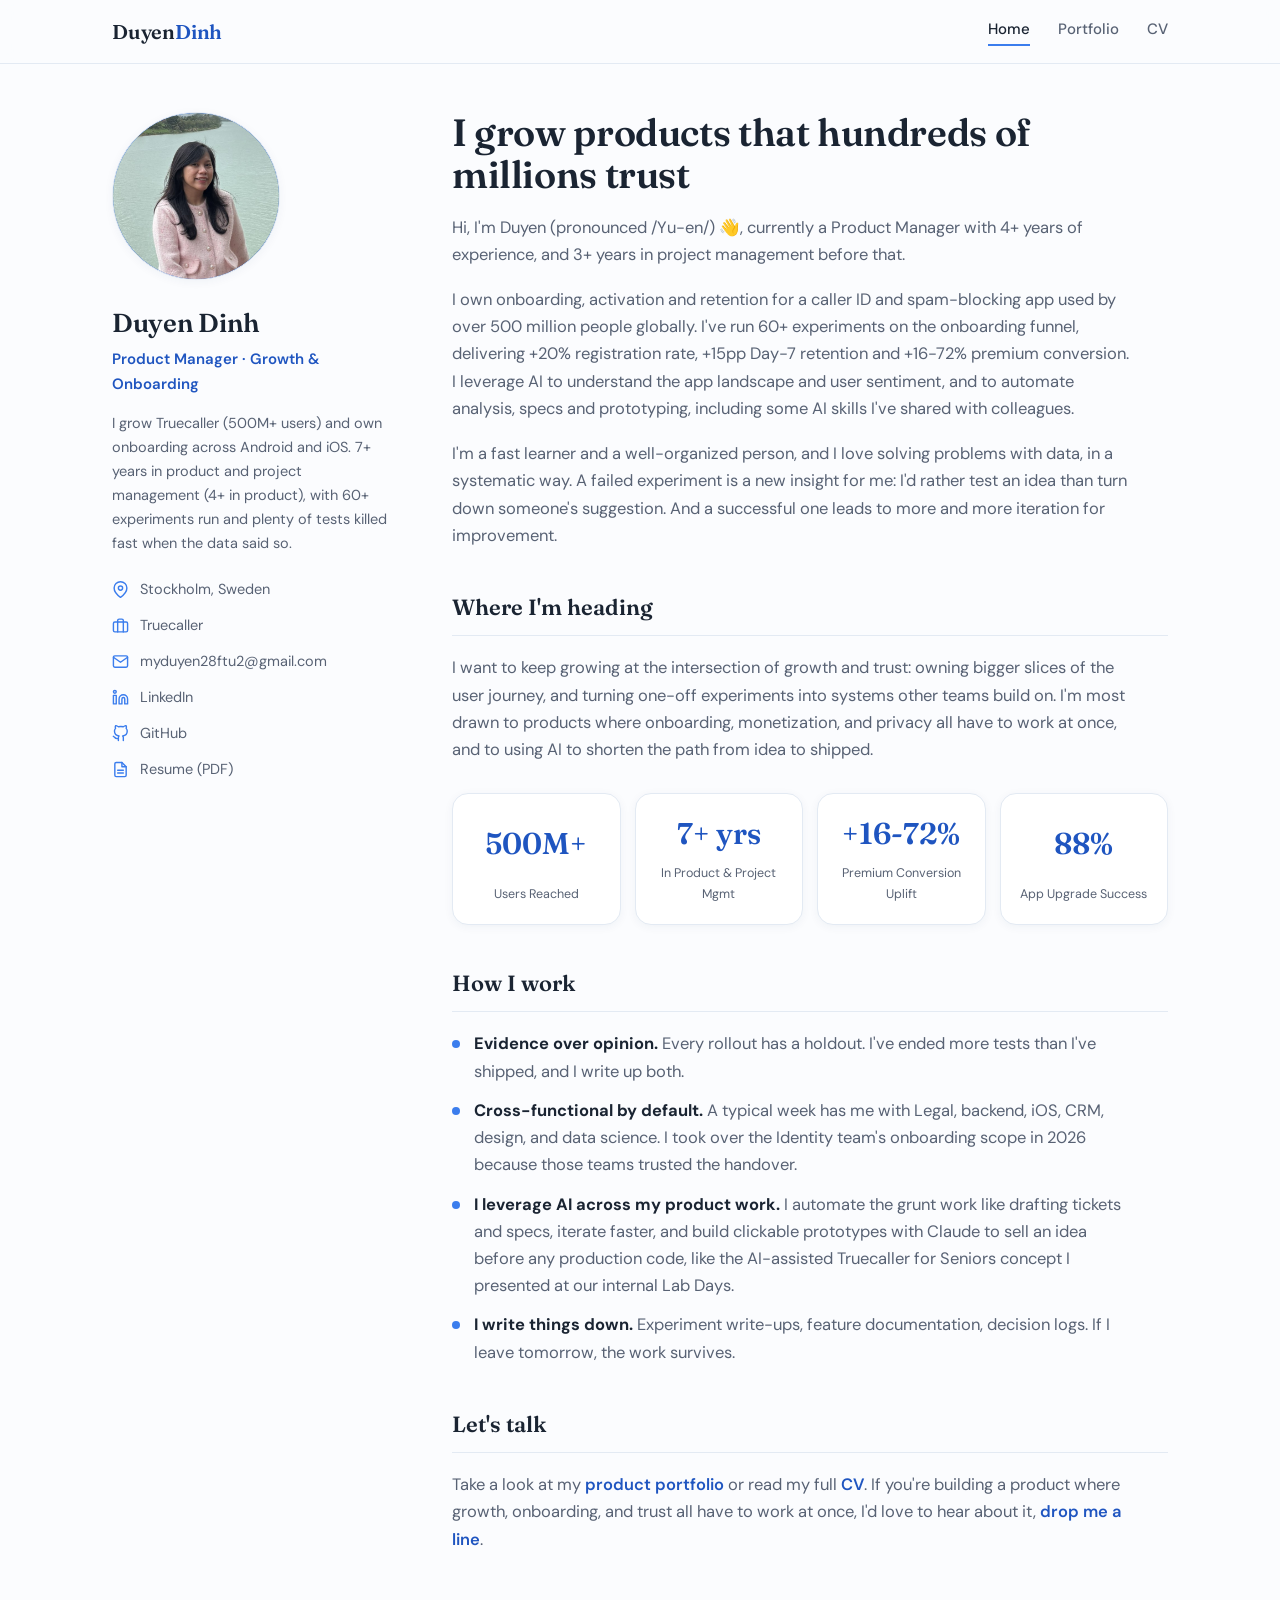
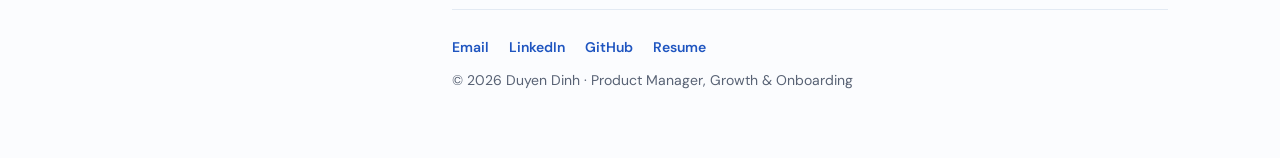
<file: index.html>
<!DOCTYPE html>
<html lang="en">
<head>
  <meta charset="UTF-8" />
  <meta name="viewport" content="width=device-width, initial-scale=1.0" />
  <title>Duyen Dinh · Product Manager, Growth &amp; Onboarding</title>
  <meta name="description" content="Product Manager at Truecaller. I own onboarding across Android and iOS for a caller ID app used by 500M+ people worldwide, and run growth experiments on the funnel." />

  <meta property="og:title" content="Duyen Dinh · Product Manager, Growth &amp; Onboarding" />
  <meta property="og:description" content="I own onboarding across Android and iOS at Truecaller (500M+ users) and run growth experiments on the funnel." />
  <meta property="og:type" content="website" />

  <link rel="preconnect" href="https://fonts.googleapis.com" />
  <link rel="preconnect" href="https://fonts.gstatic.com" crossorigin />
  <link href="https://fonts.googleapis.com/css2?family=Fraunces:opsz,wght@9..144,400;9..144,500;9..144,600;9..144,700&family=DM+Sans:wght@400;500;600;700&display=swap" rel="stylesheet" />

  <link rel="stylesheet" href="css/styles.css?v=5" />
</head>
<body>

  <!-- ===================== TOP NAV ===================== -->
  <header class="topnav">
    <div class="topnav__inner">
      <a href="#home" class="brand" data-nav>Duyen<span>Dinh</span></a>
      <nav class="topnav__links" aria-label="Primary">
        <a href="#home" data-nav>Home</a>
        <a href="#portfolio" data-nav>Portfolio</a>
        <a href="#cv" data-nav>CV</a>
      </nav>
      <button class="topnav__toggle" aria-label="Open menu" aria-expanded="false">
        <span></span><span></span><span></span>
      </button>
    </div>
  </header>

  <!-- ===================== LAYOUT ===================== -->
  <div class="layout">

    <!-- ---------- LEFT SIDEBAR ---------- -->
    <aside class="sidebar">
      <div class="avatar">
        <img src="assets/img/profile.jpg" alt="Duyen Dinh"
             onerror="this.closest('.avatar').classList.add('avatar--empty')" />
        <span class="avatar__mono">DD</span>
      </div>
      <h1 class="sidebar__name">Duyen Dinh</h1>
      <p class="sidebar__role">Product Manager · Growth &amp; Onboarding</p>
      <p class="sidebar__bio">
        I grow Truecaller (500M+ users) and own onboarding across Android and
        iOS. 7+ years in product and project management (4+ in product), with
        60+ experiments run and plenty of tests killed fast when the data said
        so.
      </p>

      <ul class="contact">
        <li>
          <svg class="ico" viewBox="0 0 24 24" fill="none" stroke="currentColor" stroke-width="2" stroke-linecap="round" stroke-linejoin="round"><path d="M21 10c0 7-9 13-9 13s-9-6-9-13a9 9 0 0 1 18 0z"></path><circle cx="12" cy="10" r="3"></circle></svg>
          <span>Stockholm, Sweden</span>
        </li>
        <li>
          <svg class="ico" viewBox="0 0 24 24" fill="none" stroke="currentColor" stroke-width="2" stroke-linecap="round" stroke-linejoin="round"><rect x="2" y="7" width="20" height="14" rx="2" ry="2"></rect><path d="M16 21V5a2 2 0 0 0-2-2h-4a2 2 0 0 0-2 2v16"></path></svg>
          <span>Truecaller</span>
        </li>
        <li>
          <svg class="ico" viewBox="0 0 24 24" fill="none" stroke="currentColor" stroke-width="2" stroke-linecap="round" stroke-linejoin="round"><path d="M4 4h16c1.1 0 2 .9 2 2v12c0 1.1-.9 2-2 2H4c-1.1 0-2-.9-2-2V6c0-1.1.9-2 2-2z"></path><polyline points="22,6 12,13 2,6"></polyline></svg>
          <a href="mailto:myduyen28ftu2@gmail.com">myduyen28ftu2@gmail.com</a>
        </li>
        <li>
          <svg class="ico" viewBox="0 0 24 24" fill="none" stroke="currentColor" stroke-width="2" stroke-linecap="round" stroke-linejoin="round"><path d="M16 8a6 6 0 0 1 6 6v7h-4v-7a2 2 0 0 0-2-2 2 2 0 0 0-2 2v7h-4v-7a6 6 0 0 1 6-6z"></path><rect x="2" y="9" width="4" height="12"></rect><circle cx="4" cy="4" r="2"></circle></svg>
          <a href="https://www.linkedin.com/in/duyen-dinh-dtmd/" target="_blank" rel="noopener">LinkedIn</a>
        </li>
        <li>
          <svg class="ico" viewBox="0 0 24 24" fill="none" stroke="currentColor" stroke-width="2" stroke-linecap="round" stroke-linejoin="round"><path d="M9 19c-5 1.5-5-2.5-7-3m14 6v-3.87a3.37 3.37 0 0 0-.94-2.61c3.14-.35 6.44-1.54 6.44-7A5.44 5.44 0 0 0 20 4.77 5.07 5.07 0 0 0 19.91 1S18.73.65 16 2.48a13.38 13.38 0 0 0-7 0C6.27.65 5.09 1 5.09 1A5.07 5.07 0 0 0 5 4.77a5.44 5.44 0 0 0-1.5 3.78c0 5.42 3.3 6.61 6.44 7A3.37 3.37 0 0 0 9 18.13V22"></path></svg>
          <a href="https://github.com/DuyenDinh" target="_blank" rel="noopener">GitHub</a>
        </li>
        <li>
          <svg class="ico" viewBox="0 0 24 24" fill="none" stroke="currentColor" stroke-width="2" stroke-linecap="round" stroke-linejoin="round"><path d="M14 2H6a2 2 0 0 0-2 2v16a2 2 0 0 0 2 2h12a2 2 0 0 0 2-2V8z"></path><polyline points="14 2 14 8 20 8"></polyline><line x1="16" y1="13" x2="8" y2="13"></line><line x1="16" y1="17" x2="8" y2="17"></line></svg>
          <a href="Duyen_Dinh_CV_2026.pdf" target="_blank" rel="noopener">Resume (PDF)</a>
        </li>
      </ul>
    </aside>

    <!-- ---------- RIGHT MAIN ---------- -->
    <main class="main">

      <!-- ============ HOME ============ -->
      <section class="page" id="home">
        <h2 class="page__title">I grow products that hundreds of millions trust</h2>
        <p class="body">
          Hi, I'm Duyen (pronounced /Yu-en/) 👋, currently a Product Manager with
          4+ years of experience, and 3+ years in project management before that.
        </p>
        <p class="body">
          I own onboarding, activation and retention for a caller ID and
          spam-blocking app used by over 500 million people globally. I've run 60+
          experiments on the onboarding funnel, delivering +20% registration rate,
          +15pp Day-7 retention and +16-72% premium conversion. I leverage AI to
          understand the app landscape and user sentiment, and to automate
          analysis, specs and prototyping, including some AI skills I've shared
          with colleagues.
        </p>
        <p class="body">
          I'm a fast learner and a well-organized person, and I love solving
          problems with data, in a systematic way. A failed experiment is a new
          insight for me: I'd rather test an idea than turn down someone's
          suggestion. And a successful one leads to more and more iteration for
          improvement.
        </p>

        <h3 class="subhead">Where I'm heading</h3>
        <p class="body">
          I want to keep growing at the intersection of growth and trust: owning
          bigger slices of the user journey, and turning one-off experiments into
          systems other teams build on. I'm most drawn to products where
          onboarding, monetization, and privacy all have to work at once, and to
          using AI to shorten the path from idea to shipped.
        </p>

        <div class="stats">
          <div class="stat"><span class="stat__num">500M+</span><span class="stat__label">Users Reached</span></div>
          <div class="stat"><span class="stat__num">7+ yrs</span><span class="stat__label">In Product &amp; Project Mgmt</span></div>
          <div class="stat"><span class="stat__num">+16-72%</span><span class="stat__label">Premium Conversion Uplift</span></div>
          <div class="stat"><span class="stat__num">88%</span><span class="stat__label">App Upgrade Success</span></div>
        </div>

        <h3 class="subhead">How I work</h3>
        <ul class="principles">
          <li><strong>Evidence over opinion.</strong> Every rollout has a holdout. I've ended more tests than I've shipped, and I write up both.</li>
          <li><strong>Cross-functional by default.</strong> A typical week has me with Legal, backend, iOS, CRM, design, and data science. I took over the Identity team's onboarding scope in 2026 because those teams trusted the handover.</li>
          <li><strong>I leverage AI across my product work.</strong> I automate the grunt work like drafting tickets and specs, iterate faster, and build clickable prototypes with Claude to sell an idea before any production code, like the AI-assisted Truecaller for Seniors concept I presented at our internal Lab Days.</li>
          <li><strong>I write things down.</strong> Experiment write-ups, feature documentation, decision logs. If I leave tomorrow, the work survives.</li>
        </ul>

        <h3 class="subhead">Let's talk</h3>
        <p class="body">
          Take a look at my <a href="#portfolio" data-nav>product portfolio</a> or
          read my full <a href="#cv" data-nav>CV</a>. If you're building a product
          where growth, onboarding, and trust all have to work at once, I'd love to
          hear about it, <a href="mailto:myduyen28ftu2@gmail.com">drop me a line</a>.
        </p>
      </section>

      <!-- ============ PORTFOLIO ============ -->
      <section class="page" id="portfolio">
        <h2 class="page__title">Selected Work</h2>
        <p class="lead">
          I own onboarding across Android and iOS at Truecaller: every screen
          between install and a working caller ID. Four projects that show how I
          work, each with a
          hypothesis, a holdout, and an honest result. Click any card to read the
          full story.
        </p>

        <div class="cases">

          <!-- 1 -->
          <article class="case">
            <div class="case__head">
              <div class="case__meta">
                <div class="tags"><span class="tag">Onboarding</span><span class="tag">Monetization</span><span class="tag">Experimentation</span></div>
                <h3 class="case__title"><a href="case-block-settings.html">Putting spam-protection choice into onboarding</a></h3>
                <p class="case__tagline">The setting users skipped, turned into an activation and premium step</p>
              </div>
              <div class="case__metric"><span class="case__metric-num">+16-72%</span><span class="case__metric-label">Premium conversion (market-dependent)</span></div>
            </div>
            <a class="case__link-full" href="case-block-settings.html">Read full case study →</a>
          </article>

          <!-- 2 -->
          <article class="case">
            <div class="case__head">
              <div class="case__meta">
                <div class="tags"><span class="tag">Funnel Optimization</span><span class="tag">UX</span><span class="tag">Global</span></div>
                <h3 class="case__title"><a href="case-onboarding-funnel.html">Fixing the leaking bucket: onboarding funnel optimization</a></h3>
                <p class="case__tagline">Analyzing the funnel to cut drop-off and unnecessary steps</p>
              </div>
              <div class="case__metric"><span class="case__metric-num">+20%</span><span class="case__metric-label">Registration rate (worldwide)</span></div>
            </div>
            <a class="case__link-full" href="case-onboarding-funnel.html">Read full case study →</a>
          </article>

          <!-- 3 -->
          <article class="case">
            <div class="case__head">
              <div class="case__meta">
                <div class="tags"><span class="tag">Retention</span><span class="tag">Experimentation</span><span class="tag">Global</span></div>
                <h3 class="case__title"><a href="case-retention.html">First-week retention, one experiment at a time</a></h3>
                <p class="case__tagline">Bridging the activation gap with a 7-day journey, tutorials, and localization</p>
              </div>
              <div class="case__metric"><span class="case__metric-num">+15pp</span><span class="case__metric-label">Day-7 retention (3 yrs)</span></div>
            </div>
            <a class="case__link-full" href="case-retention.html">Read full case study →</a>
          </article>

          <!-- 5 -->
          <article class="case">
            <div class="case__head">
              <div class="case__meta">
                <div class="tags"><span class="tag">Growth</span><span class="tag">Lifecycle</span><span class="tag">Trade-off Analysis</span></div>
                <h3 class="case__title"><a href="case-app-upgrade.html">Moving 136M users to a required app version</a></h3>
                <p class="case__tagline">An escalating ladder of nudges, balanced against uninstalls</p>
              </div>
              <div class="case__metric"><span class="case__metric-num">136M</span><span class="case__metric-label">DAU upgraded</span></div>
            </div>
            <a class="case__link-full" href="case-app-upgrade.html">Read full case study →</a>
          </article>

        </div>

        <h3 class="subhead">More at Truecaller</h3>
        <ul class="list">
          <li><strong>Shipping compliance as product.</strong> Turned age-verification laws (US states) and India's DPDPA into testable onboarding, shipped across 3 jurisdictions with no compliance incident and no hit to onboarding numbers.</li>
          <li><strong>Caller ID permission uplift.</strong> Re-designed the permission ask in onboarding (with a fix to cap re-prompts), lifting Caller ID grant rate 14% among exposed users in India.</li>
          <li><strong>Referrals revamp.</strong> Fixed a logging bug, added new trigger points and a custom Play Store listing, and A/B tested invite framing to turn referrals into a tracked funnel.</li>
          <li><strong>Vietnamese localization.</strong> Rewrote 15,400 words across the app, website, and store listing on my own initiative; added Amharic after user interviews.</li>
        </ul>

        <!-- Side projects -->
        <h2 class="page__title page__title--mt">Side Projects</h2>
        <p class="lead">
          I ship end-to-end, not just specs. Two iOS apps I built, designed, and
          submitted solo, using AI to move from idea to App Store.
        </p>
        <div class="apps">
          <article class="app">
            <div class="app__shot">
              <img src="assets/img/seen-screenshot.png" alt="Seen app screenshot" onerror="this.closest('.app__shot').classList.add('app__shot--empty')" />
              <div class="app__shot-fallback">Seen</div>
            </div>
            <div class="app__info">
              <h3 class="app__name"><a href="case-seen.html">Seen</a></h3>
              <p class="app__tag">Goal &amp; streak tracker for your lock screen</p>
              <p class="app__desc">A native iOS app built on the idea that "what gets seen gets done." Seen surfaces your goals and streaks right on your lock screen. SwiftUI and SwiftData, no paywall, no ads.</p>
              <a class="case__link-full" href="case-seen.html">Read the story →</a>
            </div>
          </article>
          <article class="app">
            <div class="app__shot">
              <img src="assets/img/lexiscan-screenshot.png" alt="Lexi Scan app screenshot" onerror="this.closest('.app__shot').classList.add('app__shot--empty')" />
              <div class="app__shot-fallback">Lexi&nbsp;Scan</div>
            </div>
            <div class="app__info">
              <h3 class="app__name"><a href="case-lexiscan.html">Lexi Scan</a></h3>
              <p class="app__tag">AI flashcards maker for language learners</p>
              <p class="app__desc">Scan any text and AI turns it into vocabulary flashcards you review with spaced repetition. Built with Expo and React Native, free to use, bring your own Gemini key.</p>
              <a class="case__link-full" href="case-lexiscan.html">Read the story →</a>
            </div>
          </article>
        </div>
      </section>

      <!-- ============ CV ============ -->
      <section class="page" id="cv">
        <div class="cv__head">
          <h2 class="page__title">Curriculum Vitae</h2>
          <a class="btn btn--soft btn--sm" href="Duyen_Dinh_CV_2026.pdf" target="_blank" rel="noopener">Download PDF</a>
        </div>

        <p class="lead">
          Product Manager with <strong>4+ years</strong> driving onboarding,
          activation, retention and monetization for a <strong>500M+</strong> user
          B2C mobile app, and <strong>3+ years</strong> in project management
          before moving into product. Ran <strong>60+</strong> experiments,
          delivering <strong>+20%</strong> registration rate,
          <strong>+15pp</strong> D7 retention and <strong>+16-72%</strong> premium
          conversion from onboarding. Use AI tools to automate team processes,
          analysis and prototyping, including an AI design review tool now used
          across the company. Strong in experimentation, SQL/BigQuery, funnel
          analysis and stakeholder management; well organized, resilient and a
          lifelong learner.
        </p>

        <h3 class="subhead">Professional Experience</h3>
        <div class="entry">
          <h4 class="entry__title">Product Manager, User Growth</h4>
          <p class="entry__org"><strong>Truecaller (True Software Scandinavia)</strong> · Stockholm, Sweden</p>
          <p class="entry__date">Jul 2022 – Present</p>
          <p class="entry__note">Truecaller is the top-1 Caller ID and spam protection app with 500M+ users worldwide. The team grew 200M+ users over the last 3 years.</p>
          <ul class="entry__list">
            <li>Own and optimize the onboarding funnel (registration and verification) on Android and iOS, improving registration rate by <strong>+20%</strong> worldwide through A/B tests.</li>
            <li>Designed and launched a 7-day new user experience in growth markets, increasing Day-7 retention by <strong>+15pp</strong> over 3 years, with push notifications educating new users about the app.</li>
            <li>Launched a protection level step in onboarding that links spam protection to Premium: <strong>4x</strong> more purchases in onboarding and <strong>+16-72%</strong> premium conversion across markets.</li>
            <li>Owned the app upgrade process, upgrading <strong>88%</strong> of app users to the target version; documented the process and handed it over to the Release team.</li>
            <li>Improved permission grant rates for core app functions by <strong>+14%</strong> for new users with a new onboarding flow, and by <strong>+7pp</strong> for existing users through an App Health Check screen.</li>
            <li>Navigated compliance changes across markets, working cross-functionally with Legal, Engineering and Product, shipping US age verification on Android and iOS on deadline, consent logging, GDPR and India DPDP requirements in onboarding.</li>
            <li>Awarded Special Recognition (2024) and Product Excellence (2025) Global Performance Awards; won 1st and 2nd place at company Lab Days (2026).</li>
          </ul>
        </div>
        <div class="entry">
          <h4 class="entry__title">Business Development Team Leader and Project Manager, start-up investment projects</h4>
          <p class="entry__org"><strong>National One-stop Services and Investment (NSO)</strong> · Vietnam</p>
          <p class="entry__date">Nov 2017 – May 2020</p>
          <p class="entry__note">NSO provides consulting and operational support for foreign investors.</p>
          <ul class="entry__list">
            <li>Developed the business development strategy and launched new rental property offerings in emerging industrial areas, supporting 100+ service apartments and office buildings.</li>
            <li>Delivered <strong>120%</strong> and <strong>135%</strong> of annual revenue targets in 2018 and 2019.</li>
            <li>Built and iterated operational processes using HQ playbooks; supported the CEO and served as the main contact for foreign investors, preparing investor pitches and documentation.</li>
          </ul>
        </div>

        <h3 class="subhead">Education</h3>
        <div class="entry">
          <h4 class="entry__title">M.Sc. Innovation and Industrial Management</h4>
          <p class="entry__org"><strong>School of Business, Economics and Law at the University of Gothenburg</strong> · Sweden</p>
          <p class="entry__date">2020 – 2022</p>
          <ul class="entry__list">
            <li>Swedish Institute Scholarship for Global Professionals, awarded to 350 scholars worldwide (acceptance rate 3-4%).</li>
            <li>14/15 courses passed with distinction. Student Ambassador.</li>
            <li>Virtual Innovation Course project in collaboration with consulting firm CGI.</li>
          </ul>
        </div>
        <div class="entry">
          <h4 class="entry__title">Master in Management (Exchange Semester)</h4>
          <p class="entry__org"><strong>ESSEC Business School</strong> · France</p>
          <p class="entry__date">2021</p>
          <ul class="entry__list"><li>Exchange semester, top 3 business school in France.</li></ul>
        </div>
        <div class="entry">
          <h4 class="entry__title">Bachelor's degree in International Business Economics</h4>
          <p class="entry__org"><strong>Foreign Trade University</strong> · Vietnam</p>
          <p class="entry__date">2014 – 2018</p>
          <ul class="entry__list">
            <li>GPA 3.6/4, top 7% among the Bachelor of Economics class of 2018.</li>
            <li>Luong Van Can scholarship for the top 10% of students, covering tuition fee and monthly support.</li>
          </ul>
        </div>

        <h3 class="subhead">Languages &amp; Other Skills</h3>
        <dl class="deflist">
          <div><dt>Languages</dt><dd>English fluent (C2), Swedish professional (B2), Vietnamese mother tongue.</dd></div>
          <div><dt>Technical skills</dt><dd>SQL/BigQuery (advanced), Looker Studio, Confidence, Firebase A/B testing, Jira, Claude and Claude Code, building AI agents and skills for team workflows, AI prototyping (vibe coding), automated analysis and reporting.</dd></div>
          <div><dt>Product skills</dt><dd>Product strategy, product discovery and user research, roadmapping and prioritization, experimentation and A/B testing, funnel optimization, onboarding and activation, retention and lifecycle (CRM, push), monetization and subscriptions, data-driven decision making, cross-functional stakeholder management, compliance.</dd></div>
          <div><dt>Certifications</dt><dd>Professional Scrum Product Owner I &amp; II (Scrum.org, 2023 &amp; 2024). Google Data Analytics Professional Certificate (2021).</dd></div>
        </dl>

        <h3 class="subhead">Activities &amp; Interests</h3>
        <ul class="list">
          <li><strong>2020 – 2021</strong> · Project Manager, Swedish Institute Network Innovation Board. Led board initiatives and managed member projects and events (Sweden).</li>
          <li><strong>2014 – 2017</strong> · President, University Japanese Club. Organized 100+ events, biggest gathering ~3,000 students across colleges (Vietnam).</li>
          <li><strong>Interests</strong> · Travel (35+ countries) and piano (10 years of playing).</li>
        </ul>
        <p class="cv__refs">References available upon request.</p>
      </section>

      <footer class="footer">
        <div class="footer__links">
          <a href="mailto:myduyen28ftu2@gmail.com">Email</a>
          <a href="https://www.linkedin.com/in/duyen-dinh-dtmd/" target="_blank" rel="noopener">LinkedIn</a>
          <a href="https://github.com/DuyenDinh" target="_blank" rel="noopener">GitHub</a>
          <a href="Duyen_Dinh_CV_2026.pdf" target="_blank" rel="noopener">Resume</a>
        </div>
        <span>© 2026 Duyen Dinh · Product Manager, Growth &amp; Onboarding</span>
      </footer>

    </main>
  </div>

  <script src="js/main.js"></script>

  <!-- Analytics: create a free account at goatcounter.com, register your site,
       then replace YOURCODE below with your code. Inactive until you do. -->
  <script data-goatcounter="https://YOURCODE.goatcounter.com/count" async src="//gc.zgo.at/count.js"></script>
</body>
</html>
</file>
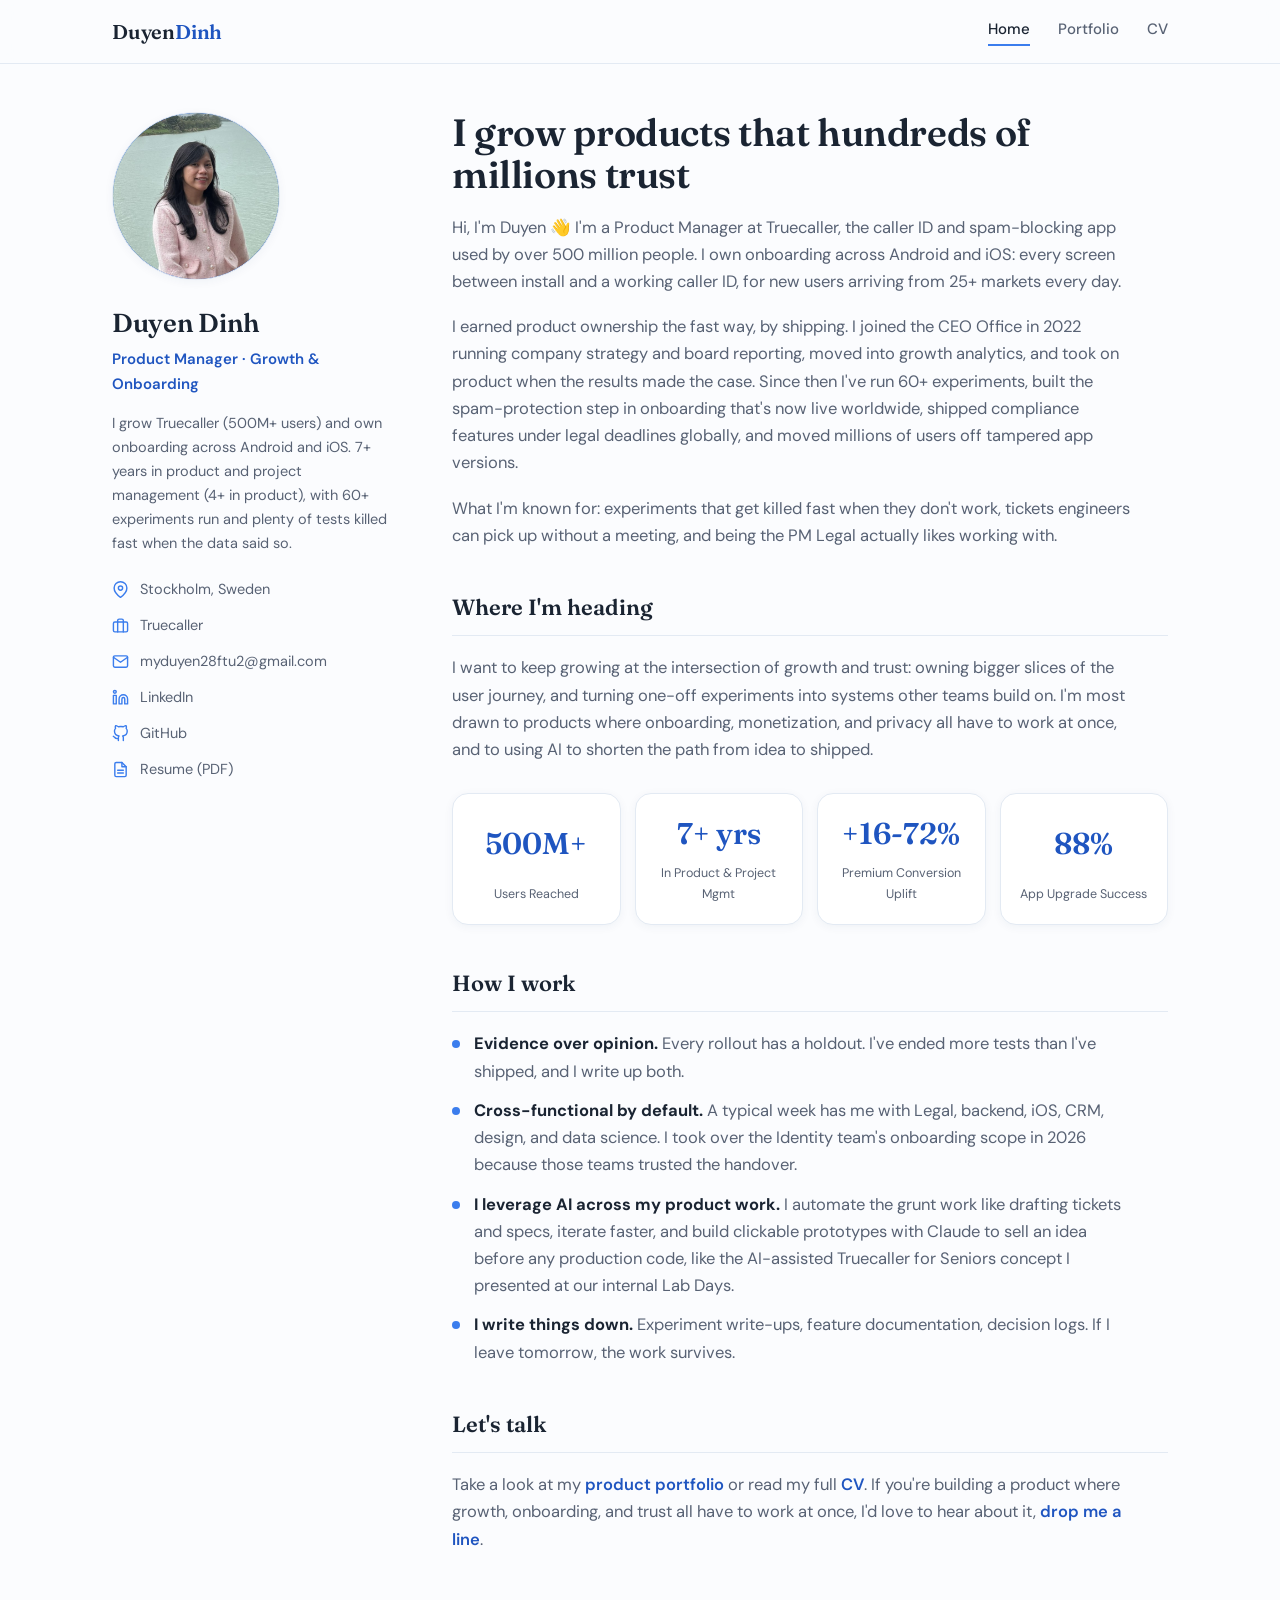
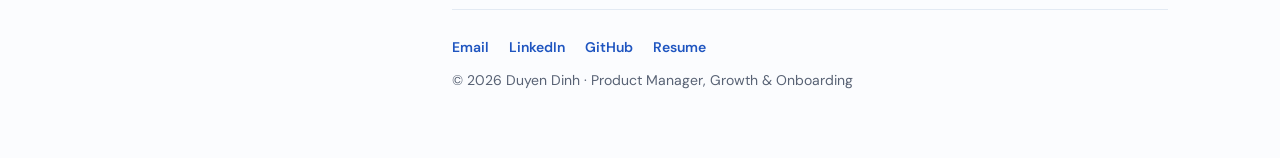
<file: upload/index.html>
<!DOCTYPE html>
<html lang="en">
<head>
  <meta charset="UTF-8" />
  <meta name="viewport" content="width=device-width, initial-scale=1.0" />
  <title>Duyen Dinh · Product Manager, Growth &amp; Onboarding</title>
  <meta name="description" content="Product Manager at Truecaller. I own onboarding across Android and iOS for a caller ID app used by 500M+ people, and run growth experiments across 25+ markets." />

  <meta property="og:title" content="Duyen Dinh · Product Manager, Growth &amp; Onboarding" />
  <meta property="og:description" content="I own onboarding across Android and iOS at Truecaller (500M+ users) and run growth experiments across 25+ markets." />
  <meta property="og:type" content="website" />

  <link rel="preconnect" href="https://fonts.googleapis.com" />
  <link rel="preconnect" href="https://fonts.gstatic.com" crossorigin />
  <link href="https://fonts.googleapis.com/css2?family=Fraunces:opsz,wght@9..144,400;9..144,500;9..144,600;9..144,700&family=DM+Sans:wght@400;500;600;700&display=swap" rel="stylesheet" />

  <link rel="stylesheet" href="css/styles.css?v=5" />
</head>
<body>

  <!-- ===================== TOP NAV ===================== -->
  <header class="topnav">
    <div class="topnav__inner">
      <a href="#home" class="brand" data-nav>Duyen<span>Dinh</span></a>
      <nav class="topnav__links" aria-label="Primary">
        <a href="#home" data-nav>Home</a>
        <a href="#portfolio" data-nav>Portfolio</a>
        <a href="#cv" data-nav>CV</a>
      </nav>
      <button class="topnav__toggle" aria-label="Open menu" aria-expanded="false">
        <span></span><span></span><span></span>
      </button>
    </div>
  </header>

  <!-- ===================== LAYOUT ===================== -->
  <div class="layout">

    <!-- ---------- LEFT SIDEBAR ---------- -->
    <aside class="sidebar">
      <div class="avatar">
        <img src="assets/img/profile.jpg" alt="Duyen Dinh"
             onerror="this.closest('.avatar').classList.add('avatar--empty')" />
        <span class="avatar__mono">DD</span>
      </div>
      <h1 class="sidebar__name">Duyen Dinh</h1>
      <p class="sidebar__role">Product Manager · Growth &amp; Onboarding</p>
      <p class="sidebar__bio">
        I grow Truecaller (500M+ users) and own onboarding across Android and
        iOS. 7+ years in product and project management (4+ in product), with
        60+ experiments run and plenty of tests killed fast when the data said
        so.
      </p>

      <ul class="contact">
        <li>
          <svg class="ico" viewBox="0 0 24 24" fill="none" stroke="currentColor" stroke-width="2" stroke-linecap="round" stroke-linejoin="round"><path d="M21 10c0 7-9 13-9 13s-9-6-9-13a9 9 0 0 1 18 0z"></path><circle cx="12" cy="10" r="3"></circle></svg>
          <span>Stockholm, Sweden</span>
        </li>
        <li>
          <svg class="ico" viewBox="0 0 24 24" fill="none" stroke="currentColor" stroke-width="2" stroke-linecap="round" stroke-linejoin="round"><rect x="2" y="7" width="20" height="14" rx="2" ry="2"></rect><path d="M16 21V5a2 2 0 0 0-2-2h-4a2 2 0 0 0-2 2v16"></path></svg>
          <span>Truecaller</span>
        </li>
        <li>
          <svg class="ico" viewBox="0 0 24 24" fill="none" stroke="currentColor" stroke-width="2" stroke-linecap="round" stroke-linejoin="round"><path d="M4 4h16c1.1 0 2 .9 2 2v12c0 1.1-.9 2-2 2H4c-1.1 0-2-.9-2-2V6c0-1.1.9-2 2-2z"></path><polyline points="22,6 12,13 2,6"></polyline></svg>
          <a href="mailto:myduyen28ftu2@gmail.com">myduyen28ftu2@gmail.com</a>
        </li>
        <li>
          <svg class="ico" viewBox="0 0 24 24" fill="none" stroke="currentColor" stroke-width="2" stroke-linecap="round" stroke-linejoin="round"><path d="M16 8a6 6 0 0 1 6 6v7h-4v-7a2 2 0 0 0-2-2 2 2 0 0 0-2 2v7h-4v-7a6 6 0 0 1 6-6z"></path><rect x="2" y="9" width="4" height="12"></rect><circle cx="4" cy="4" r="2"></circle></svg>
          <a href="https://www.linkedin.com/in/duyen-dinh-dtmd/" target="_blank" rel="noopener">LinkedIn</a>
        </li>
        <li>
          <svg class="ico" viewBox="0 0 24 24" fill="none" stroke="currentColor" stroke-width="2" stroke-linecap="round" stroke-linejoin="round"><path d="M9 19c-5 1.5-5-2.5-7-3m14 6v-3.87a3.37 3.37 0 0 0-.94-2.61c3.14-.35 6.44-1.54 6.44-7A5.44 5.44 0 0 0 20 4.77 5.07 5.07 0 0 0 19.91 1S18.73.65 16 2.48a13.38 13.38 0 0 0-7 0C6.27.65 5.09 1 5.09 1A5.07 5.07 0 0 0 5 4.77a5.44 5.44 0 0 0-1.5 3.78c0 5.42 3.3 6.61 6.44 7A3.37 3.37 0 0 0 9 18.13V22"></path></svg>
          <a href="https://github.com/DuyenDinh" target="_blank" rel="noopener">GitHub</a>
        </li>
        <li>
          <svg class="ico" viewBox="0 0 24 24" fill="none" stroke="currentColor" stroke-width="2" stroke-linecap="round" stroke-linejoin="round"><path d="M14 2H6a2 2 0 0 0-2 2v16a2 2 0 0 0 2 2h12a2 2 0 0 0 2-2V8z"></path><polyline points="14 2 14 8 20 8"></polyline><line x1="16" y1="13" x2="8" y2="13"></line><line x1="16" y1="17" x2="8" y2="17"></line></svg>
          <a href="Duyen_Dinh_CV_2026.pdf" target="_blank" rel="noopener">Resume (PDF)</a>
        </li>
      </ul>
    </aside>

    <!-- ---------- RIGHT MAIN ---------- -->
    <main class="main">

      <!-- ============ HOME ============ -->
      <section class="page" id="home">
        <h2 class="page__title">I grow products that hundreds of millions trust</h2>
        <p class="body">
          Hi, I'm Duyen 👋 I'm a Product Manager at Truecaller, the caller ID and
          spam-blocking app used by over 500 million people. I own onboarding across
          Android and iOS: every screen between install and a working caller ID, for
          new users arriving from 25+ markets every day.
        </p>
        <p class="body">
          I earned product ownership the fast way, by shipping. I joined the CEO
          Office in 2022 running company strategy and board reporting, moved into
          growth analytics, and took on product when the results made the case.
          Since then I've run 60+ experiments, built the spam-protection step in
          onboarding that's now live worldwide, shipped compliance features under
          legal deadlines globally, and moved millions of users off tampered app
          versions.
        </p>
        <p class="body">
          What I'm known for: experiments that get killed fast when they don't
          work, tickets engineers can pick up without a meeting, and being the PM
          Legal actually likes working with.
        </p>

        <h3 class="subhead">Where I'm heading</h3>
        <p class="body">
          I want to keep growing at the intersection of growth and trust: owning
          bigger slices of the user journey, and turning one-off experiments into
          systems other teams build on. I'm most drawn to products where
          onboarding, monetization, and privacy all have to work at once, and to
          using AI to shorten the path from idea to shipped.
        </p>

        <div class="stats">
          <div class="stat"><span class="stat__num">500M+</span><span class="stat__label">Users Reached</span></div>
          <div class="stat"><span class="stat__num">7+ yrs</span><span class="stat__label">In Product &amp; Project Mgmt</span></div>
          <div class="stat"><span class="stat__num">+16-72%</span><span class="stat__label">Premium Conversion Uplift</span></div>
          <div class="stat"><span class="stat__num">88%</span><span class="stat__label">App Upgrade Success</span></div>
        </div>

        <h3 class="subhead">How I work</h3>
        <ul class="principles">
          <li><strong>Evidence over opinion.</strong> Every rollout has a holdout. I've ended more tests than I've shipped, and I write up both.</li>
          <li><strong>Cross-functional by default.</strong> A typical week has me with Legal, backend, iOS, CRM, design, and data science. I took over the Identity team's onboarding scope in 2026 because those teams trusted the handover.</li>
          <li><strong>I leverage AI across my product work.</strong> I automate the grunt work like drafting tickets and specs, iterate faster, and build clickable prototypes with Claude to sell an idea before any production code, like the AI-assisted Truecaller for Seniors concept I presented at our internal Lab Days.</li>
          <li><strong>I write things down.</strong> Experiment write-ups, feature documentation, decision logs. If I leave tomorrow, the work survives.</li>
        </ul>

        <h3 class="subhead">Let's talk</h3>
        <p class="body">
          Take a look at my <a href="#portfolio" data-nav>product portfolio</a> or
          read my full <a href="#cv" data-nav>CV</a>. If you're building a product
          where growth, onboarding, and trust all have to work at once, I'd love to
          hear about it, <a href="mailto:myduyen28ftu2@gmail.com">drop me a line</a>.
        </p>
      </section>

      <!-- ============ PORTFOLIO ============ -->
      <section class="page" id="portfolio">
        <h2 class="page__title">Selected Work</h2>
        <p class="lead">
          I own onboarding across Android and iOS at Truecaller: every screen
          between install and a working caller ID. Four projects that show how I
          work, each with a
          hypothesis, a holdout, and an honest result. Click any card to read the
          full story.
        </p>

        <div class="cases">

          <!-- 1 -->
          <article class="case">
            <div class="case__head">
              <div class="case__meta">
                <div class="tags"><span class="tag">Onboarding</span><span class="tag">Monetization</span><span class="tag">Experimentation</span></div>
                <h3 class="case__title"><a href="case-block-settings.html">Putting spam-protection choice into onboarding</a></h3>
                <p class="case__tagline">The setting users skipped, turned into an activation and premium step</p>
              </div>
              <div class="case__metric"><span class="case__metric-num">+16-72%</span><span class="case__metric-label">Premium conversion (market-dependent)</span></div>
            </div>
            <a class="case__link-full" href="case-block-settings.html">Read full case study →</a>
          </article>

          <!-- 2 -->
          <article class="case">
            <div class="case__head">
              <div class="case__meta">
                <div class="tags"><span class="tag">Funnel Optimization</span><span class="tag">UX</span><span class="tag">Global</span></div>
                <h3 class="case__title"><a href="case-onboarding-funnel.html">Fixing the leaking bucket: onboarding funnel optimization</a></h3>
                <p class="case__tagline">Analyzing the funnel to cut drop-off and unnecessary steps</p>
              </div>
              <div class="case__metric"><span class="case__metric-num">+20%</span><span class="case__metric-label">Registration rate (worldwide)</span></div>
            </div>
            <a class="case__link-full" href="case-onboarding-funnel.html">Read full case study →</a>
          </article>

          <!-- 3 -->
          <article class="case">
            <div class="case__head">
              <div class="case__meta">
                <div class="tags"><span class="tag">Retention</span><span class="tag">Experimentation</span><span class="tag">Global</span></div>
                <h3 class="case__title"><a href="case-retention.html">First-week retention, one experiment at a time</a></h3>
                <p class="case__tagline">Bridging the activation gap with a 7-day journey, tutorials, and localization</p>
              </div>
              <div class="case__metric"><span class="case__metric-num">+15pp</span><span class="case__metric-label">Day-7 retention (3 yrs)</span></div>
            </div>
            <a class="case__link-full" href="case-retention.html">Read full case study →</a>
          </article>

          <!-- 5 -->
          <article class="case">
            <div class="case__head">
              <div class="case__meta">
                <div class="tags"><span class="tag">Growth</span><span class="tag">Lifecycle</span><span class="tag">Trade-off Analysis</span></div>
                <h3 class="case__title"><a href="case-app-upgrade.html">Moving 136M users to a required app version</a></h3>
                <p class="case__tagline">An escalating ladder of nudges, balanced against uninstalls</p>
              </div>
              <div class="case__metric"><span class="case__metric-num">136M</span><span class="case__metric-label">DAU upgraded</span></div>
            </div>
            <a class="case__link-full" href="case-app-upgrade.html">Read full case study →</a>
          </article>

        </div>

        <h3 class="subhead">More at Truecaller</h3>
        <ul class="list">
          <li><strong>Shipping compliance as product.</strong> Turned age-verification laws (US states) and India's DPDPA into testable onboarding, shipped across 3 jurisdictions with no compliance incident and no hit to onboarding numbers.</li>
          <li><strong>Caller ID permission uplift.</strong> Re-designed the permission ask in onboarding (with a fix to cap re-prompts), lifting Caller ID grant rate 14% among exposed users in India.</li>
          <li><strong>Referrals revamp.</strong> Fixed a logging bug, added new trigger points and a custom Play Store listing, and A/B tested invite framing to turn referrals into a tracked funnel.</li>
          <li><strong>Vietnamese localization.</strong> Rewrote 15,400 words across the app, website, and store listing on my own initiative; added Amharic after user interviews.</li>
        </ul>

        <!-- Side projects -->
        <h2 class="page__title page__title--mt">Side Projects</h2>
        <p class="lead">
          I ship end-to-end, not just specs. Two iOS apps I built, designed, and
          submitted solo, using AI to move from idea to App Store.
        </p>
        <div class="apps">
          <article class="app">
            <div class="app__shot">
              <img src="assets/img/seen-screenshot.png" alt="Seen app screenshot" onerror="this.closest('.app__shot').classList.add('app__shot--empty')" />
              <div class="app__shot-fallback">Seen</div>
            </div>
            <div class="app__info">
              <h3 class="app__name"><a href="case-seen.html">Seen</a></h3>
              <p class="app__tag">Goal &amp; streak tracker for your lock screen</p>
              <p class="app__desc">A native iOS app built on the idea that "what gets seen gets done." Seen surfaces your goals and streaks right on your lock screen. SwiftUI and SwiftData, no paywall, no ads.</p>
              <a class="case__link-full" href="case-seen.html">Read the story →</a>
            </div>
          </article>
          <article class="app">
            <div class="app__shot">
              <img src="assets/img/lexiscan-screenshot.png" alt="Lexi Scan app screenshot" onerror="this.closest('.app__shot').classList.add('app__shot--empty')" />
              <div class="app__shot-fallback">Lexi&nbsp;Scan</div>
            </div>
            <div class="app__info">
              <h3 class="app__name"><a href="case-lexiscan.html">Lexi Scan</a></h3>
              <p class="app__tag">AI flashcards maker for language learners</p>
              <p class="app__desc">Scan any text and AI turns it into vocabulary flashcards you review with spaced repetition. Built with Expo and React Native, free to use, bring your own Gemini key.</p>
              <a class="case__link-full" href="case-lexiscan.html">Read the story →</a>
            </div>
          </article>
        </div>
      </section>

      <!-- ============ CV ============ -->
      <section class="page" id="cv">
        <div class="cv__head">
          <h2 class="page__title">Curriculum Vitae</h2>
          <a class="btn btn--soft btn--sm" href="Duyen_Dinh_CV_2026.pdf" target="_blank" rel="noopener">Download PDF</a>
        </div>

        <p class="lead">
          Product Manager with <strong>4+ years</strong> driving onboarding,
          activation, retention and monetization for a <strong>500M+</strong> user
          B2C mobile app, and <strong>3+ years</strong> in project management
          before moving into product. Ran <strong>60+</strong> experiments,
          delivering <strong>+20%</strong> registration rate,
          <strong>+15pp</strong> D7 retention and <strong>+16-72%</strong> premium
          conversion from onboarding. Use AI tools to automate team processes,
          analysis and prototyping, including an AI design review tool now used
          across the company. Strong in experimentation, SQL/BigQuery, funnel
          analysis and stakeholder management; well organized, resilient and a
          lifelong learner.
        </p>

        <h3 class="subhead">Professional Experience</h3>
        <div class="entry">
          <h4 class="entry__title">Product Manager, User Growth</h4>
          <p class="entry__org"><strong>Truecaller (True Software Scandinavia)</strong> · Stockholm, Sweden</p>
          <p class="entry__date">Jul 2022 – Present</p>
          <p class="entry__note">Truecaller is the top-1 Caller ID and spam protection app with 500M+ users worldwide. The team grew 200M+ users over the last 3 years.</p>
          <ul class="entry__list">
            <li>Own and optimize the onboarding funnel (registration and verification) on Android and iOS, improving registration rate by <strong>+20%</strong> worldwide through A/B tests.</li>
            <li>Designed and launched a 7-day new user experience in growth markets, increasing Day-7 retention by <strong>+15pp</strong> over 3 years, with push notifications educating new users about the app.</li>
            <li>Launched a protection level step in onboarding that links spam protection to Premium: <strong>4x</strong> more purchases in onboarding and <strong>+16-72%</strong> premium conversion across markets.</li>
            <li>Owned the app upgrade process, upgrading <strong>88%</strong> of app users to the target version; documented the process and handed it over to the Release team.</li>
            <li>Improved permission grant rates for core app functions by <strong>+14%</strong> for new users with a new onboarding flow, and by <strong>+7pp</strong> for existing users through an App Health Check screen.</li>
            <li>Navigated compliance changes across markets, working cross-functionally with Legal, Engineering and Product, shipping US age verification on Android and iOS on deadline, consent logging, GDPR and India DPDP requirements in onboarding.</li>
            <li>Awarded Special Recognition (2024) and Product Excellence (2025) Global Performance Awards; won 1st and 2nd place at company Lab Days (2026).</li>
          </ul>
        </div>
        <div class="entry">
          <h4 class="entry__title">Business Development Team Leader and Project Manager, start-up investment projects</h4>
          <p class="entry__org"><strong>National One-stop Services and Investment (NSO)</strong> · Vietnam</p>
          <p class="entry__date">Nov 2017 – May 2020</p>
          <p class="entry__note">NSO provides consulting and operational support for foreign investors.</p>
          <ul class="entry__list">
            <li>Developed the business development strategy and launched new rental property offerings in emerging industrial areas, supporting 100+ service apartments and office buildings.</li>
            <li>Delivered <strong>120%</strong> and <strong>135%</strong> of annual revenue targets in 2018 and 2019.</li>
            <li>Built and iterated operational processes using HQ playbooks; supported the CEO and served as the main contact for foreign investors, preparing investor pitches and documentation.</li>
          </ul>
        </div>

        <h3 class="subhead">Education</h3>
        <div class="entry">
          <h4 class="entry__title">M.Sc. Innovation and Industrial Management</h4>
          <p class="entry__org"><strong>School of Business, Economics and Law at the University of Gothenburg</strong> · Sweden</p>
          <p class="entry__date">2020 – 2022</p>
          <ul class="entry__list">
            <li>Swedish Institute Scholarship for Global Professionals, awarded to 350 scholars worldwide (acceptance rate 3-4%).</li>
            <li>14/15 courses passed with distinction. Student Ambassador.</li>
            <li>Virtual Innovation Course project in collaboration with consulting firm CGI.</li>
          </ul>
        </div>
        <div class="entry">
          <h4 class="entry__title">Master in Management (Exchange Semester)</h4>
          <p class="entry__org"><strong>ESSEC Business School</strong> · France</p>
          <p class="entry__date">2021</p>
          <ul class="entry__list"><li>Exchange semester, top 3 business school in France.</li></ul>
        </div>
        <div class="entry">
          <h4 class="entry__title">Bachelor's degree in International Business Economics</h4>
          <p class="entry__org"><strong>Foreign Trade University</strong> · Vietnam</p>
          <p class="entry__date">2014 – 2018</p>
          <ul class="entry__list">
            <li>GPA 3.6/4, top 7% among the Bachelor of Economics class of 2018.</li>
            <li>Luong Van Can scholarship for the top 10% of students, covering tuition fee and monthly support.</li>
          </ul>
        </div>

        <h3 class="subhead">Languages &amp; Other Skills</h3>
        <dl class="deflist">
          <div><dt>Languages</dt><dd>English fluent (C2), Swedish professional (B2), Vietnamese mother tongue.</dd></div>
          <div><dt>Technical skills</dt><dd>SQL/BigQuery (advanced), Looker Studio, Confidence, Firebase A/B testing, Jira, Claude and Claude Code, building AI agents and skills for team workflows, AI prototyping (vibe coding), automated analysis and reporting.</dd></div>
          <div><dt>Product skills</dt><dd>Product strategy, product discovery and user research, roadmapping and prioritization, experimentation and A/B testing, funnel optimization, onboarding and activation, retention and lifecycle (CRM, push), monetization and subscriptions, data-driven decision making, cross-functional stakeholder management, compliance.</dd></div>
          <div><dt>Certifications</dt><dd>Professional Scrum Product Owner I &amp; II (Scrum.org, 2023 &amp; 2024). Google Data Analytics Professional Certificate (2021).</dd></div>
        </dl>

        <h3 class="subhead">Activities &amp; Interests</h3>
        <ul class="list">
          <li><strong>2020 – 2021</strong> · Project Manager, Swedish Institute Network Innovation Board. Led board initiatives and managed member projects and events (Sweden).</li>
          <li><strong>2014 – 2017</strong> · President, University Japanese Club. Organized 100+ events, biggest gathering ~3,000 students across colleges (Vietnam).</li>
          <li><strong>Interests</strong> · Travel (35+ countries) and piano (10 years of playing).</li>
        </ul>
        <p class="cv__refs">References available upon request.</p>
      </section>

      <footer class="footer">
        <div class="footer__links">
          <a href="mailto:myduyen28ftu2@gmail.com">Email</a>
          <a href="https://www.linkedin.com/in/duyen-dinh-dtmd/" target="_blank" rel="noopener">LinkedIn</a>
          <a href="https://github.com/DuyenDinh" target="_blank" rel="noopener">GitHub</a>
          <a href="Duyen_Dinh_CV_2026.pdf" target="_blank" rel="noopener">Resume</a>
        </div>
        <span>© 2026 Duyen Dinh · Product Manager, Growth &amp; Onboarding</span>
      </footer>

    </main>
  </div>

  <script src="js/main.js"></script>

  <!-- Analytics: create a free account at goatcounter.com, register your site,
       then replace YOURCODE below with your code. Inactive until you do. -->
  <script data-goatcounter="https://YOURCODE.goatcounter.com/count" async src="//gc.zgo.at/count.js"></script>
</body>
</html>
</file>
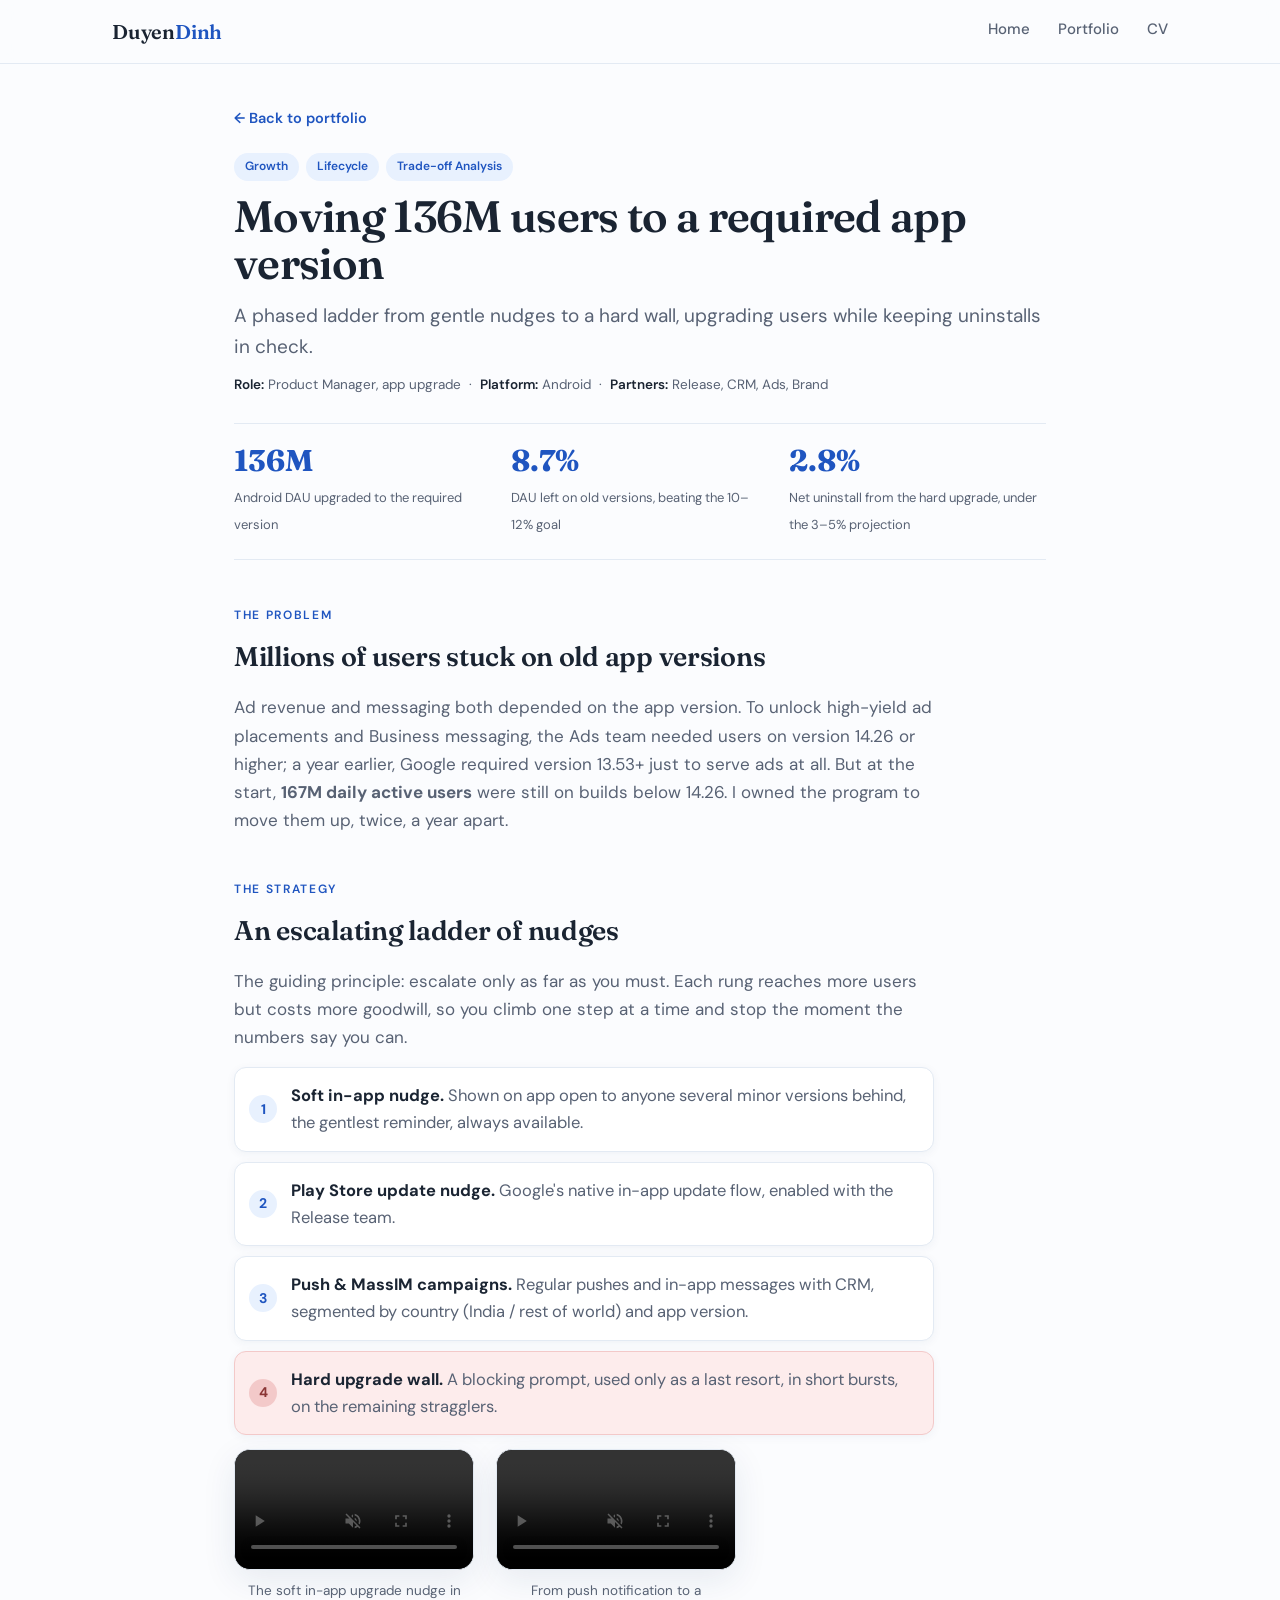
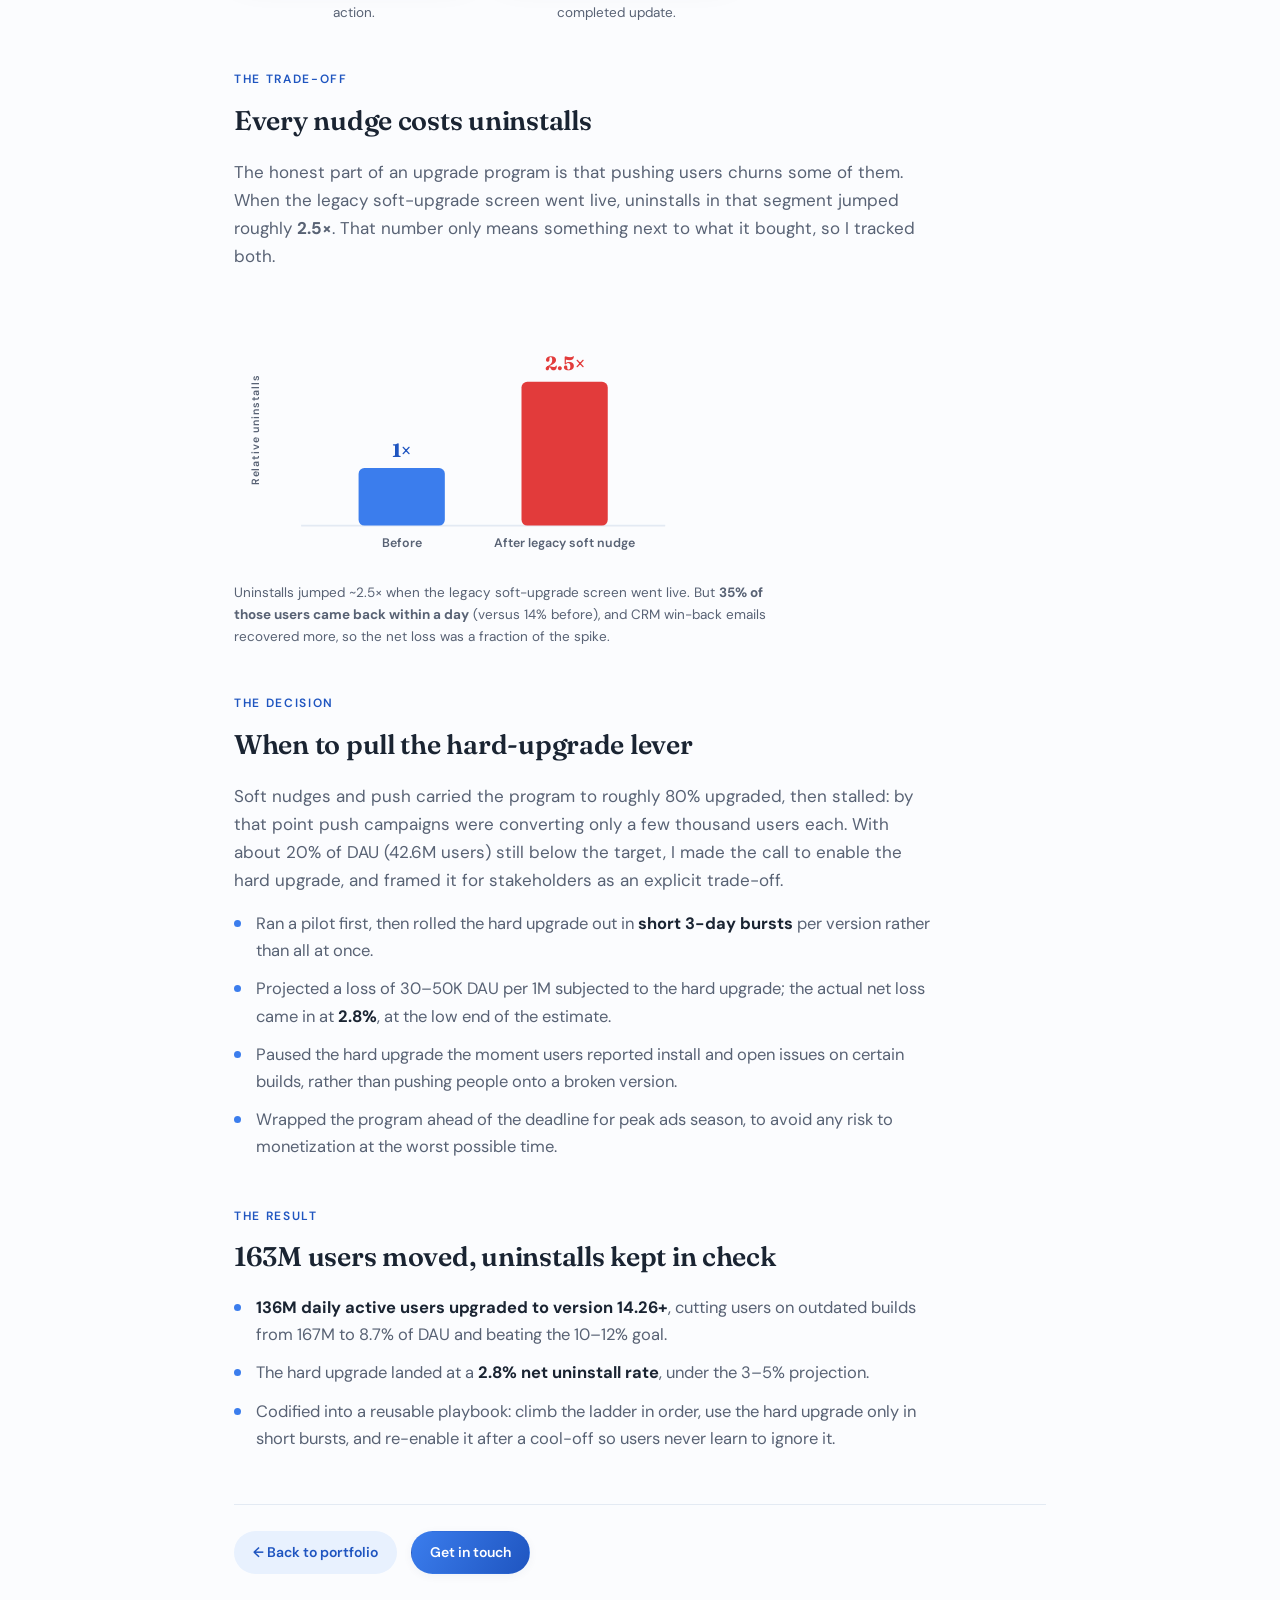
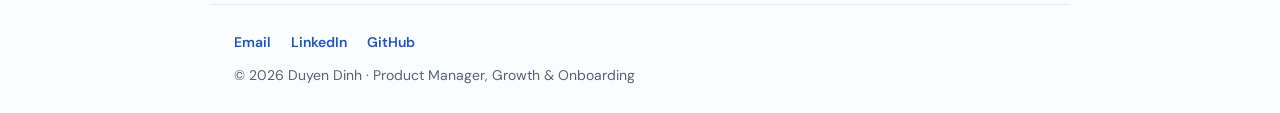
<file: case-app-upgrade.html>
<!DOCTYPE html>
<html lang="en">
<head>
  <meta charset="UTF-8" />
  <meta name="viewport" content="width=device-width, initial-scale=1.0" />
  <title>App upgrade program · Duyen Dinh</title>
  <meta name="description" content="Case study: moving 136M daily users onto a required app version with an escalating ladder of nudges, while keeping uninstalls in check." />

  <link rel="preconnect" href="https://fonts.googleapis.com" />
  <link rel="preconnect" href="https://fonts.gstatic.com" crossorigin />
  <link href="https://fonts.googleapis.com/css2?family=Fraunces:opsz,wght@9..144,400;9..144,500;9..144,600;9..144,700&family=DM+Sans:wght@400;500;600;700&display=swap" rel="stylesheet" />
  <link rel="stylesheet" href="css/styles.css?v=4" />
  <style>
    .vids { display: flex; flex-wrap: wrap; gap: 22px; margin: 14px 0 4px; align-items: flex-start; }
    .vids figure { margin: 0; }
    .vids video { width: 100%; max-width: 240px; border-radius: 16px; border: 1px solid var(--line); box-shadow: var(--shadow-md); display: block; background: #000; }
    .vids figcaption { margin-top: 10px; font-size: 13.5px; color: var(--ink-soft); text-align: center; max-width: 240px; }
    .pushfig { margin: 0; max-width: 300px; }
    .pushfig img { width: 100%; border-radius: 14px; border: 1px solid var(--line); box-shadow: var(--shadow-sm); display: block; }
    .pushfig figcaption { margin-top: 9px; font-size: 13px; color: var(--ink-soft); }
    .ladder { list-style: none; counter-reset: step; margin: 6px 0 2px; max-width: 700px; }
    .ladder li { position: relative; padding: 14px 16px 14px 56px; margin-bottom: 10px; background: var(--surface); border: 1px solid var(--line); border-radius: 12px; box-shadow: var(--shadow-sm); color: var(--ink-soft); }
    .ladder li::before { counter-increment: step; content: counter(step); position: absolute; left: 14px; top: 50%; transform: translateY(-50%); width: 28px; height: 28px; border-radius: 50%; background: var(--blue-soft); color: var(--blue-deep); font-weight: 700; display: flex; align-items: center; justify-content: center; font-size: 14px; }
    .ladder li:last-child { border-color: #F3C9C9; background: #FDECEC; }
    .ladder li:last-child::before { background: #F3C9C9; color: #8a3535; }
    .ladder strong { color: var(--ink); }
    .ugraph { max-width: 460px; margin: 8px 0 2px; display: block; }
    .ugraph .val { font-family: var(--font-head); font-weight: 700; font-size: 20px; text-anchor: middle; }
    .ugraph .cat { font-family: var(--font-body); font-weight: 600; font-size: 13px; fill: var(--ink-soft); text-anchor: middle; }
    .ugraph .axis { font-family: var(--font-body); font-weight: 600; font-size: 11px; fill: var(--ink-soft); text-anchor: middle; letter-spacing: .08em; }
  </style>
</head>
<body>

  <!-- ===================== TOP NAV ===================== -->
  <header class="topnav topnav--sub">
    <div class="topnav__inner">
      <a href="index.html#home" class="brand">Duyen<span>Dinh</span></a>
      <nav class="topnav__links" aria-label="Primary">
        <a href="index.html#home">Home</a>
        <a href="index.html#portfolio">Portfolio</a>
        <a href="index.html#cv">CV</a>
      </nav>
    </div>
  </header>

  <article class="casepage">
    <a class="casepage__back" href="index.html#portfolio">← Back to portfolio</a>

    <div class="tags">
      <span class="tag">Growth</span>
      <span class="tag">Lifecycle</span>
      <span class="tag">Trade-off Analysis</span>
    </div>
    <h1 class="casepage__title">Moving 136M users to a required app version</h1>
    <p class="casepage__tagline">A phased ladder from gentle nudges to a hard wall, upgrading users while keeping uninstalls in check.</p>
    <p class="casepage__context"><strong>Role:</strong> Product Manager, app upgrade &nbsp;·&nbsp; <strong>Platform:</strong> Android &nbsp;·&nbsp; <strong>Partners:</strong> Release, CRM, Ads, Brand</p>

    <div class="casepage__metrics">
      <div class="cmetric"><b>136M</b><span>Android DAU upgraded to the required version</span></div>
      <div class="cmetric"><b>8.7%</b><span>DAU left on old versions, beating the 10–12% goal</span></div>
      <div class="cmetric"><b>2.8%</b><span>Net uninstall from the hard upgrade, under the 3–5% projection</span></div>
    </div>

    <!-- 1. Problem -->
    <section>
      <p class="kicker">The problem</p>
      <h2>Millions of users stuck on old app versions</h2>
      <p>
        Ad revenue and messaging both depended on the app version. To unlock
        high-yield ad placements and Business messaging, the Ads team needed users
        on version 14.26 or higher; a year earlier, Google required version 13.53+
        just to serve ads at all. But at the start, <strong>167M daily active
        users</strong> were still on builds below 14.26. I owned the program to
        move them up, twice, a year apart.
      </p>
    </section>

    <!-- 2. Strategy -->
    <section>
      <p class="kicker">The strategy</p>
      <h2>An escalating ladder of nudges</h2>
      <p>
        The guiding principle: escalate only as far as you must. Each rung reaches
        more users but costs more goodwill, so you climb one step at a time and
        stop the moment the numbers say you can.
      </p>
      <ol class="ladder">
        <li><strong>Soft in-app nudge.</strong> Shown on app open to anyone several minor versions behind, the gentlest reminder, always available.</li>
        <li><strong>Play Store update nudge.</strong> Google's native in-app update flow, enabled with the Release team.</li>
        <li><strong>Push &amp; MassIM campaigns.</strong> Regular pushes and in-app messages with CRM, segmented by country (India / rest of world) and app version.</li>
        <li><strong>Hard upgrade wall.</strong> A blocking prompt, used only as a last resort, in short bursts, on the remaining stragglers.</li>
      </ol>

      <div class="vids">
        <figure>
          <video controls muted playsinline preload="metadata">
            <source src="assets/img/cases/upgrade/soft-upgrade-demo.mp4" type="video/mp4" />
          </video>
          <figcaption>The soft in-app upgrade nudge in action.</figcaption>
        </figure>
        <figure>
          <video controls muted playsinline preload="metadata">
            <source src="assets/img/cases/upgrade/upgrade-push-demo.mp4" type="video/mp4" />
          </video>
          <figcaption>From push notification to a completed update.</figcaption>
        </figure>
      </div>
    </section>

    <!-- 3. Trade-off -->
    <section>
      <p class="kicker">The trade-off</p>
      <h2>Every nudge costs uninstalls</h2>
      <p>
        The honest part of an upgrade program is that pushing users churns some of
        them. When the legacy soft-upgrade screen went live, uninstalls in that
        segment jumped roughly <strong>2.5×</strong>. That number only means
        something next to what it bought, so I tracked both.
      </p>

      <figure>
        <svg class="ugraph" viewBox="0 0 480 300" xmlns="http://www.w3.org/2000/svg" role="img" aria-label="Uninstalls rose about 2.5 times after the legacy soft upgrade screen, shown as a relative multiple">
          <text class="axis" x="26" y="150" transform="rotate(-90 26 150)">Relative uninstalls</text>
          <line x1="70" y1="250" x2="450" y2="250" stroke="var(--line)" stroke-width="2"/>
          <rect x="130" y="190" width="90" height="60" rx="6" fill="var(--blue)"/>
          <text class="val" x="175" y="178" fill="var(--blue-deep)">1×</text>
          <text class="cat" x="175" y="272">Before</text>
          <rect x="300" y="100" width="90" height="150" rx="6" fill="#E23B3B"/>
          <text class="val" x="345" y="88" fill="#E23B3B">2.5×</text>
          <text class="cat" x="345" y="272">After legacy soft nudge</text>
        </svg>
        <figcaption style="font-size:13.5px;color:var(--ink-soft);margin-top:8px;max-width:560px;">
          Uninstalls jumped ~2.5× when the legacy soft-upgrade screen went live. But <strong>35% of those users came back within a day</strong> (versus 14% before), and CRM win-back emails recovered more, so the net loss was a fraction of the spike.
        </figcaption>
      </figure>
    </section>

    <!-- 4. Decision -->
    <section>
      <p class="kicker">The decision</p>
      <h2>When to pull the hard-upgrade lever</h2>
      <p>
        Soft nudges and push carried the program to roughly 80% upgraded, then
        stalled: by that point push campaigns were converting only a few thousand
        users each. With about 20% of DAU (42.6M users) still below the target, I
        made the call to enable the hard upgrade, and framed it for stakeholders
        as an explicit trade-off.
      </p>
      <ul class="clean">
        <li>Ran a pilot first, then rolled the hard upgrade out in <strong>short 3-day bursts</strong> per version rather than all at once.</li>
        <li>Projected a loss of 30–50K DAU per 1M subjected to the hard upgrade; the actual net loss came in at <strong>2.8%</strong>, at the low end of the estimate.</li>
        <li>Paused the hard upgrade the moment users reported install and open issues on certain builds, rather than pushing people onto a broken version.</li>
        <li>Wrapped the program ahead of the deadline for peak ads season, to avoid any risk to monetization at the worst possible time.</li>
      </ul>
    </section>

    <!-- 5. Result -->
    <section>
      <p class="kicker">The result</p>
      <h2>163M users moved, uninstalls kept in check</h2>
      <ul class="clean">
        <li><strong>136M daily active users upgraded to version 14.26+</strong>, cutting users on outdated builds from 167M to 8.7% of DAU and beating the 10–12% goal.</li>
        <li>The hard upgrade landed at a <strong>2.8% net uninstall rate</strong>, under the 3–5% projection.</li>
        <li>Codified into a reusable playbook: climb the ladder in order, use the hard upgrade only in short bursts, and re-enable it after a cool-off so users never learn to ignore it.</li>
      </ul>
    </section>

    <div class="casepage__cta">
      <a class="btn btn--soft btn--sm" href="index.html#portfolio">← Back to portfolio</a>
      <a class="btn btn--primary btn--sm" href="mailto:myduyen28ftu2@gmail.com">Get in touch</a>
    </div>
  </article>

  <footer class="footer" style="max-width:860px;margin:0 auto;padding-left:24px;padding-right:24px;">
    <div class="footer__links">
      <a href="mailto:myduyen28ftu2@gmail.com">Email</a>
      <a href="https://www.linkedin.com/in/duyen-dinh-dtmd/" target="_blank" rel="noopener">LinkedIn</a>
      <a href="https://github.com/DuyenDinh" target="_blank" rel="noopener">GitHub</a>
    </div>
    <span>© 2026 Duyen Dinh · Product Manager, Growth &amp; Onboarding</span>
  </footer>

</body>
</html>
</file>
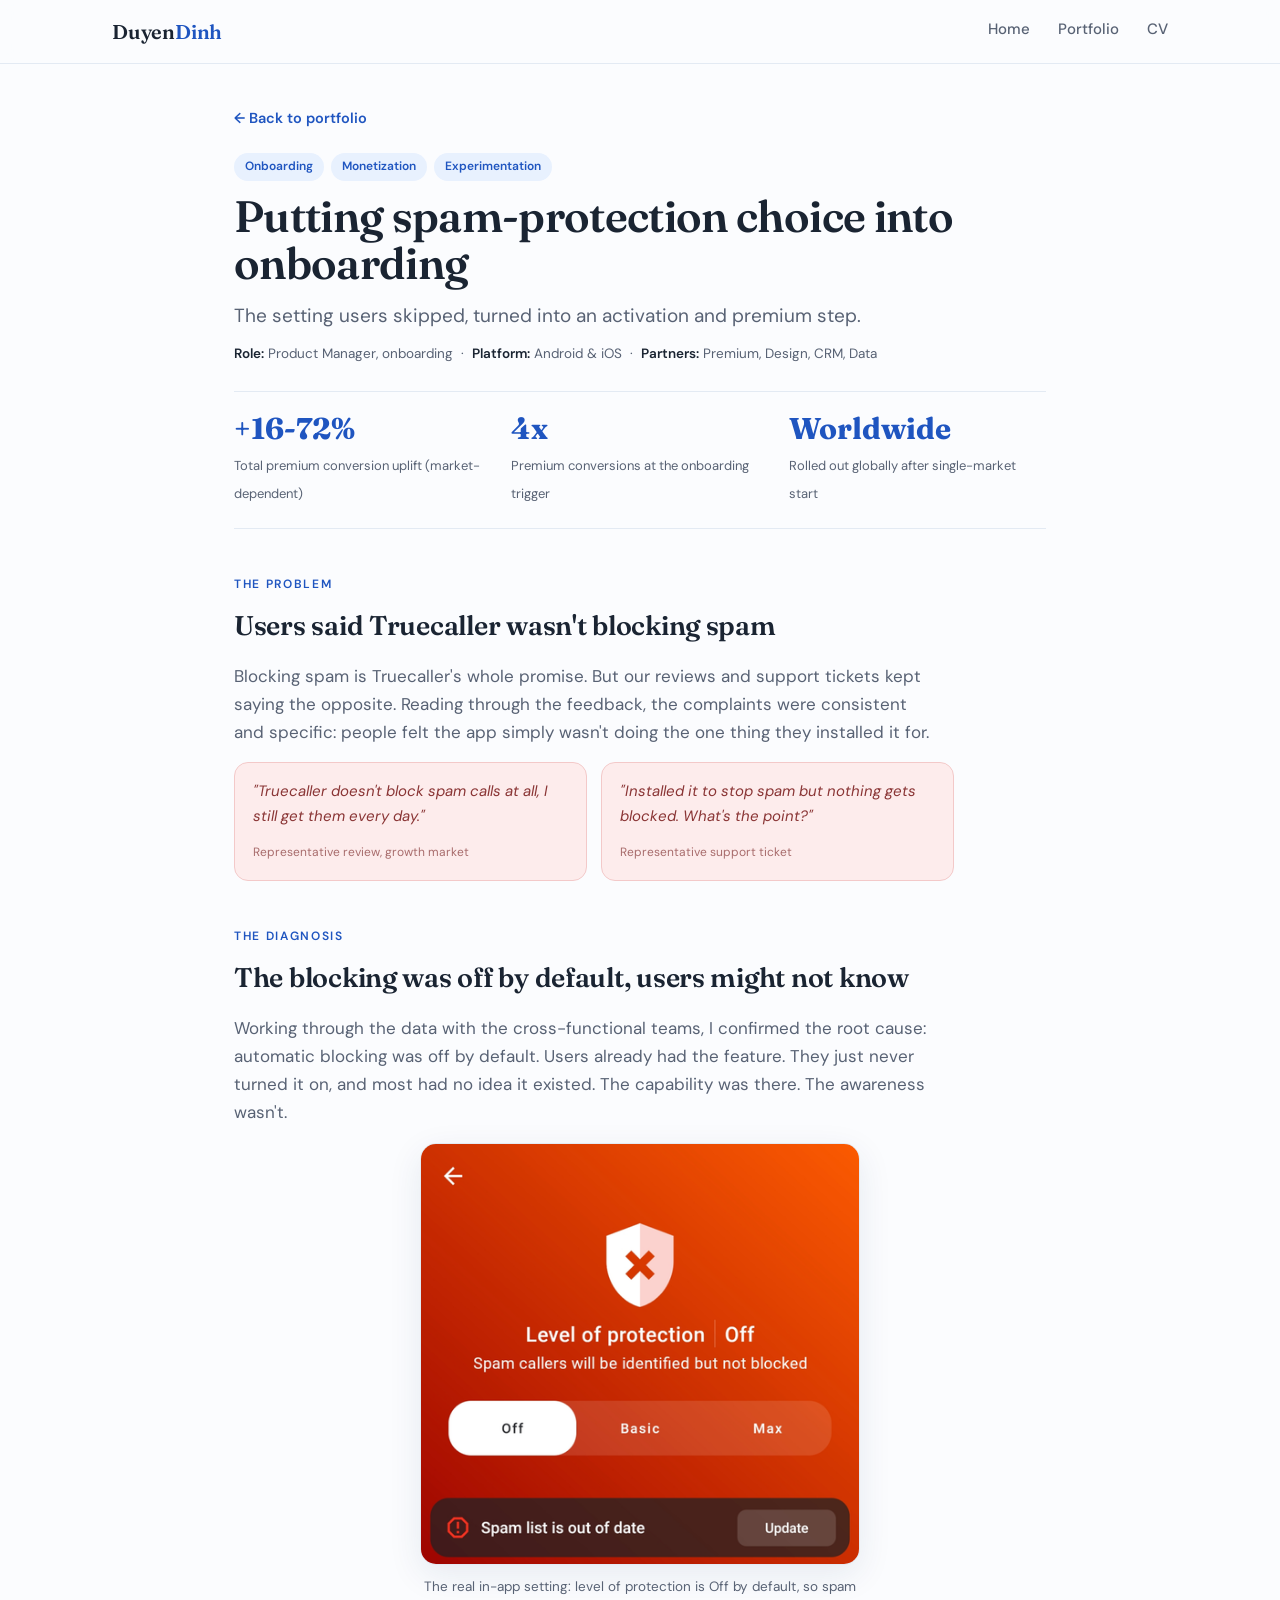
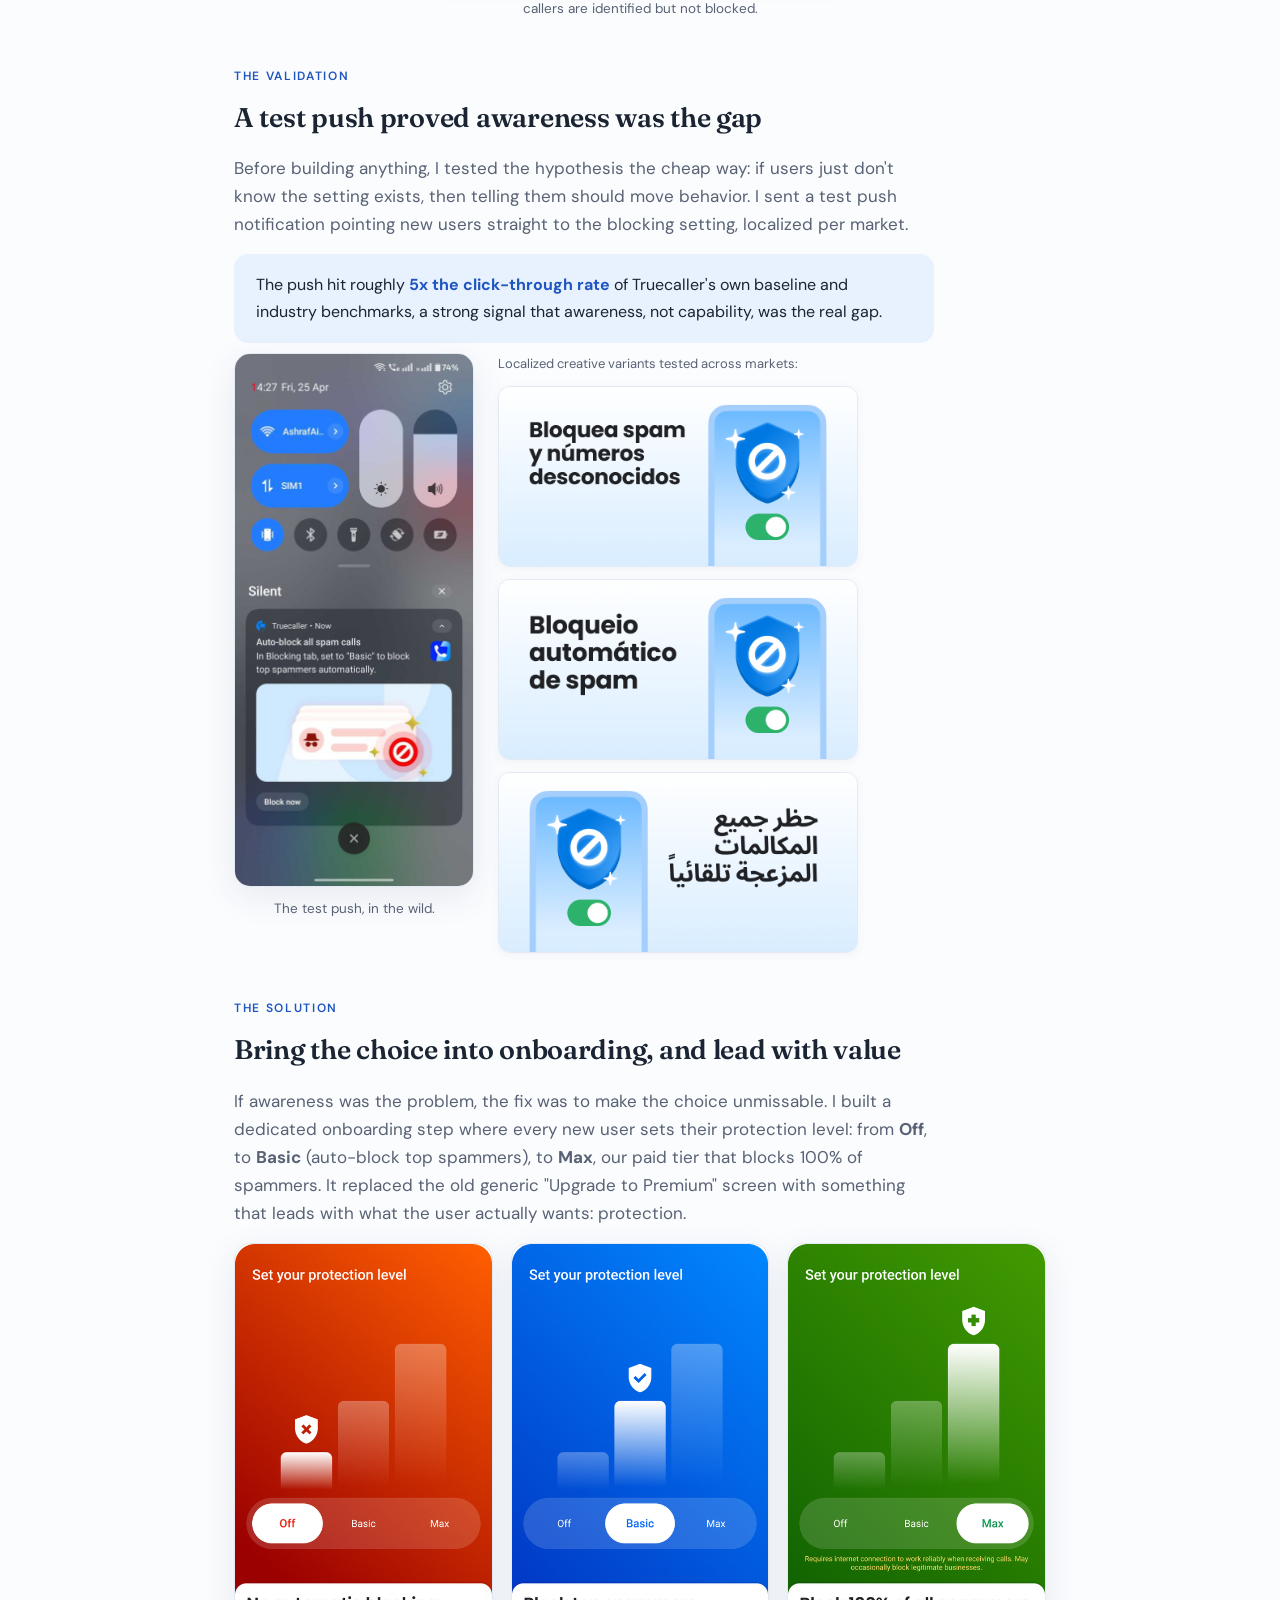
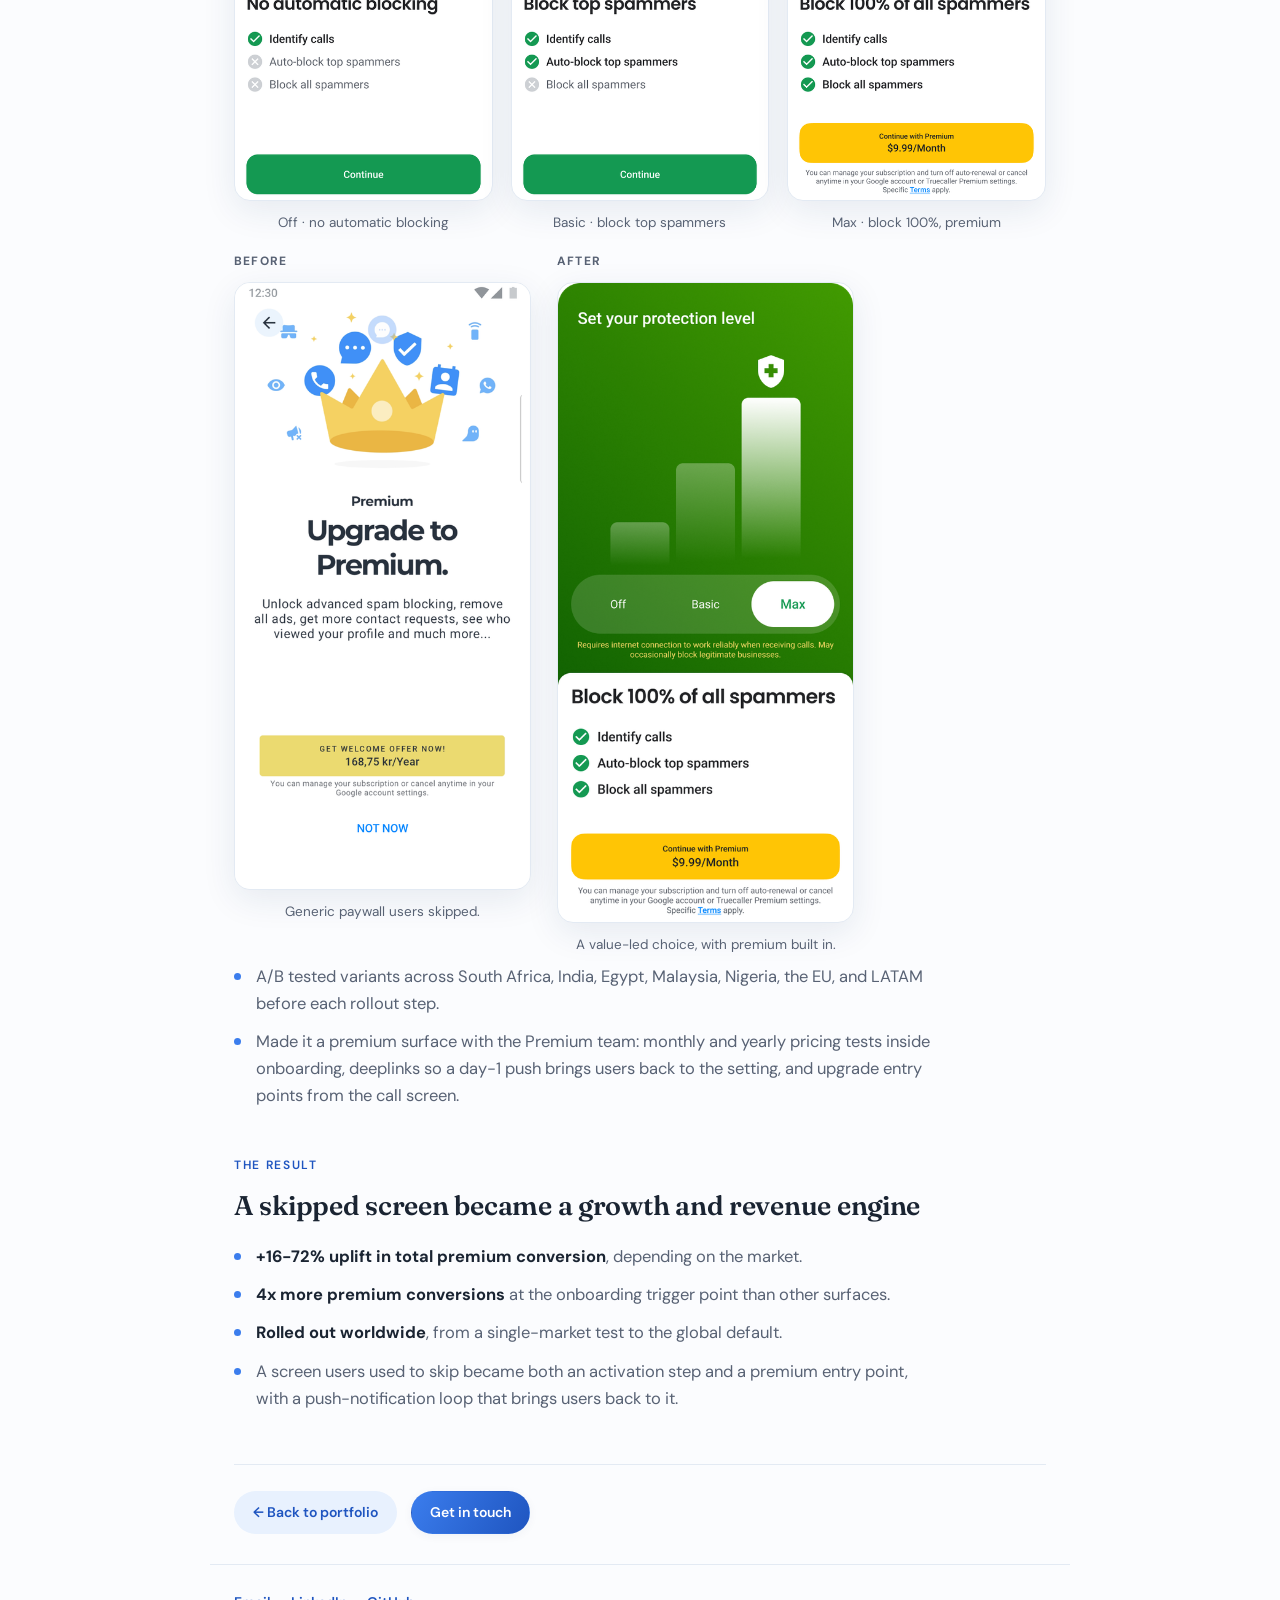
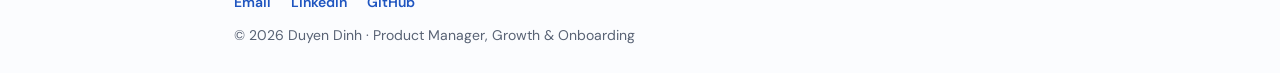
<file: case-block-settings.html>
<!DOCTYPE html>
<html lang="en">
<head>
  <meta charset="UTF-8" />
  <meta name="viewport" content="width=device-width, initial-scale=1.0" />
  <title>Spam-protection choice in onboarding · Duyen Dinh</title>
  <meta name="description" content="Case study: turning a skipped setting into an activation and premium step in Truecaller onboarding, driving +16-72% premium conversion." />

  <link rel="preconnect" href="https://fonts.googleapis.com" />
  <link rel="preconnect" href="https://fonts.gstatic.com" crossorigin />
  <link href="https://fonts.googleapis.com/css2?family=Fraunces:opsz,wght@9..144,400;9..144,500;9..144,600;9..144,700&family=DM+Sans:wght@400;500;600;700&display=swap" rel="stylesheet" />
  <link rel="stylesheet" href="css/styles.css?v=3" />
</head>
<body>

  <!-- ===================== TOP NAV ===================== -->
  <header class="topnav topnav--sub">
    <div class="topnav__inner">
      <a href="index.html#home" class="brand">Duyen<span>Dinh</span></a>
      <nav class="topnav__links" aria-label="Primary">
        <a href="index.html#home">Home</a>
        <a href="index.html#portfolio">Portfolio</a>
        <a href="index.html#cv">CV</a>
      </nav>
    </div>
  </header>

  <article class="casepage">
    <a class="casepage__back" href="index.html#portfolio">← Back to portfolio</a>

    <div class="tags">
      <span class="tag">Onboarding</span>
      <span class="tag">Monetization</span>
      <span class="tag">Experimentation</span>
    </div>
    <h1 class="casepage__title">Putting spam-protection choice into onboarding</h1>
    <p class="casepage__tagline">The setting users skipped, turned into an activation and premium step.</p>
    <p class="casepage__context"><strong>Role:</strong> Product Manager, onboarding &nbsp;·&nbsp; <strong>Platform:</strong> Android &amp; iOS &nbsp;·&nbsp; <strong>Partners:</strong> Premium, Design, CRM, Data</p>

    <div class="casepage__metrics">
      <div class="cmetric"><b>+16-72%</b><span>Total premium conversion uplift (market-dependent)</span></div>
      <div class="cmetric"><b>4x</b><span>Premium conversions at the onboarding trigger</span></div>
      <div class="cmetric"><b>Worldwide</b><span>Rolled out globally after single-market start</span></div>
    </div>

    <!-- 1. Problem -->
    <section>
      <p class="kicker">The problem</p>
      <h2>Users said Truecaller wasn't blocking spam</h2>
      <p>
        Blocking spam is Truecaller's whole promise. But our reviews and support
        tickets kept saying the opposite. Reading through the feedback, the
        complaints were consistent and specific: people felt the app simply
        wasn't doing the one thing they installed it for.
      </p>
      <div class="reviews">
        <div class="review"><p>"Truecaller doesn't block spam calls at all, I still get them every day."</p><span>Representative review, growth market</span></div>
        <div class="review"><p>"Installed it to stop spam but nothing gets blocked. What's the point?"</p><span>Representative support ticket</span></div>
      </div>
    </section>

    <!-- 2. Diagnosis -->
    <section>
      <p class="kicker">The diagnosis</p>
      <h2>The blocking was off by default, users might not know</h2>
      <p>
        Working through the data with the cross-functional teams, I confirmed the
        root cause: automatic blocking was off by default. Users already had the
        feature. They just never turned it on, and most had no idea it existed.
        The capability was there. The awareness wasn't.
      </p>
      <figure class="phone phone--center" style="max-width:440px;">
        <img src="assets/img/cases/block/settings-off.png" alt="Truecaller blocking settings: level of protection set to Off by default" />
        <figcaption>The real in-app setting: level of protection is Off by default, so spam callers are identified but not blocked.</figcaption>
      </figure>
    </section>

    <!-- 3. Validation -->
    <section>
      <p class="kicker">The validation</p>
      <h2>A test push proved awareness was the gap</h2>
      <p>
        Before building anything, I tested the hypothesis the cheap way: if users
        just don't know the setting exists, then telling them should move
        behavior. I sent a test push notification pointing new users straight to
        the blocking setting, localized per market.
      </p>
      <div class="callout">
        The push hit roughly <b>5x the click-through rate</b> of Truecaller's own
        baseline and industry benchmarks, a strong signal that awareness, not
        capability, was the real gap.
      </div>
      <div class="gallery">
        <figure class="phone phone--single">
          <img src="assets/img/cases/block/push-live.jpg" alt="Truecaller push notification: Auto-block all spam calls" />
          <figcaption>The test push, in the wild.</figcaption>
        </figure>
        <div class="creatives">
          <p class="cap">Localized creative variants tested across markets:</p>
          <img src="assets/img/cases/block/push-creative-1.png" alt="Auto-block push creative, variant 1" />
          <img src="assets/img/cases/block/push-creative-2.png" alt="Auto-block push creative, variant 2" />
          <img src="assets/img/cases/block/push-creative-3.png" alt="Auto-block push creative, variant 3" />
        </div>
      </div>
    </section>

    <!-- 4. Solution -->
    <section>
      <p class="kicker">The solution</p>
      <h2>Bring the choice into onboarding, and lead with value</h2>
      <p>
        If awareness was the problem, the fix was to make the choice unmissable. I
        built a dedicated onboarding step where every new user sets their
        protection level: from <strong>Off</strong>, to <strong>Basic</strong>
        (auto-block top spammers), to <strong>Max</strong>, our paid tier that
        blocks 100% of spammers. It replaced the old generic "Upgrade to Premium"
        screen with something that leads with what the user actually wants:
        protection.
      </p>

      <div class="phones3">
        <figure class="phone"><img src="assets/img/cases/block/off.png" alt="Off protection level" /><figcaption>Off · no automatic blocking</figcaption></figure>
        <figure class="phone"><img src="assets/img/cases/block/basic.png" alt="Basic protection level" /><figcaption>Basic · block top spammers</figcaption></figure>
        <figure class="phone"><img src="assets/img/cases/block/max.png" alt="Max protection level" /><figcaption>Max · block 100%, premium</figcaption></figure>
      </div>

      <div class="beforeafter">
        <div>
          <p class="ba-label">Before</p>
          <figure class="phone"><img src="assets/img/cases/block/old-premium.png" alt="Old generic upgrade to premium screen" /><figcaption>Generic paywall users skipped.</figcaption></figure>
        </div>
        <div>
          <p class="ba-label">After</p>
          <figure class="phone"><img src="assets/img/cases/block/max.png" alt="New protection-level screen with Max premium tier" /><figcaption>A value-led choice, with premium built in.</figcaption></figure>
        </div>
      </div>

      <ul class="clean">
        <li>A/B tested variants across South Africa, India, Egypt, Malaysia, Nigeria, the EU, and LATAM before each rollout step.</li>
        <li>Made it a premium surface with the Premium team: monthly and yearly pricing tests inside onboarding, deeplinks so a day-1 push brings users back to the setting, and upgrade entry points from the call screen.</li>
      </ul>
    </section>

    <!-- 5. Result -->
    <section>
      <p class="kicker">The result</p>
      <h2>A skipped screen became a growth and revenue engine</h2>
      <ul class="clean">
        <li><strong>+16-72% uplift in total premium conversion</strong>, depending on the market.</li>
        <li><strong>4x more premium conversions</strong> at the onboarding trigger point than other surfaces.</li>
        <li><strong>Rolled out worldwide</strong>, from a single-market test to the global default.</li>
        <li>A screen users used to skip became both an activation step and a premium entry point, with a push-notification loop that brings users back to it.</li>
      </ul>
    </section>

    <div class="casepage__cta">
      <a class="btn btn--soft btn--sm" href="index.html#portfolio">← Back to portfolio</a>
      <a class="btn btn--primary btn--sm" href="mailto:myduyen28ftu2@gmail.com">Get in touch</a>
    </div>
  </article>

  <footer class="footer" style="max-width:860px;margin:0 auto;padding-left:24px;padding-right:24px;">
    <div class="footer__links">
      <a href="mailto:myduyen28ftu2@gmail.com">Email</a>
      <a href="https://www.linkedin.com/in/duyen-dinh-dtmd/" target="_blank" rel="noopener">LinkedIn</a>
      <a href="https://github.com/DuyenDinh" target="_blank" rel="noopener">GitHub</a>
    </div>
    <span>© 2026 Duyen Dinh · Product Manager, Growth &amp; Onboarding</span>
  </footer>

</body>
</html>
</file>
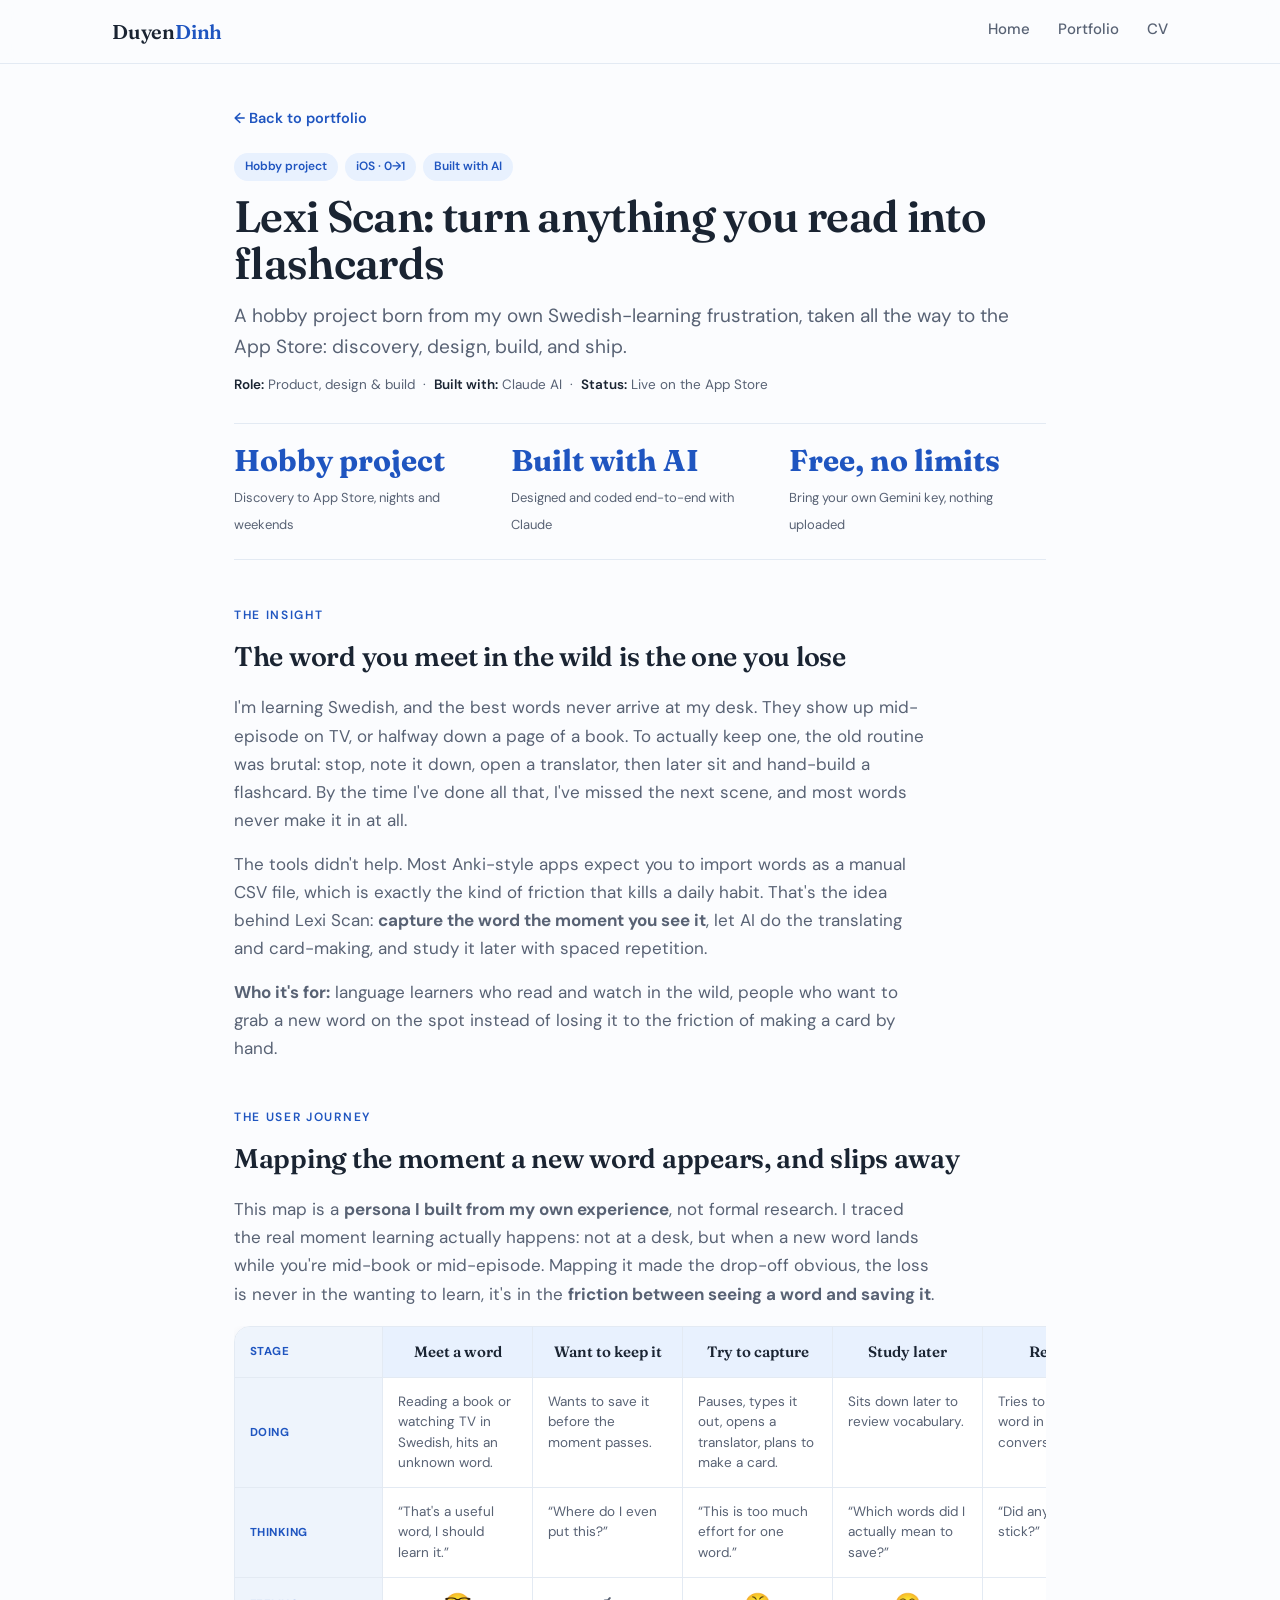
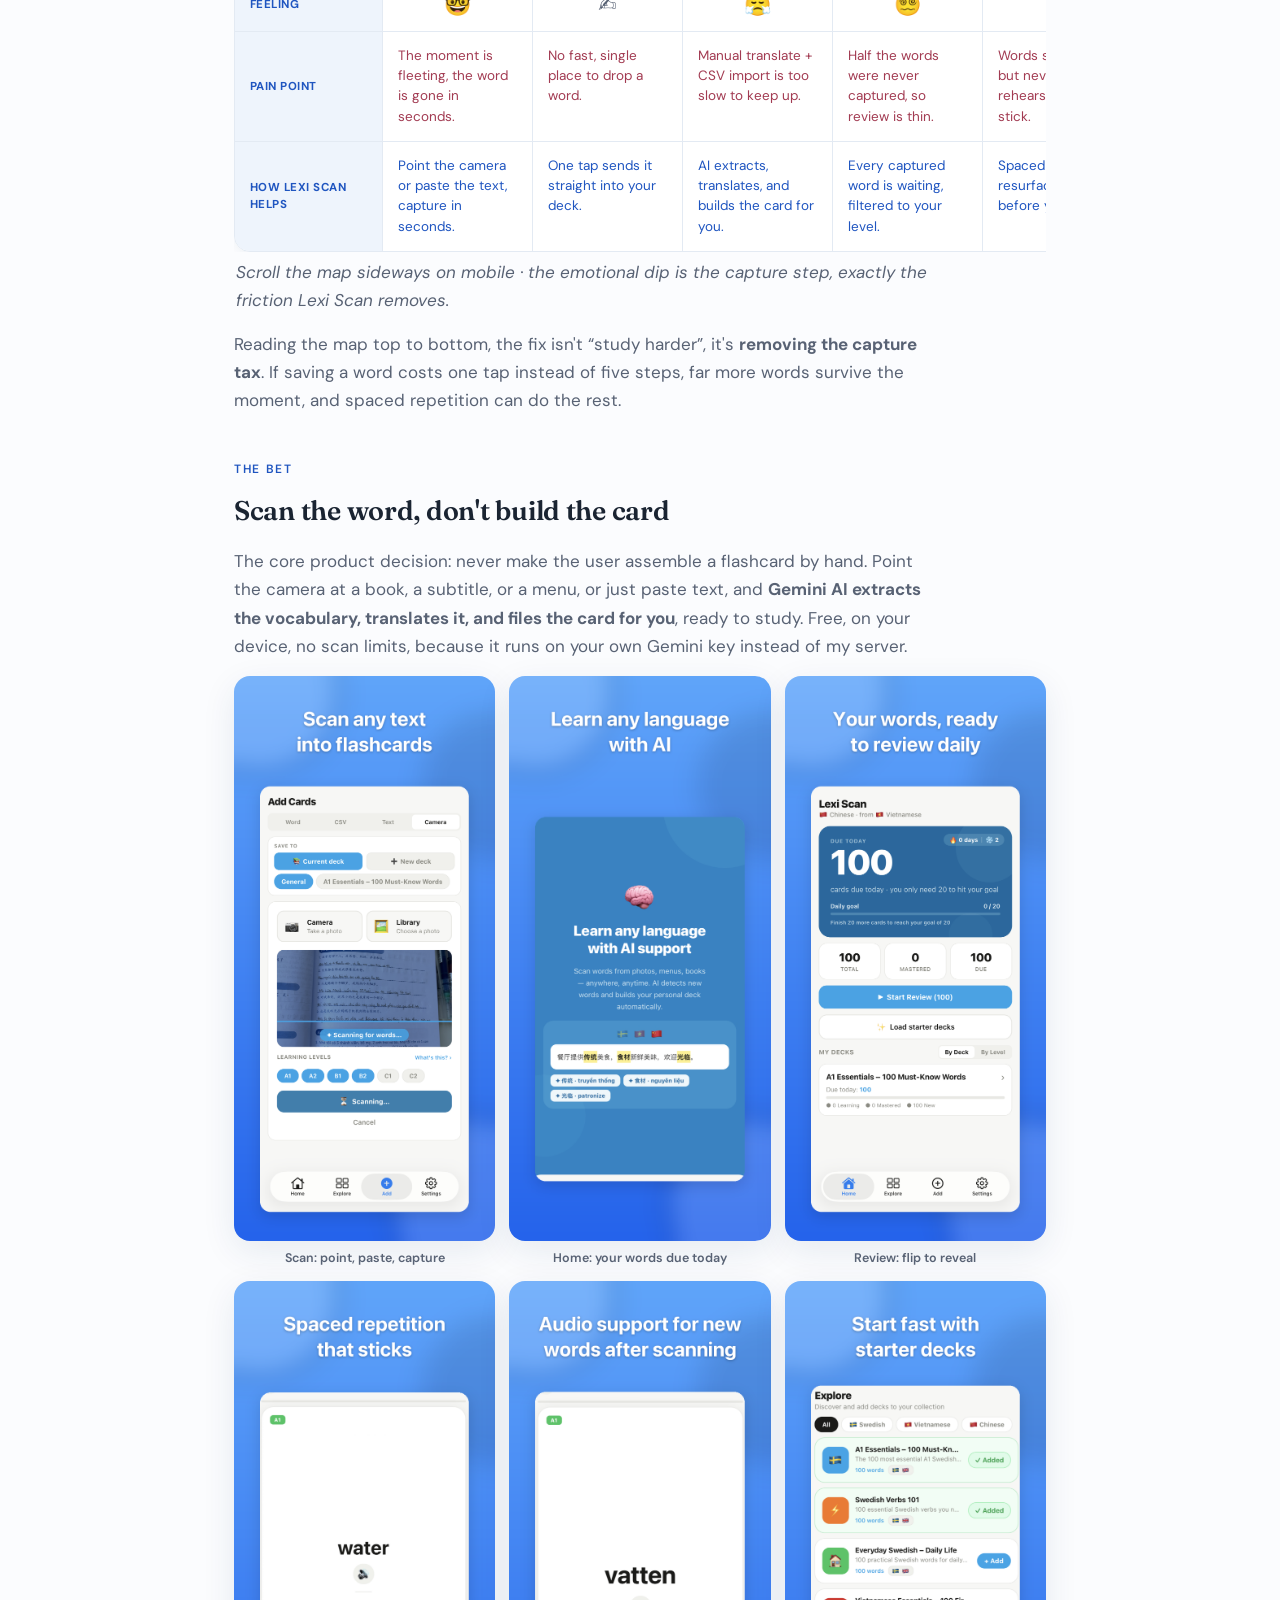
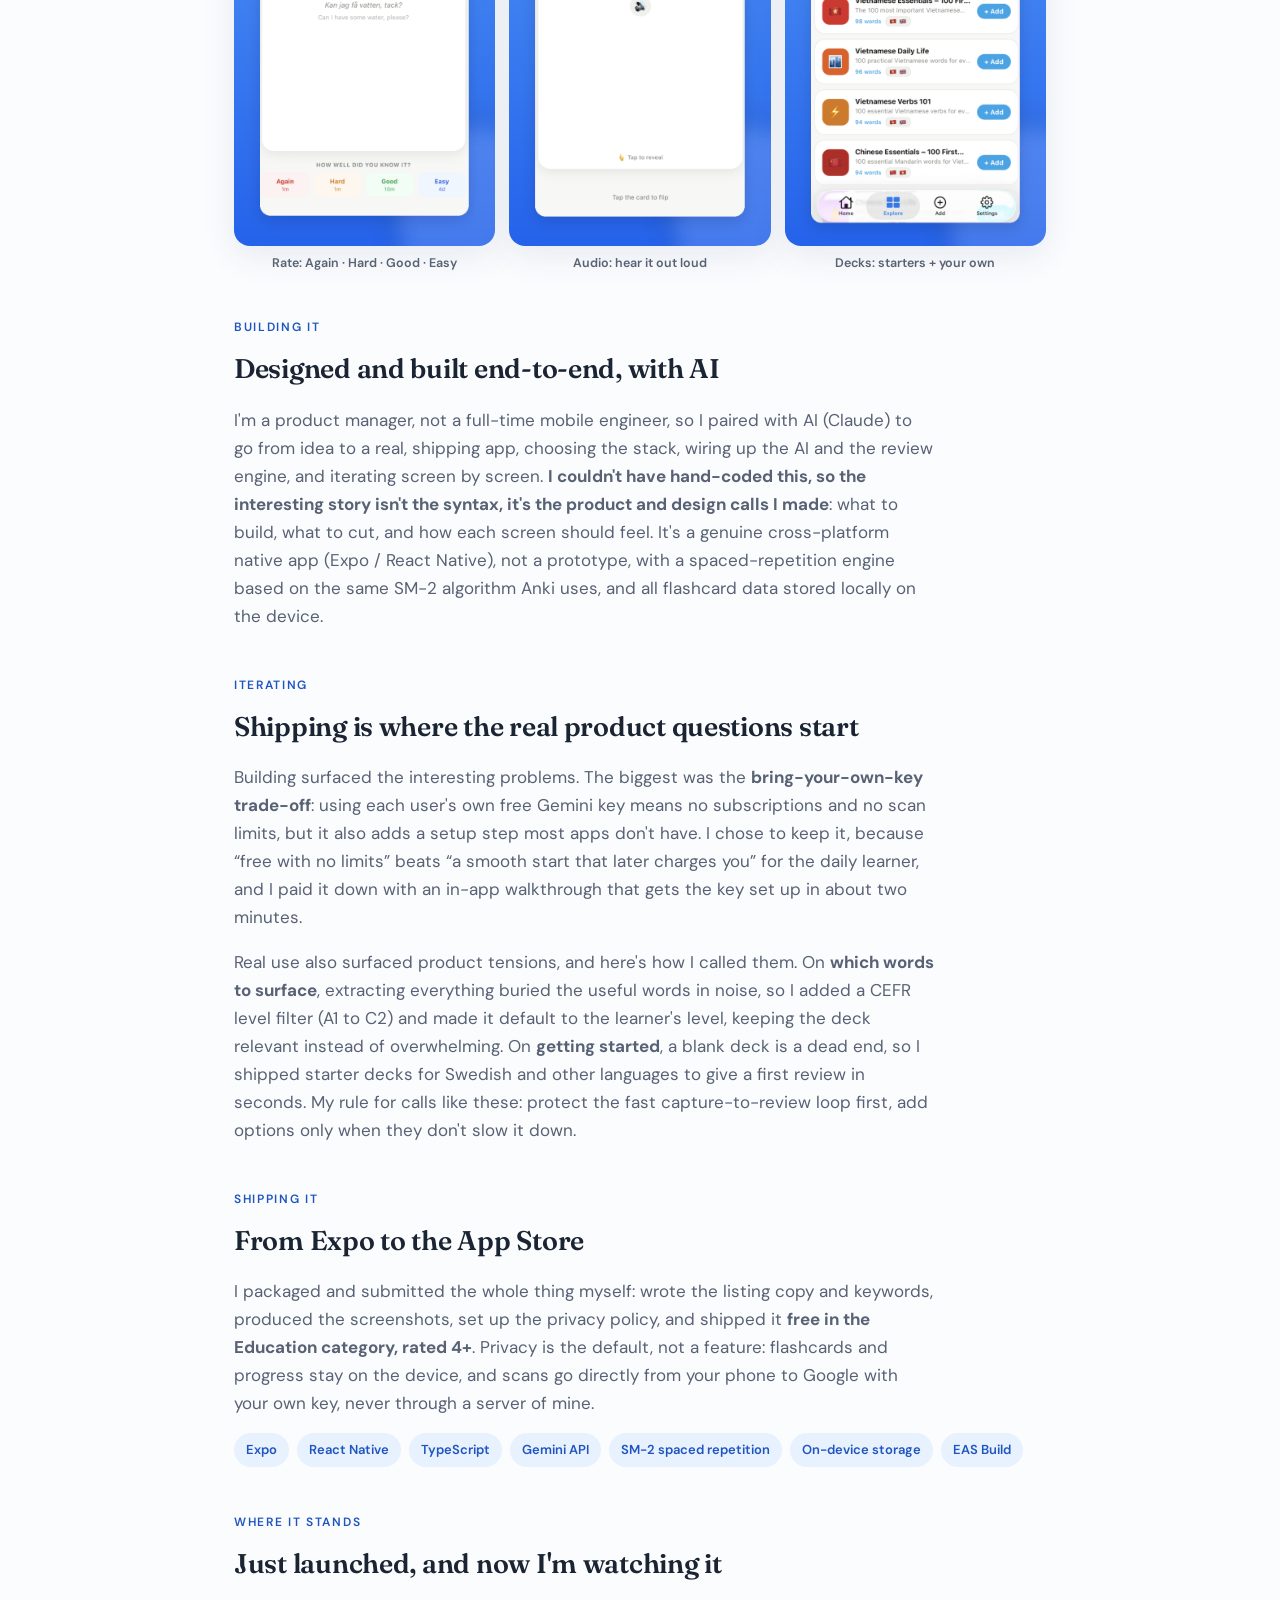
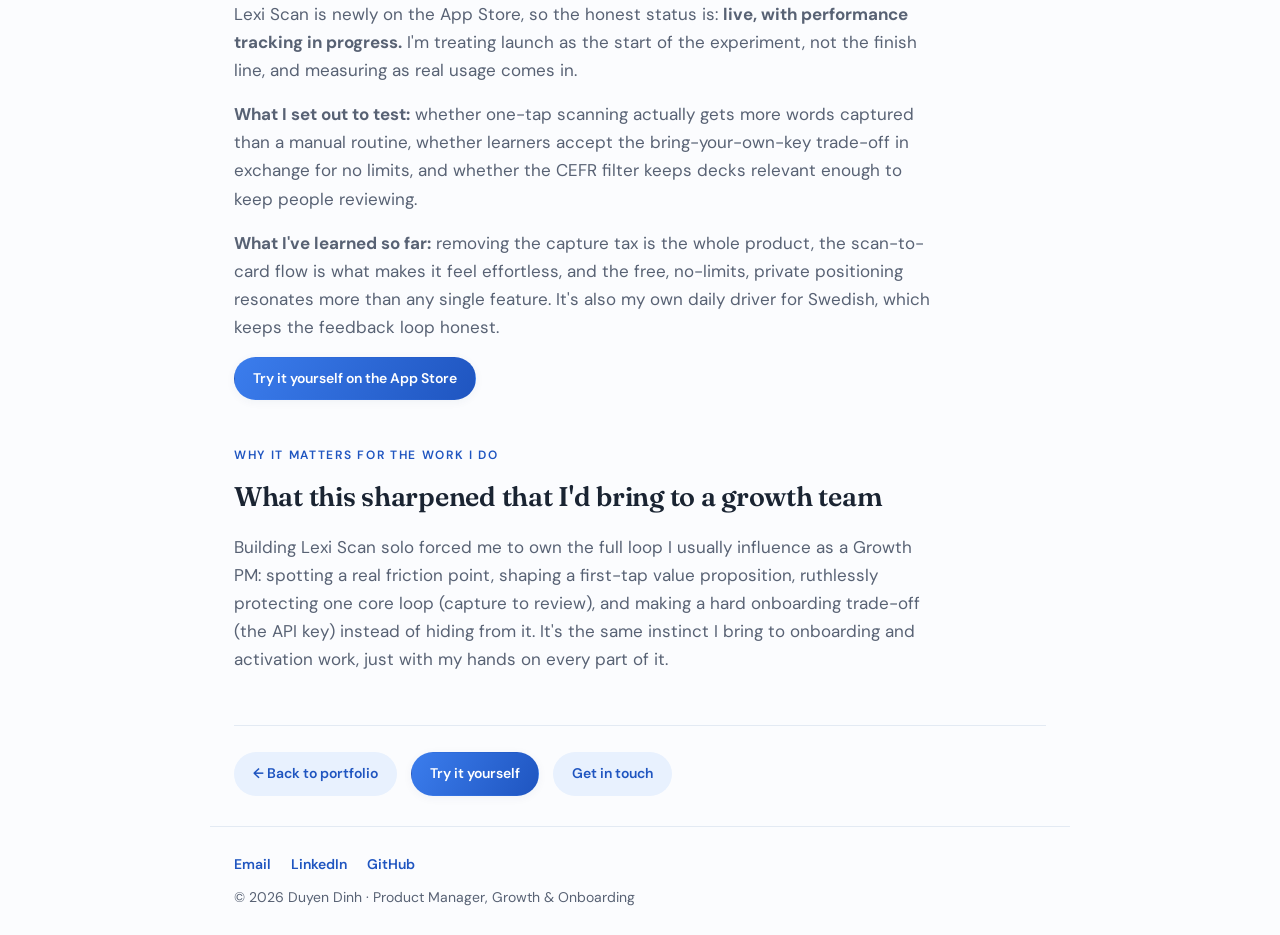
<file: case-lexiscan.html>
<!DOCTYPE html>
<html lang="en">
<head>
  <meta charset="UTF-8" />
  <meta name="viewport" content="width=device-width, initial-scale=1.0" />
  <title>Lexi Scan: a flashcards app I built and shipped · Duyen Dinh</title>
  <meta name="description" content="Side project: Lexi Scan, an AI flashcards maker I took from my own language-learning friction to the App Store, solo, discovery, design, built with AI, and shipped." />

  <link rel="preconnect" href="https://fonts.googleapis.com" />
  <link rel="preconnect" href="https://fonts.gstatic.com" crossorigin />
  <link href="https://fonts.googleapis.com/css2?family=Fraunces:opsz,wght@9..144,400;9..144,500;9..144,600;9..144,700&family=DM+Sans:wght@400;500;600;700&display=swap" rel="stylesheet" />
  <link rel="stylesheet" href="css/styles.css?v=4" />
  <style>
    .shots { display: grid; grid-template-columns: repeat(3, 1fr); gap: 14px; margin: 14px 0 4px; }
    .shots figure { margin: 0; }
    .shots img { width: 100%; border-radius: 16px; box-shadow: var(--shadow-md); display: block; }
    .shots figcaption { font-size: 12.5px; font-weight: 600; color: var(--ink-soft); text-align: center; margin-top: 9px; line-height: 1.35; }
    @media (max-width: 620px) { .shots { grid-template-columns: repeat(2, 1fr); } }
    .stack { list-style: none; display: flex; flex-wrap: wrap; gap: 8px; margin: 8px 0 2px; }
    .stack li { font-size: 13px; font-weight: 600; color: var(--blue-deep); background: var(--blue-soft); padding: 6px 12px; border-radius: 999px; }

    /* ---- user journey map ---- */
    .journey { margin: 18px 0 6px; overflow-x: auto; -webkit-overflow-scrolling: touch; }
    .journey__grid { display: grid; grid-template-columns: 148px repeat(5, minmax(150px, 1fr)); min-width: 860px; border: 1px solid var(--line); border-radius: 16px; overflow: hidden; background: #fff; box-shadow: var(--shadow-sm); }
    .journey__row { display: contents; }
    .journey__cell { padding: 14px 15px; border-bottom: 1px solid var(--line); border-right: 1px solid var(--line); font-size: 13.5px; line-height: 1.5; color: var(--ink-soft); }
    .journey__grid > .journey__row:last-child .journey__cell { border-bottom: none; }
    .journey__cell:nth-child(6n) { border-right: none; }
    .journey__label { font-weight: 700; font-size: 11.5px; letter-spacing: .04em; text-transform: uppercase; color: var(--blue-deep); background: var(--bg-tint); display: flex; align-items: center; }
    .journey__phase { font-family: var(--font-head, "Fraunces"), serif; font-weight: 600; font-size: 15px; color: var(--ink); background: var(--blue-soft); text-align: center; justify-content: center; }
    .journey__emo { font-size: 22px; text-align: center; padding: 10px; }
    .journey__pain { color: #a23b52; }
    .journey__win { color: var(--blue-deep); }
    .journey__hint { font-size: 12.5px; color: var(--ink-soft); margin: 6px 2px 0; font-style: italic; }
  </style>
</head>
<body>

  <!-- ===================== TOP NAV ===================== -->
  <header class="topnav topnav--sub">
    <div class="topnav__inner">
      <a href="index.html#home" class="brand">Duyen<span>Dinh</span></a>
      <nav class="topnav__links" aria-label="Primary">
        <a href="index.html#home">Home</a>
        <a href="index.html#portfolio">Portfolio</a>
        <a href="index.html#cv">CV</a>
      </nav>
    </div>
  </header>

  <article class="casepage">
    <a class="casepage__back" href="index.html#portfolio">← Back to portfolio</a>

    <div class="tags">
      <span class="tag">Hobby project</span>
      <span class="tag">iOS · 0→1</span>
      <span class="tag">Built with AI</span>
    </div>
    <h1 class="casepage__title">Lexi Scan: turn anything you read into flashcards</h1>
    <p class="casepage__tagline">A hobby project born from my own Swedish-learning frustration, taken all the way to the App Store: discovery, design, build, and ship.</p>
    <p class="casepage__context"><strong>Role:</strong> Product, design &amp; build &nbsp;·&nbsp; <strong>Built with:</strong> Claude AI &nbsp;·&nbsp; <strong>Status:</strong> Live on the App Store</p>

    <div class="casepage__metrics">
      <div class="cmetric"><b>Hobby project</b><span>Discovery to App Store, nights and weekends</span></div>
      <div class="cmetric"><b>Built with AI</b><span>Designed and coded end-to-end with Claude</span></div>
      <div class="cmetric"><b>Free, no limits</b><span>Bring your own Gemini key, nothing uploaded</span></div>
    </div>

    <!-- 1. Insight -->
    <section>
      <p class="kicker">The insight</p>
      <h2>The word you meet in the wild is the one you lose</h2>
      <p>
        I'm learning Swedish, and the best words never arrive at my desk. They show
        up mid-episode on TV, or halfway down a page of a book. To actually keep one,
        the old routine was brutal: stop, note it down, open a translator, then later
        sit and hand-build a flashcard. By the time I've done all that, I've missed
        the next scene, and most words never make it in at all.
      </p>
      <p>
        The tools didn't help. Most Anki-style apps expect you to import words as a
        manual CSV file, which is exactly the kind of friction that kills a daily
        habit. That's the idea behind
        Lexi Scan: <strong>capture the word the moment you see it</strong>, let AI do
        the translating and card-making, and study it later with spaced repetition.
      </p>
      <p>
        <strong>Who it's for:</strong> language learners who read and watch in the
        wild, people who want to grab a new word on the spot instead of losing it to
        the friction of making a card by hand.
      </p>
    </section>

    <!-- 1b. User journey map -->
    <section>
      <p class="kicker">The user journey</p>
      <h2>Mapping the moment a new word appears, and slips away</h2>
      <p>
        This map is a <strong>persona I built from my own experience</strong>, not
        formal research. I traced the real moment learning actually happens: not at a
        desk, but when a new word lands while you're mid-book or mid-episode. Mapping
        it made the drop-off obvious, the loss is never in the wanting to learn, it's
        in the <strong>friction between seeing a word and saving it</strong>.
      </p>

      <div class="journey">
        <div class="journey__grid">
          <div class="journey__row">
            <div class="journey__cell journey__label">Stage</div>
            <div class="journey__cell journey__phase">Meet a word</div>
            <div class="journey__cell journey__phase">Want to keep it</div>
            <div class="journey__cell journey__phase">Try to capture</div>
            <div class="journey__cell journey__phase">Study later</div>
            <div class="journey__cell journey__phase">Recall it</div>
          </div>
          <div class="journey__row">
            <div class="journey__cell journey__label">Doing</div>
            <div class="journey__cell">Reading a book or watching TV in Swedish, hits an unknown word.</div>
            <div class="journey__cell">Wants to save it before the moment passes.</div>
            <div class="journey__cell">Pauses, types it out, opens a translator, plans to make a card.</div>
            <div class="journey__cell">Sits down later to review vocabulary.</div>
            <div class="journey__cell">Tries to use the word in real conversation.</div>
          </div>
          <div class="journey__row">
            <div class="journey__cell journey__label">Thinking</div>
            <div class="journey__cell">“That's a useful word, I should learn it.”</div>
            <div class="journey__cell">“Where do I even put this?”</div>
            <div class="journey__cell">“This is too much effort for one word.”</div>
            <div class="journey__cell">“Which words did I actually mean to save?”</div>
            <div class="journey__cell">“Did any of it stick?”</div>
          </div>
          <div class="journey__row">
            <div class="journey__cell journey__label">Feeling</div>
            <div class="journey__cell journey__emo" title="Curious">🤓</div>
            <div class="journey__cell journey__emo" title="Motivated">✍️</div>
            <div class="journey__cell journey__emo" title="Frustrated">😤</div>
            <div class="journey__cell journey__emo" title="Scattered">😵‍💫</div>
            <div class="journey__cell journey__emo" title="Unsure">😐</div>
          </div>
          <div class="journey__row">
            <div class="journey__cell journey__label">Pain point</div>
            <div class="journey__cell journey__pain">The moment is fleeting, the word is gone in seconds.</div>
            <div class="journey__cell journey__pain">No fast, single place to drop a word.</div>
            <div class="journey__cell journey__pain">Manual translate + CSV import is too slow to keep up.</div>
            <div class="journey__cell journey__pain">Half the words were never captured, so review is thin.</div>
            <div class="journey__cell journey__pain">Words seen once but never rehearsed don't stick.</div>
          </div>
          <div class="journey__row">
            <div class="journey__cell journey__label">How Lexi Scan helps</div>
            <div class="journey__cell journey__win">Point the camera or paste the text, capture in seconds.</div>
            <div class="journey__cell journey__win">One tap sends it straight into your deck.</div>
            <div class="journey__cell journey__win">AI extracts, translates, and builds the card for you.</div>
            <div class="journey__cell journey__win">Every captured word is waiting, filtered to your level.</div>
            <div class="journey__cell journey__win">Spaced repetition resurfaces it right before you forget.</div>
          </div>
        </div>
      </div>
      <p class="journey__hint">Scroll the map sideways on mobile · the emotional dip is the capture step, exactly the friction Lexi Scan removes.</p>

      <p>
        Reading the map top to bottom, the fix isn't “study harder”, it's
        <strong>removing the capture tax</strong>. If saving a word costs one tap
        instead of five steps, far more words survive the moment, and spaced
        repetition can do the rest.
      </p>
    </section>

    <!-- 2. Bet -->
    <section>
      <p class="kicker">The bet</p>
      <h2>Scan the word, don't build the card</h2>
      <p>
        The core product decision: never make the user assemble a flashcard by hand.
        Point the camera at a book, a subtitle, or a menu, or just paste text, and
        <strong>Gemini AI extracts the vocabulary, translates it, and files the card
        for you</strong>, ready to study. Free, on your device, no scan limits,
        because it runs on your own Gemini key instead of my server.
      </p>
      <div class="shots">
        <figure><img src="assets/img/cases/lexiscan/02-scan.png" alt="Lexi Scan scanning text into flashcards" /><figcaption>Scan: point, paste, capture</figcaption></figure>
        <figure><img src="assets/img/cases/lexiscan/01-learn.png" alt="Lexi Scan home with cards due" /><figcaption>Home: your words due today</figcaption></figure>
        <figure><img src="assets/img/cases/lexiscan/04-review.png" alt="Lexi Scan flashcard review front" /><figcaption>Review: flip to reveal</figcaption></figure>
        <figure><img src="assets/img/cases/lexiscan/05-recall.png" alt="Lexi Scan rating a card" /><figcaption>Rate: Again · Hard · Good · Easy</figcaption></figure>
        <figure><img src="assets/img/cases/lexiscan/03-audio.png" alt="Lexi Scan pronunciation playback" /><figcaption>Audio: hear it out loud</figcaption></figure>
        <figure><img src="assets/img/cases/lexiscan/06-decks.png" alt="Lexi Scan decks and starter decks" /><figcaption>Decks: starters + your own</figcaption></figure>
      </div>
    </section>

    <!-- 3. Build -->
    <section>
      <p class="kicker">Building it</p>
      <h2>Designed and built end-to-end, with AI</h2>
      <p>
        I'm a product manager, not a full-time mobile engineer, so I paired with AI
        (Claude) to go from idea to a real, shipping app, choosing the stack, wiring
        up the AI and the review engine, and iterating screen by screen.
        <strong>I couldn't have hand-coded this, so the interesting story isn't the
        syntax, it's the product and design calls I made</strong>: what to build,
        what to cut, and how each screen should feel. It's a genuine cross-platform
        native app (Expo / React Native), not a prototype, with a spaced-repetition
        engine based on the same SM-2 algorithm Anki uses, and all flashcard data
        stored locally on the device.
      </p>
    </section>

    <!-- 4. Iterate -->
    <section>
      <p class="kicker">Iterating</p>
      <h2>Shipping is where the real product questions start</h2>
      <p>
        Building surfaced the interesting problems. The biggest was the
        <strong>bring-your-own-key trade-off</strong>: using each user's own free
        Gemini key means no subscriptions and no scan limits, but it also adds a
        setup step most apps don't have. I chose to keep it, because “free with no
        limits” beats “a smooth start that later charges you” for the daily learner,
        and I paid it down with an in-app walkthrough that gets the key set up in
        about two minutes.
      </p>
      <p>
        Real use also surfaced product tensions, and here's how I called them. On
        <strong>which words to surface</strong>, extracting everything buried the
        useful words in noise, so I added a CEFR level filter (A1 to C2) and made
        it default to the learner's level, keeping the deck relevant instead of
        overwhelming. On <strong>getting started</strong>, a blank deck is a dead
        end, so I shipped starter decks for Swedish and other languages to give a
        first review in seconds. My rule for calls like these: protect the fast
        capture-to-review loop first, add options only when they don't slow it down.
      </p>
    </section>

    <!-- 5. Ship -->
    <section>
      <p class="kicker">Shipping it</p>
      <h2>From Expo to the App Store</h2>
      <p>
        I packaged and submitted the whole thing myself: wrote the listing copy and
        keywords, produced the screenshots, set up the privacy policy, and shipped
        it <strong>free in the Education category, rated 4+</strong>. Privacy is the
        default, not a feature: flashcards and progress stay on the device, and scans
        go directly from your phone to Google with your own key, never through a
        server of mine.
      </p>
      <div class="stack" aria-label="Tech stack">
        <li>Expo</li><li>React Native</li><li>TypeScript</li><li>Gemini API</li><li>SM-2 spaced repetition</li><li>On-device storage</li><li>EAS Build</li>
      </div>
    </section>

    <!-- 6. Outcome -->
    <section>
      <p class="kicker">Where it stands</p>
      <h2>Just launched, and now I'm watching it</h2>
      <p>
        Lexi Scan is newly on the App Store, so the honest status is: <strong>live,
        with performance tracking in progress.</strong> I'm treating launch as the
        start of the experiment, not the finish line, and measuring as real usage
        comes in.
      </p>
      <p>
        <strong>What I set out to test:</strong> whether one-tap scanning actually
        gets more words captured than a manual routine, whether learners accept the
        bring-your-own-key trade-off in exchange for no limits, and whether the CEFR
        filter keeps decks relevant enough to keep people reviewing.
      </p>
      <p>
        <strong>What I've learned so far:</strong> removing the capture tax is the
        whole product, the scan-to-card flow is what makes it feel effortless, and
        the free, no-limits, private positioning resonates more than any single
        feature. It's also my own daily driver for Swedish, which keeps the feedback
        loop honest.
      </p>
      <p style="margin-top:16px;">
        <a class="btn btn--primary btn--sm" href="https://apps.apple.com/vn/app/lexi-scan-ai-flashcards-maker/id6785047191" target="_blank" rel="noopener">Try it yourself on the App Store</a>
      </p>
    </section>

    <!-- 7. Through-line -->
    <section>
      <p class="kicker">Why it matters for the work I do</p>
      <h2>What this sharpened that I'd bring to a growth team</h2>
      <p>
        Building Lexi Scan solo forced me to own the full loop I usually influence as
        a Growth PM: spotting a real friction point, shaping a first-tap value
        proposition, ruthlessly protecting one core loop (capture to review), and
        making a hard onboarding trade-off (the API key) instead of hiding from it.
        It's the same instinct I bring to onboarding and activation work, just with
        my hands on every part of it.
      </p>
    </section>

    <div class="casepage__cta">
      <a class="btn btn--soft btn--sm" href="index.html#portfolio">← Back to portfolio</a>
      <a class="btn btn--primary btn--sm" href="https://apps.apple.com/vn/app/lexi-scan-ai-flashcards-maker/id6785047191" target="_blank" rel="noopener">Try it yourself</a>
      <a class="btn btn--soft btn--sm" href="mailto:myduyen28ftu2@gmail.com">Get in touch</a>
    </div>
  </article>

  <footer class="footer" style="max-width:860px;margin:0 auto;padding-left:24px;padding-right:24px;">
    <div class="footer__links">
      <a href="mailto:myduyen28ftu2@gmail.com">Email</a>
      <a href="https://www.linkedin.com/in/duyen-dinh-dtmd/" target="_blank" rel="noopener">LinkedIn</a>
      <a href="https://github.com/DuyenDinh" target="_blank" rel="noopener">GitHub</a>
    </div>
    <span>© 2026 Duyen Dinh · Product Manager, Growth &amp; Onboarding</span>
  </footer>

</body>
</html>
</file>
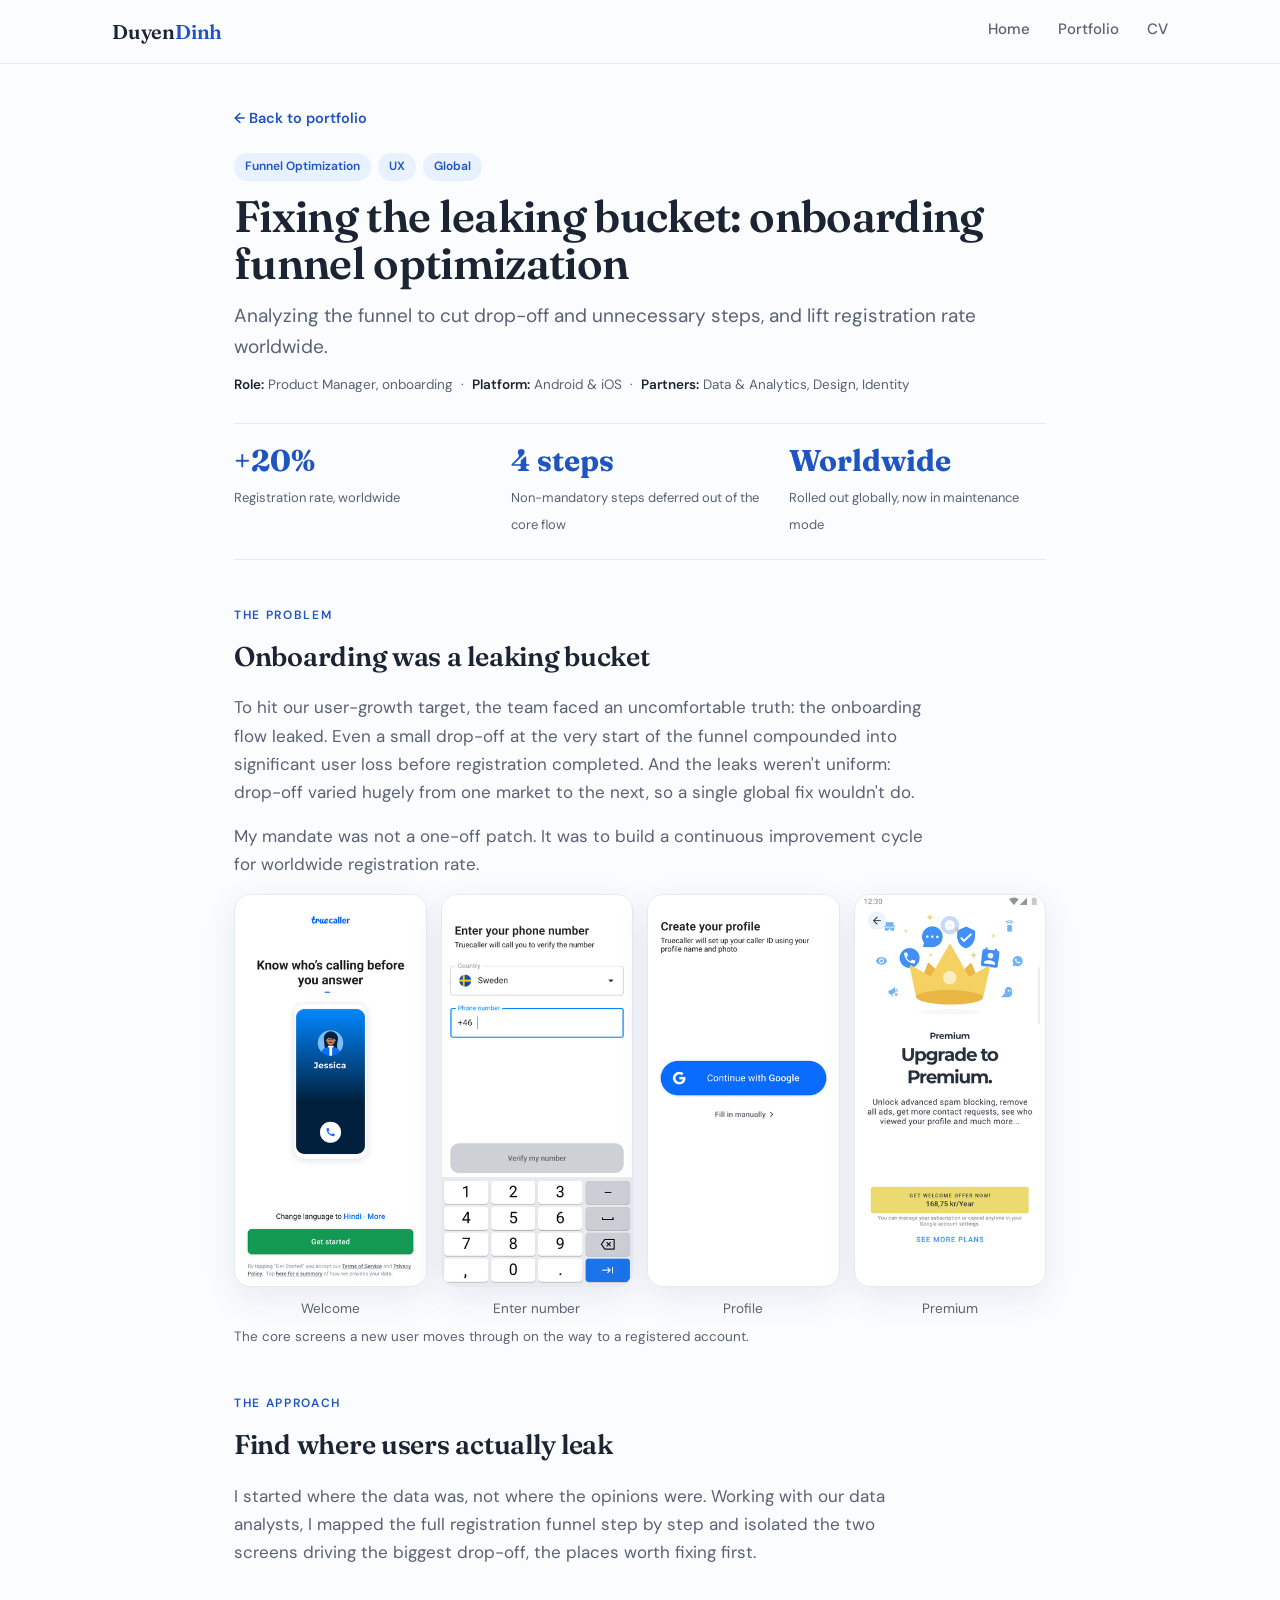
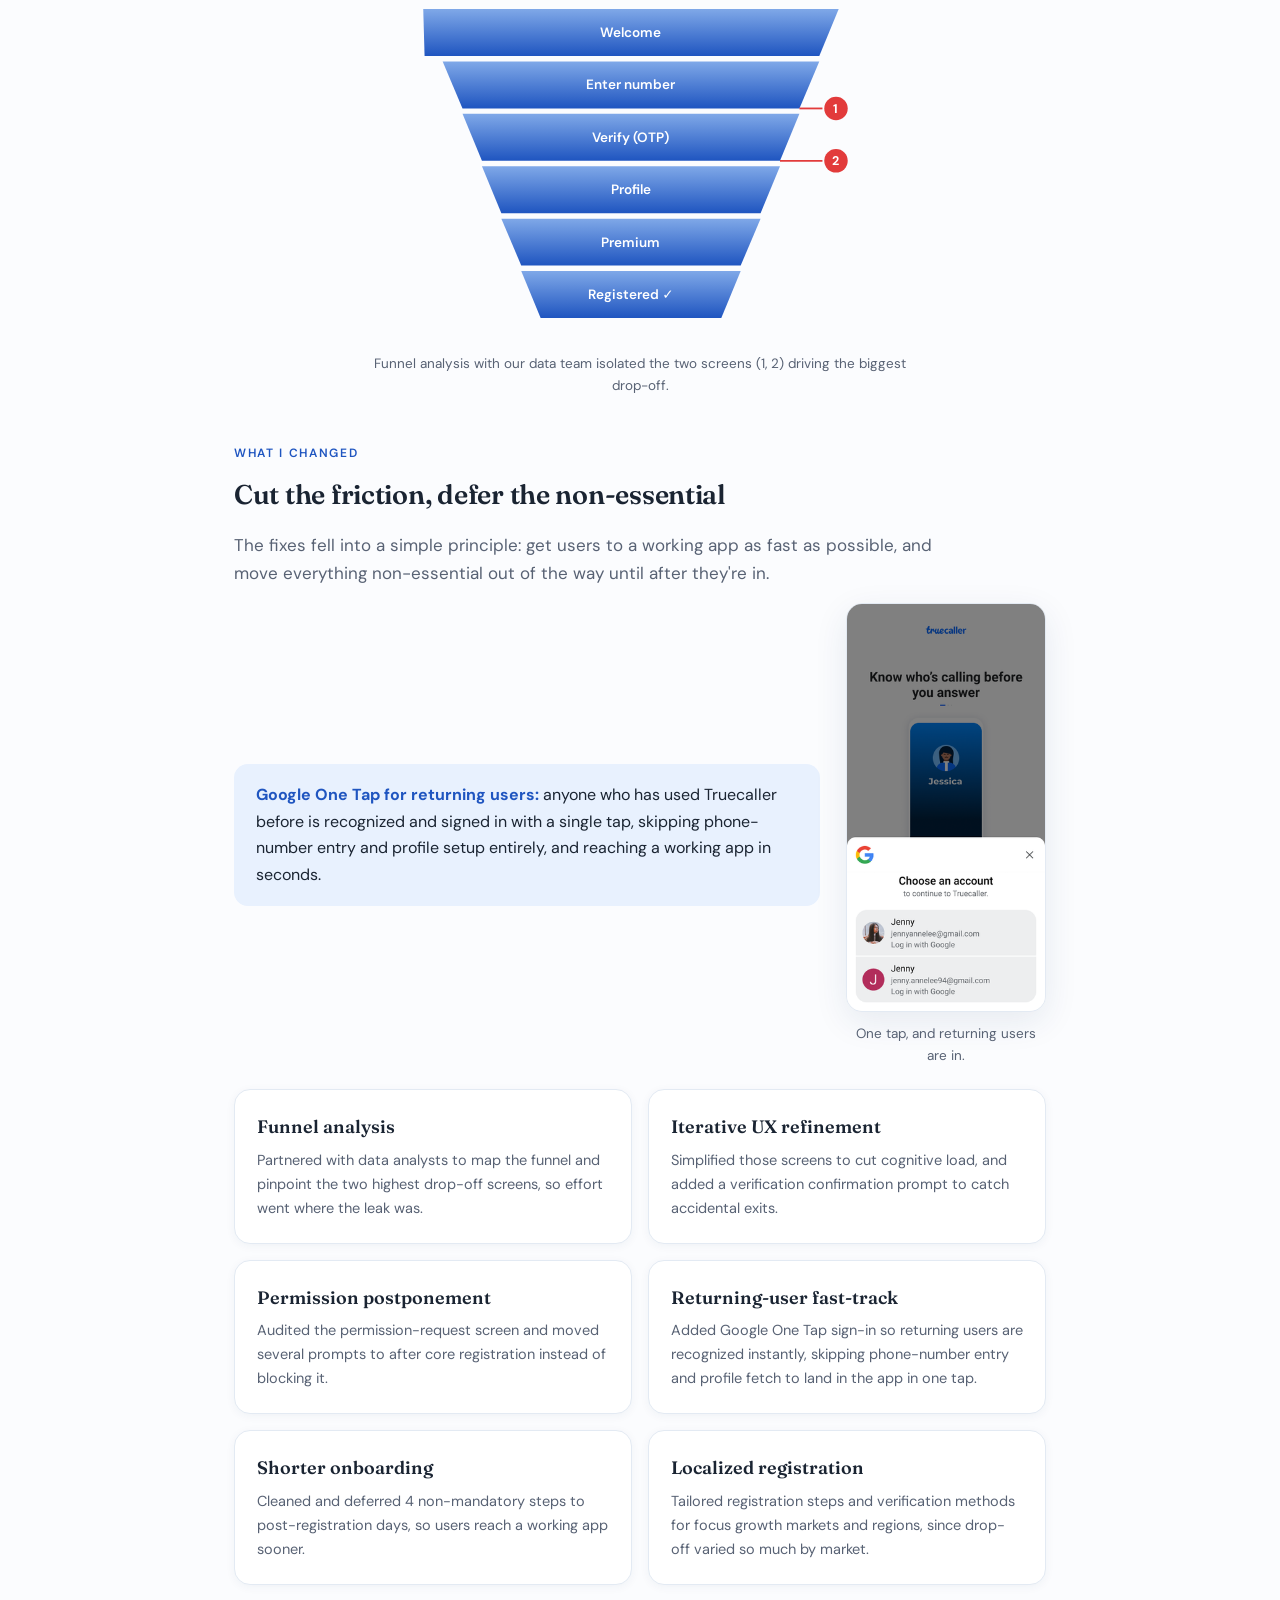
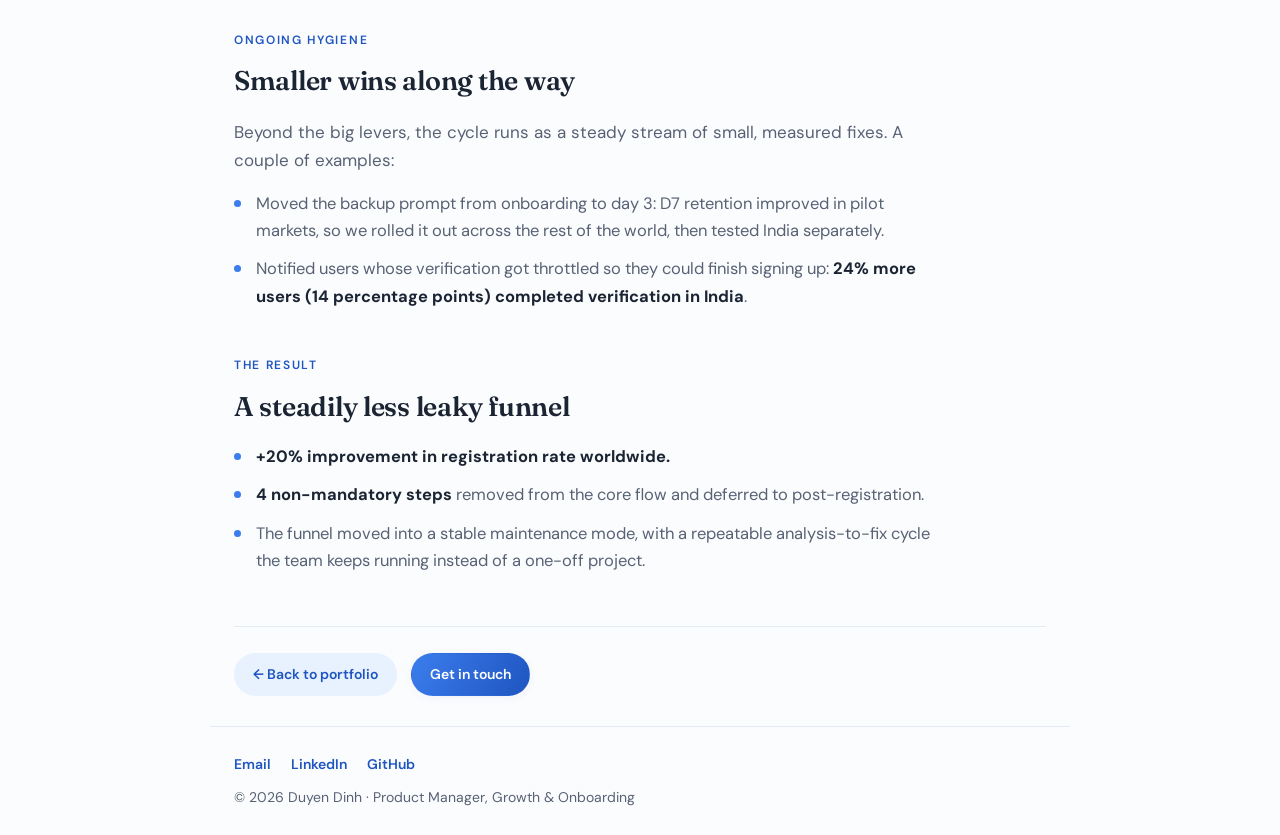
<file: case-onboarding-funnel.html>
<!DOCTYPE html>
<html lang="en">
<head>
  <meta charset="UTF-8" />
  <meta name="viewport" content="width=device-width, initial-scale=1.0" />
  <title>Onboarding funnel optimization · Duyen Dinh</title>
  <meta name="description" content="Case study: analyzing the onboarding funnel to cut drop-off and unnecessary steps, lifting worldwide registration rate by 20%." />

  <link rel="preconnect" href="https://fonts.googleapis.com" />
  <link rel="preconnect" href="https://fonts.gstatic.com" crossorigin />
  <link href="https://fonts.googleapis.com/css2?family=Fraunces:opsz,wght@9..144,400;9..144,500;9..144,600;9..144,700&family=DM+Sans:wght@400;500;600;700&display=swap" rel="stylesheet" />
  <link rel="stylesheet" href="css/styles.css?v=4" />
  <style>
    .funnel { max-width: 560px; margin: 8px auto 2px; display: block; }
    .funnel text { fill: #fff; font-family: var(--font-body); font-weight: 600; font-size: 15px; text-anchor: middle; }
    .funnel .mk { fill: #E23B3B; }
    .funnel .mkt { fill: #fff; font-size: 14px; font-weight: 700; }
    .funnel .lead { stroke: #E23B3B; stroke-width: 2; }
    .funnel .drop { fill: #E23B3B; font-size: 12.5px; font-weight: 600; text-anchor: start; }
    .steps { display: flex; flex-wrap: wrap; gap: 10px; align-items: center; margin: 10px 0 4px; }
    .chip { font-size: 14px; font-weight: 600; padding: 8px 14px; border-radius: 999px; border: 1px solid var(--line); background: var(--surface); color: var(--ink); }
    .chip--core { background: var(--blue-soft); color: var(--blue-deep); border-color: transparent; }
    .chip--cut { color: var(--ink-soft); text-decoration: line-through; opacity: .7; }
    .chip__arrow { color: var(--ink-soft); }
    .phones4 { display: grid; grid-template-columns: repeat(4, 1fr); gap: 14px; margin: 16px 0 6px; }
    @media (max-width: 620px) { .phones4 { grid-template-columns: 1fr 1fr; } }
    .got { display: grid; grid-template-columns: 1fr 200px; gap: 26px; align-items: center; margin: 6px 0 4px; }
    .got figure { margin: 0; }
    @media (max-width: 620px) { .got { grid-template-columns: 1fr; justify-items: center; } .got figure { max-width: 220px; } }
  </style>
</head>
<body>

  <!-- ===================== TOP NAV ===================== -->
  <header class="topnav topnav--sub">
    <div class="topnav__inner">
      <a href="index.html#home" class="brand">Duyen<span>Dinh</span></a>
      <nav class="topnav__links" aria-label="Primary">
        <a href="index.html#home">Home</a>
        <a href="index.html#portfolio">Portfolio</a>
        <a href="index.html#cv">CV</a>
      </nav>
    </div>
  </header>

  <article class="casepage">
    <a class="casepage__back" href="index.html#portfolio">← Back to portfolio</a>

    <div class="tags">
      <span class="tag">Funnel Optimization</span>
      <span class="tag">UX</span>
      <span class="tag">Global</span>
    </div>
    <h1 class="casepage__title">Fixing the leaking bucket: onboarding funnel optimization</h1>
    <p class="casepage__tagline">Analyzing the funnel to cut drop-off and unnecessary steps, and lift registration rate worldwide.</p>
    <p class="casepage__context"><strong>Role:</strong> Product Manager, onboarding &nbsp;·&nbsp; <strong>Platform:</strong> Android &amp; iOS &nbsp;·&nbsp; <strong>Partners:</strong> Data &amp; Analytics, Design, Identity</p>

    <div class="casepage__metrics">
      <div class="cmetric"><b>+20%</b><span>Registration rate, worldwide</span></div>
      <div class="cmetric"><b>4 steps</b><span>Non-mandatory steps deferred out of the core flow</span></div>
      <div class="cmetric"><b>Worldwide</b><span>Rolled out globally, now in maintenance mode</span></div>
    </div>

    <!-- 1. Problem -->
    <section>
      <p class="kicker">The problem</p>
      <h2>Onboarding was a leaking bucket</h2>
      <p>
        To hit our user-growth target, the team faced an uncomfortable truth: the
        onboarding flow leaked. Even a small drop-off at the very start of the
        funnel compounded into significant user loss before registration
        completed. And the leaks weren't uniform: drop-off varied hugely from one
        market to the next, so a single global fix wouldn't do.
      </p>
      <p>
        My mandate was not a one-off patch. It was to build a continuous
        improvement cycle for worldwide registration rate.
      </p>
      <div class="phones4">
        <figure class="phone"><img src="assets/img/cases/funnel/1-welcome.png" alt="Truecaller welcome screen" /><figcaption>Welcome</figcaption></figure>
        <figure class="phone"><img src="assets/img/cases/funnel/2-number.png" alt="Enter phone number screen" /><figcaption>Enter number</figcaption></figure>
        <figure class="phone"><img src="assets/img/cases/funnel/3-profile.png" alt="Create profile screen" /><figcaption>Profile</figcaption></figure>
        <figure class="phone"><img src="assets/img/cases/funnel/4-premium.png" alt="Premium upgrade screen" /><figcaption>Premium</figcaption></figure>
      </div>
      <p style="font-size:13.5px;color:var(--ink-soft);margin-top:4px;">The core screens a new user moves through on the way to a registered account.</p>
    </section>

    <!-- 2. Approach -->
    <section>
      <p class="kicker">The approach</p>
      <h2>Find where users actually leak</h2>
      <p>
        I started where the data was, not where the opinions were. Working with
        our data analysts, I mapped the full registration funnel step by step and
        isolated the two screens driving the biggest drop-off, the places worth
        fixing first.
      </p>

      <figure class="phone--center" style="max-width:560px;margin:0 auto;">
        <svg class="funnel" viewBox="0 0 620 400" xmlns="http://www.w3.org/2000/svg" role="img" aria-label="Onboarding funnel narrowing from Welcome to Registered, with the two biggest drop-off screens marked">
          <defs>
            <linearGradient id="fg" x1="0" y1="0" x2="0" y2="1">
              <stop offset="0" stop-color="#7FA8E8"/>
              <stop offset="1" stop-color="#1F55C0"/>
            </linearGradient>
          </defs>
          <!-- bands -->
          <polygon fill="url(#fg)" points="70,30 530,30 508.5,82 71.5,82"/>
          <text x="300" y="61">Welcome</text>
          <polygon fill="url(#fg)" points="91.5,88 508.5,88 486.5,140 113.5,140"/>
          <text x="300" y="119">Enter number</text>
          <polygon fill="url(#fg)" points="113.5,146 486.5,146 465,198 135,198"/>
          <text x="300" y="177">Verify (OTP)</text>
          <polygon fill="url(#fg)" points="135,204 465,204 443.5,256 156.5,256"/>
          <text x="300" y="235">Profile</text>
          <polygon fill="url(#fg)" points="156.5,262 443.5,262 421.5,314 178.5,314"/>
          <text x="300" y="293">Premium</text>
          <polygon fill="url(#fg)" points="178.5,320 421.5,320 400,372 200,372"/>
          <text x="300" y="351">Registered ✓</text>
          <!-- drop-off markers -->
          <line class="lead" x1="486.5" y1="140" x2="512" y2="140"/>
          <circle class="mk" cx="527" cy="140" r="13"/>
          <text class="mkt" x="527" y="145">1</text>
          <line class="lead" x1="465" y1="198" x2="512" y2="198"/>
          <circle class="mk" cx="527" cy="198" r="13"/>
          <text class="mkt" x="527" y="203">2</text>
        </svg>
        <figcaption style="text-align:center;font-size:13.5px;color:var(--ink-soft);margin-top:10px;">
          Funnel analysis with our data team isolated the two screens (1, 2) driving the biggest drop-off.
        </figcaption>
      </figure>
    </section>

    <!-- 3. Solution -->
    <section>
      <p class="kicker">What I changed</p>
      <h2>Cut the friction, defer the non-essential</h2>
      <p>
        The fixes fell into a simple principle: get users to a working app as fast
        as possible, and move everything non-essential out of the way until after
        they're in.
      </p>

      <div class="got">
        <div class="callout" style="margin:0;">
          <b>Google One Tap for returning users:</b> anyone who has used Truecaller
          before is recognized and signed in with a single tap, skipping
          phone-number entry and profile setup entirely, and reaching a working app
          in seconds.
        </div>
        <figure class="phone"><img src="assets/img/cases/funnel/got.png" alt="Google One Tap: choose an account sheet" /><figcaption>One tap, and returning users are in.</figcaption></figure>
      </div>

      <div class="skills" style="margin-top:22px;">
        <div class="skill"><h3>Funnel analysis</h3><p>Partnered with data analysts to map the funnel and pinpoint the two highest drop-off screens, so effort went where the leak was.</p></div>
        <div class="skill"><h3>Iterative UX refinement</h3><p>Simplified those screens to cut cognitive load, and added a verification confirmation prompt to catch accidental exits.</p></div>
        <div class="skill"><h3>Permission postponement</h3><p>Audited the permission-request screen and moved several prompts to after core registration instead of blocking it.</p></div>
        <div class="skill"><h3>Returning-user fast-track</h3><p>Added Google One Tap sign-in so returning users are recognized instantly, skipping phone-number entry and profile fetch to land in the app in one tap.</p></div>
        <div class="skill"><h3>Shorter onboarding</h3><p>Cleaned and deferred 4 non-mandatory steps to post-registration days, so users reach a working app sooner.</p></div>
        <div class="skill"><h3>Localized registration</h3><p>Tailored registration steps and verification methods for focus growth markets and regions, since drop-off varied so much by market.</p></div>
      </div>
    </section>

    <!-- Ongoing hygiene -->
    <section>
      <p class="kicker">Ongoing hygiene</p>
      <h2>Smaller wins along the way</h2>
      <p>
        Beyond the big levers, the cycle runs as a steady stream of small, measured
        fixes. A couple of examples:
      </p>
      <ul class="clean">
        <li>Moved the backup prompt from onboarding to day 3: D7 retention improved in pilot markets, so we rolled it out across the rest of the world, then tested India separately.</li>
        <li>Notified users whose verification got throttled so they could finish signing up: <strong>24% more users (14 percentage points) completed verification in India</strong>.</li>
      </ul>
    </section>

    <!-- 4. Result -->
    <section>
      <p class="kicker">The result</p>
      <h2>A steadily less leaky funnel</h2>
      <ul class="clean">
        <li><strong>+20% improvement in registration rate worldwide.</strong></li>
        <li><strong>4 non-mandatory steps</strong> removed from the core flow and deferred to post-registration.</li>
        <li>The funnel moved into a stable maintenance mode, with a repeatable analysis-to-fix cycle the team keeps running instead of a one-off project.</li>
      </ul>
    </section>

    <div class="casepage__cta">
      <a class="btn btn--soft btn--sm" href="index.html#portfolio">← Back to portfolio</a>
      <a class="btn btn--primary btn--sm" href="mailto:myduyen28ftu2@gmail.com">Get in touch</a>
    </div>
  </article>

  <footer class="footer" style="max-width:860px;margin:0 auto;padding-left:24px;padding-right:24px;">
    <div class="footer__links">
      <a href="mailto:myduyen28ftu2@gmail.com">Email</a>
      <a href="https://www.linkedin.com/in/duyen-dinh-dtmd/" target="_blank" rel="noopener">LinkedIn</a>
      <a href="https://github.com/DuyenDinh" target="_blank" rel="noopener">GitHub</a>
    </div>
    <span>© 2026 Duyen Dinh · Product Manager, Growth &amp; Onboarding</span>
  </footer>

</body>
</html>
</file>
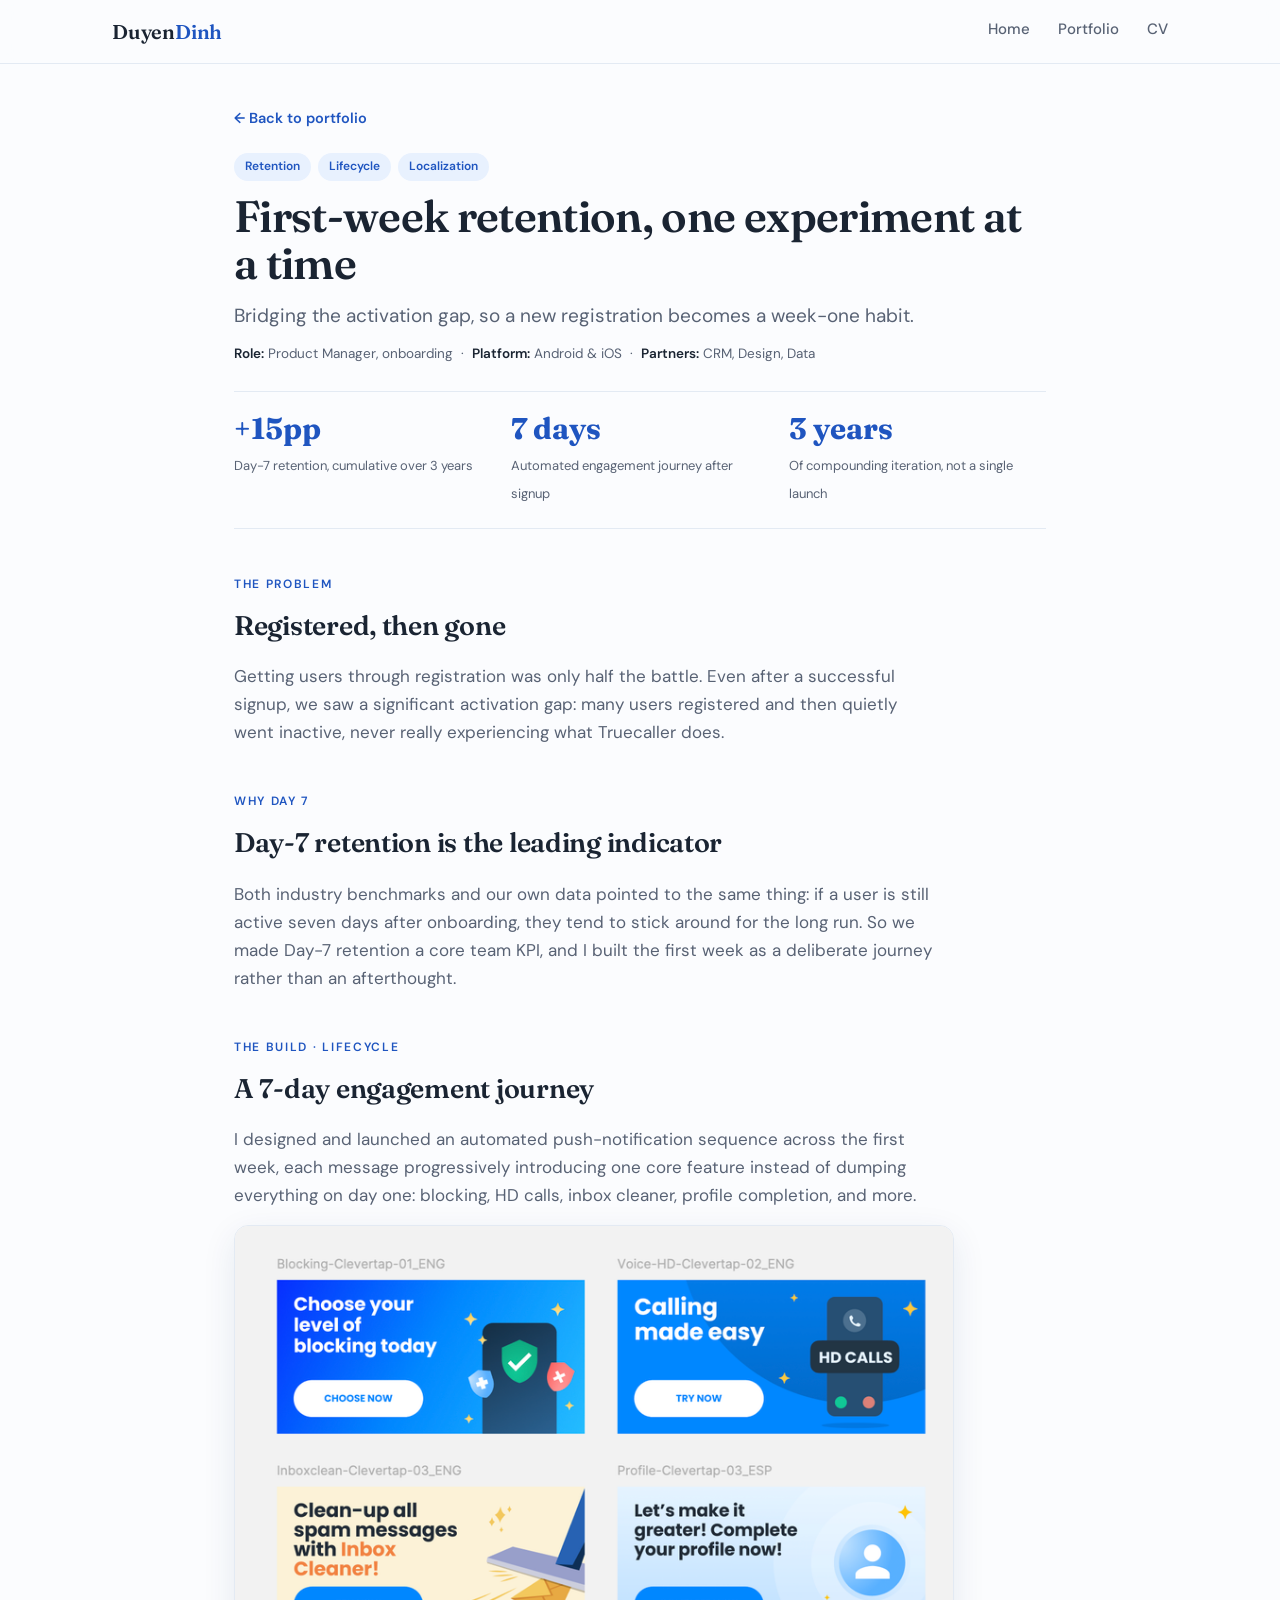
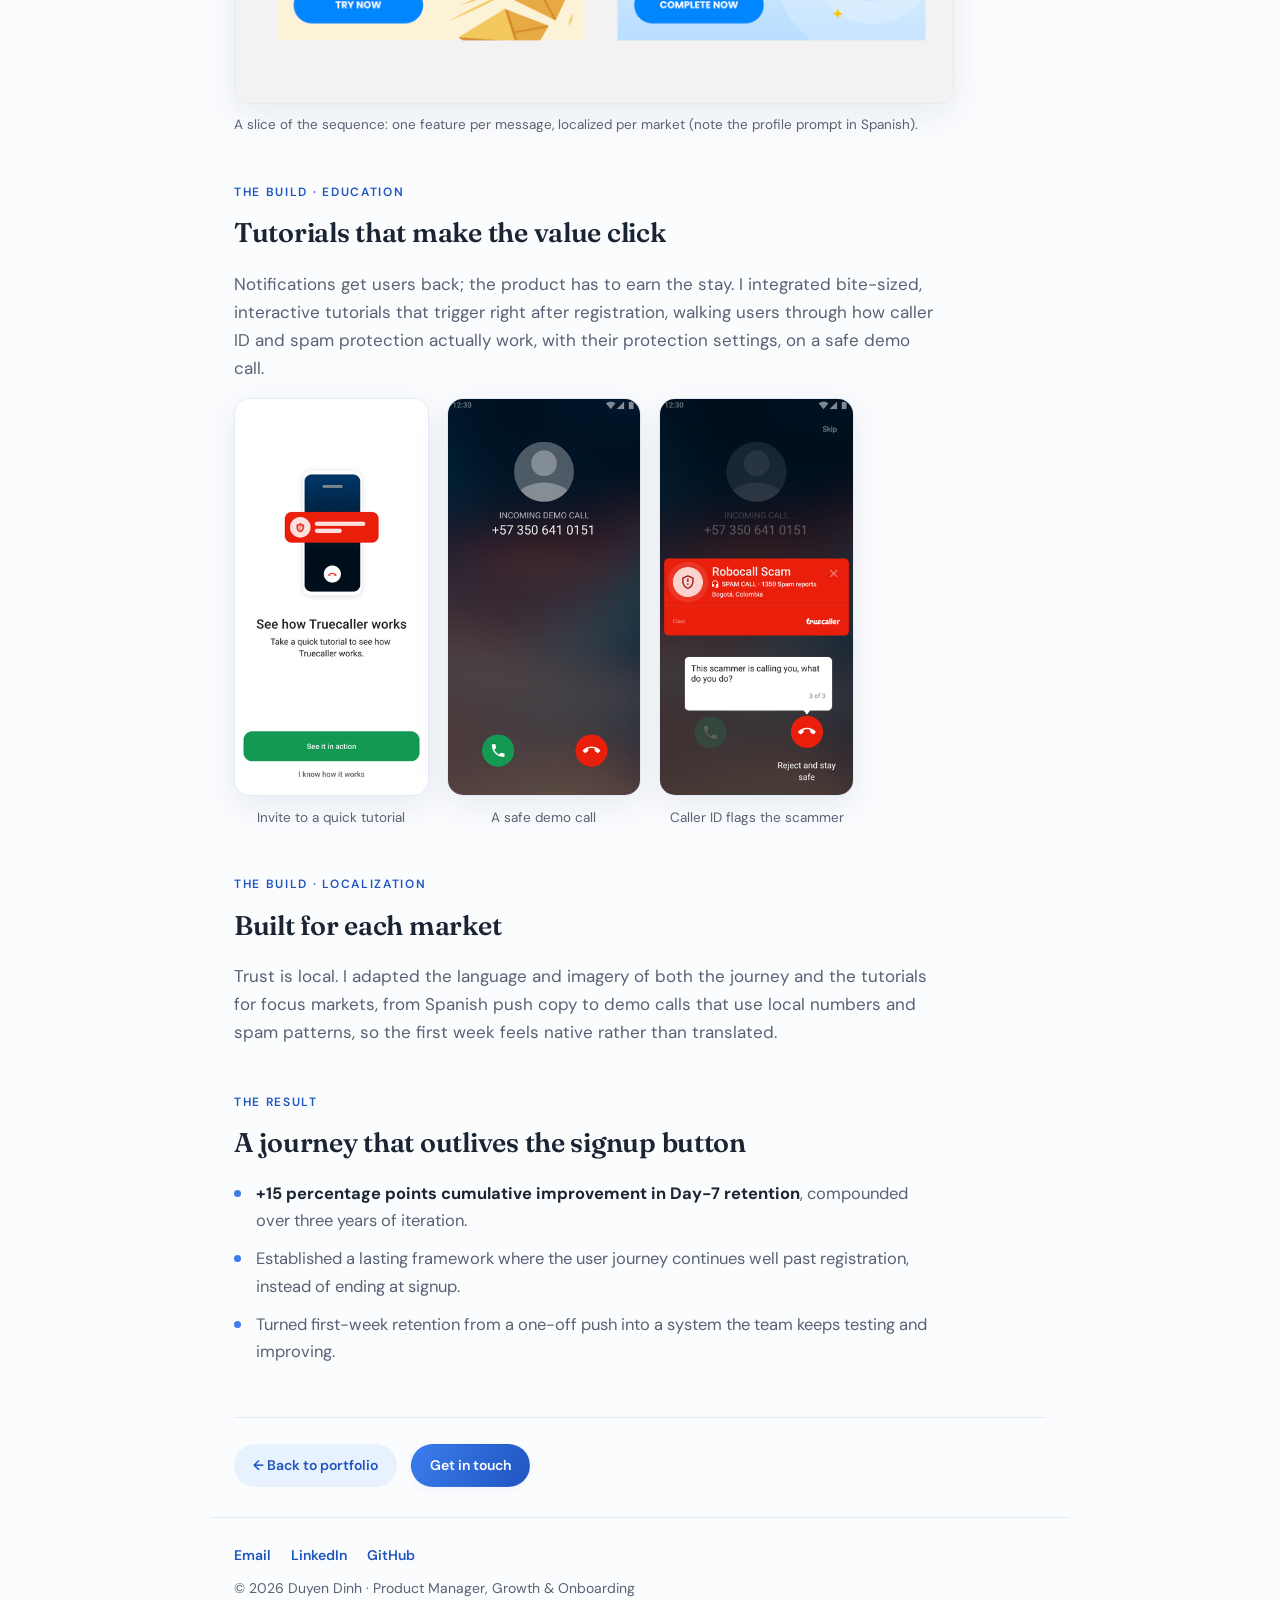
<file: case-retention.html>
<!DOCTYPE html>
<html lang="en">
<head>
  <meta charset="UTF-8" />
  <meta name="viewport" content="width=device-width, initial-scale=1.0" />
  <title>First-week retention · Duyen Dinh</title>
  <meta name="description" content="Case study: bridging the activation gap with a 7-day engagement journey, feature tutorials, and localization, lifting Day-7 retention 15pp over three years." />

  <link rel="preconnect" href="https://fonts.googleapis.com" />
  <link rel="preconnect" href="https://fonts.gstatic.com" crossorigin />
  <link href="https://fonts.googleapis.com/css2?family=Fraunces:opsz,wght@9..144,400;9..144,500;9..144,600;9..144,700&family=DM+Sans:wght@400;500;600;700&display=swap" rel="stylesheet" />
  <link rel="stylesheet" href="css/styles.css?v=4" />
  <style>
    .phones3 { display: grid; grid-template-columns: repeat(3, 1fr); gap: 18px; margin: 12px 0 4px; max-width: 620px; }
    .wideshot { max-width: 720px; margin: 12px 0 4px; }
    .wideshot img { width: 100%; border-radius: 14px; border: 1px solid var(--line); box-shadow: var(--shadow-md); display: block; }
    .wideshot figcaption { margin-top: 10px; font-size: 13.5px; color: var(--ink-soft); }
    @media (max-width: 620px) { .phones3 { grid-template-columns: 1fr 1fr; } }
  </style>
</head>
<body>

  <!-- ===================== TOP NAV ===================== -->
  <header class="topnav topnav--sub">
    <div class="topnav__inner">
      <a href="index.html#home" class="brand">Duyen<span>Dinh</span></a>
      <nav class="topnav__links" aria-label="Primary">
        <a href="index.html#home">Home</a>
        <a href="index.html#portfolio">Portfolio</a>
        <a href="index.html#cv">CV</a>
      </nav>
    </div>
  </header>

  <article class="casepage">
    <a class="casepage__back" href="index.html#portfolio">← Back to portfolio</a>

    <div class="tags">
      <span class="tag">Retention</span>
      <span class="tag">Lifecycle</span>
      <span class="tag">Localization</span>
    </div>
    <h1 class="casepage__title">First-week retention, one experiment at a time</h1>
    <p class="casepage__tagline">Bridging the activation gap, so a new registration becomes a week-one habit.</p>
    <p class="casepage__context"><strong>Role:</strong> Product Manager, onboarding &nbsp;·&nbsp; <strong>Platform:</strong> Android &amp; iOS &nbsp;·&nbsp; <strong>Partners:</strong> CRM, Design, Data</p>

    <div class="casepage__metrics">
      <div class="cmetric"><b>+15pp</b><span>Day-7 retention, cumulative over 3 years</span></div>
      <div class="cmetric"><b>7 days</b><span>Automated engagement journey after signup</span></div>
      <div class="cmetric"><b>3 years</b><span>Of compounding iteration, not a single launch</span></div>
    </div>

    <!-- 1. Problem -->
    <section>
      <p class="kicker">The problem</p>
      <h2>Registered, then gone</h2>
      <p>
        Getting users through registration was only half the battle. Even after a
        successful signup, we saw a significant activation gap: many users
        registered and then quietly went inactive, never really experiencing what
        Truecaller does.
      </p>
    </section>

    <!-- 2. Insight -->
    <section>
      <p class="kicker">Why day 7</p>
      <h2>Day-7 retention is the leading indicator</h2>
      <p>
        Both industry benchmarks and our own data pointed to the same thing: if a
        user is still active seven days after onboarding, they tend to stick
        around for the long run. So we made Day-7 retention a core team KPI, and I
        built the first week as a deliberate journey rather than an afterthought.
      </p>
    </section>

    <!-- 3. Lifecycle -->
    <section>
      <p class="kicker">The build · lifecycle</p>
      <h2>A 7-day engagement journey</h2>
      <p>
        I designed and launched an automated push-notification sequence across the
        first week, each message progressively introducing one core feature
        instead of dumping everything on day one: blocking, HD calls, inbox
        cleaner, profile completion, and more.
      </p>
      <figure class="wideshot">
        <img src="assets/img/cases/retention/journey.png" alt="A set of lifecycle push notification creatives introducing features across the first week" />
        <figcaption>A slice of the sequence: one feature per message, localized per market (note the profile prompt in Spanish).</figcaption>
      </figure>
    </section>

    <!-- 4. Education -->
    <section>
      <p class="kicker">The build · education</p>
      <h2>Tutorials that make the value click</h2>
      <p>
        Notifications get users back; the product has to earn the stay. I
        integrated bite-sized, interactive tutorials that trigger right after
        registration, walking users through how caller ID and spam protection
        actually work, with their protection settings, on a safe demo call.
      </p>
      <div class="phones3">
        <figure class="phone"><img src="assets/img/cases/retention/tut-1-instruction.png" alt="Tutorial intro: see how Truecaller works" /><figcaption>Invite to a quick tutorial</figcaption></figure>
        <figure class="phone"><img src="assets/img/cases/retention/tut-2-call.png" alt="Demo incoming call" /><figcaption>A safe demo call</figcaption></figure>
        <figure class="phone"><img src="assets/img/cases/retention/tut-3-scam.png" alt="Caller ID identifies a spam call in the tutorial" /><figcaption>Caller ID flags the scammer</figcaption></figure>
      </div>
    </section>

    <!-- 5. Localization -->
    <section>
      <p class="kicker">The build · localization</p>
      <h2>Built for each market</h2>
      <p>
        Trust is local. I adapted the language and imagery of both the journey and
        the tutorials for focus markets, from Spanish push copy to demo calls that
        use local numbers and spam patterns, so the first week feels native rather
        than translated.
      </p>
    </section>

    <!-- 6. Result -->
    <section>
      <p class="kicker">The result</p>
      <h2>A journey that outlives the signup button</h2>
      <ul class="clean">
        <li><strong>+15 percentage points cumulative improvement in Day-7 retention</strong>, compounded over three years of iteration.</li>
        <li>Established a lasting framework where the user journey continues well past registration, instead of ending at signup.</li>
        <li>Turned first-week retention from a one-off push into a system the team keeps testing and improving.</li>
      </ul>
    </section>

    <div class="casepage__cta">
      <a class="btn btn--soft btn--sm" href="index.html#portfolio">← Back to portfolio</a>
      <a class="btn btn--primary btn--sm" href="mailto:myduyen28ftu2@gmail.com">Get in touch</a>
    </div>
  </article>

  <footer class="footer" style="max-width:860px;margin:0 auto;padding-left:24px;padding-right:24px;">
    <div class="footer__links">
      <a href="mailto:myduyen28ftu2@gmail.com">Email</a>
      <a href="https://www.linkedin.com/in/duyen-dinh-dtmd/" target="_blank" rel="noopener">LinkedIn</a>
      <a href="https://github.com/DuyenDinh" target="_blank" rel="noopener">GitHub</a>
    </div>
    <span>© 2026 Duyen Dinh · Product Manager, Growth &amp; Onboarding</span>
  </footer>

</body>
</html>
</file>
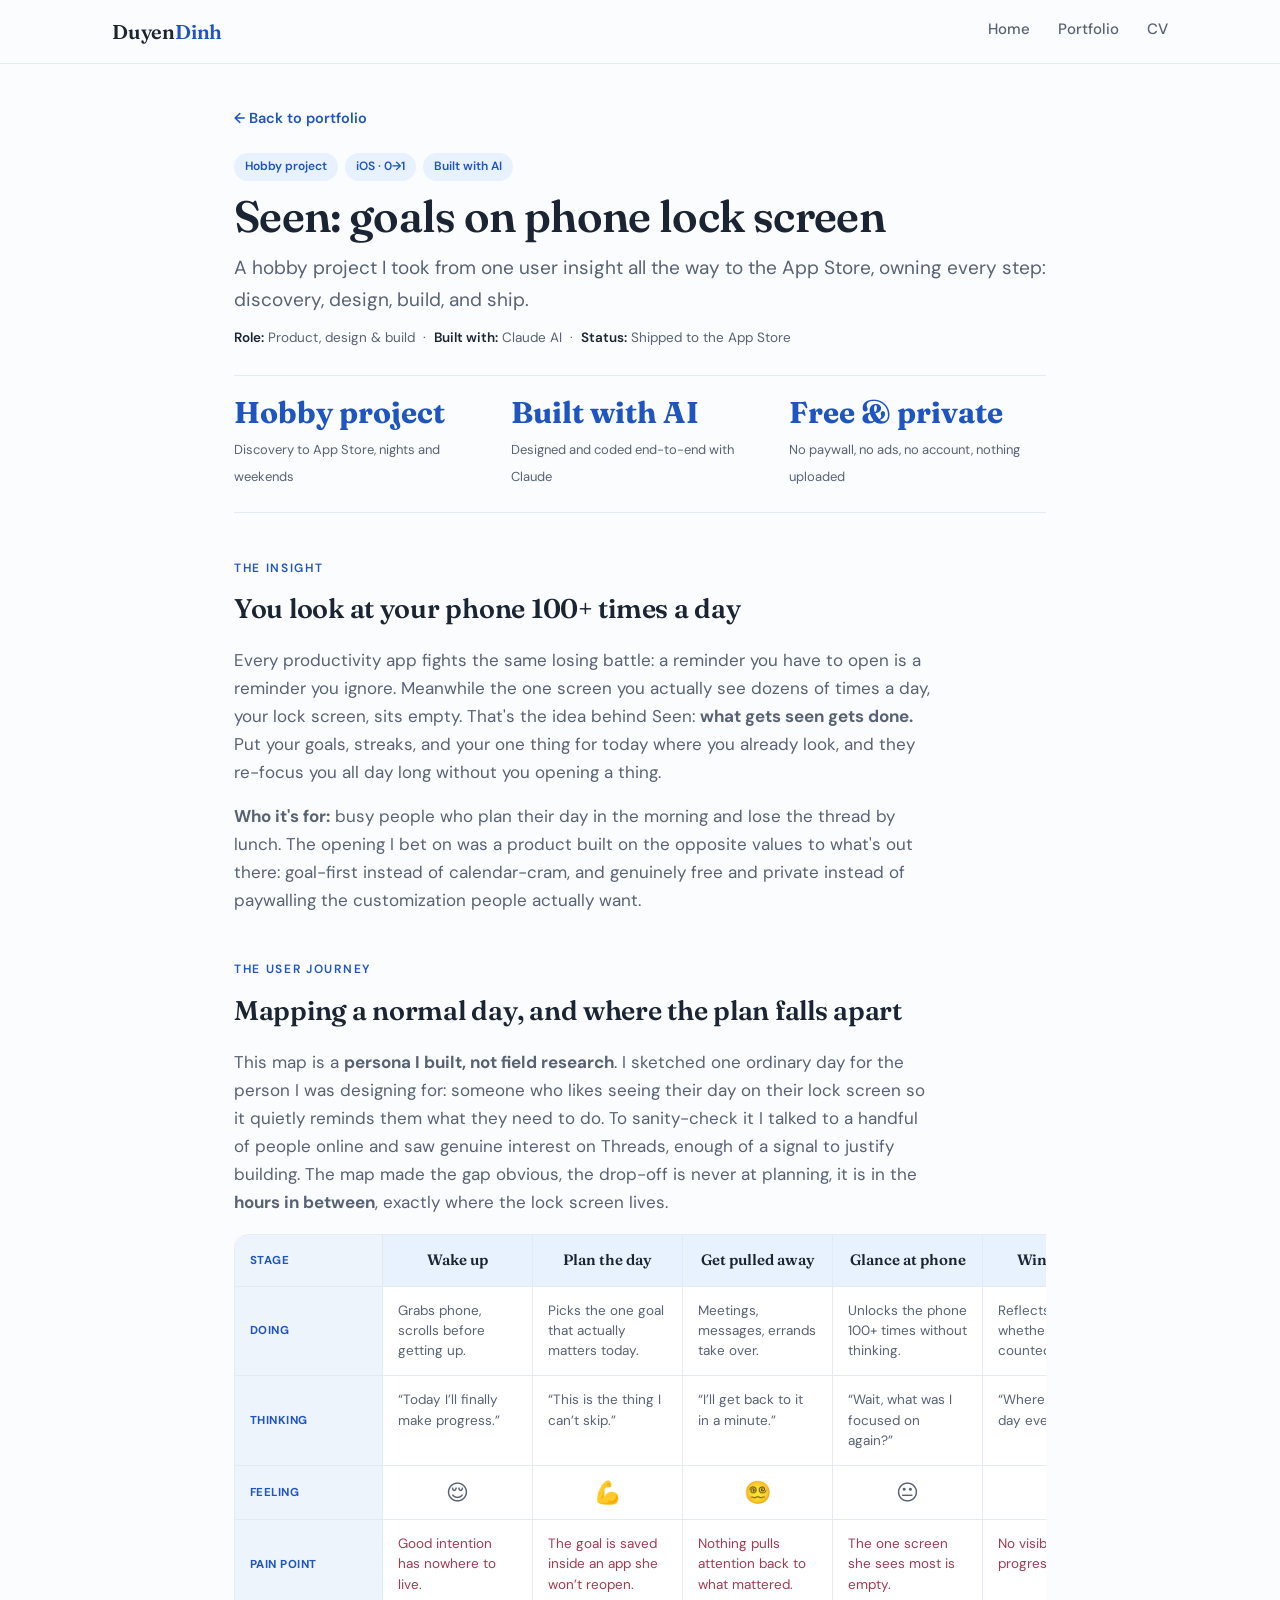
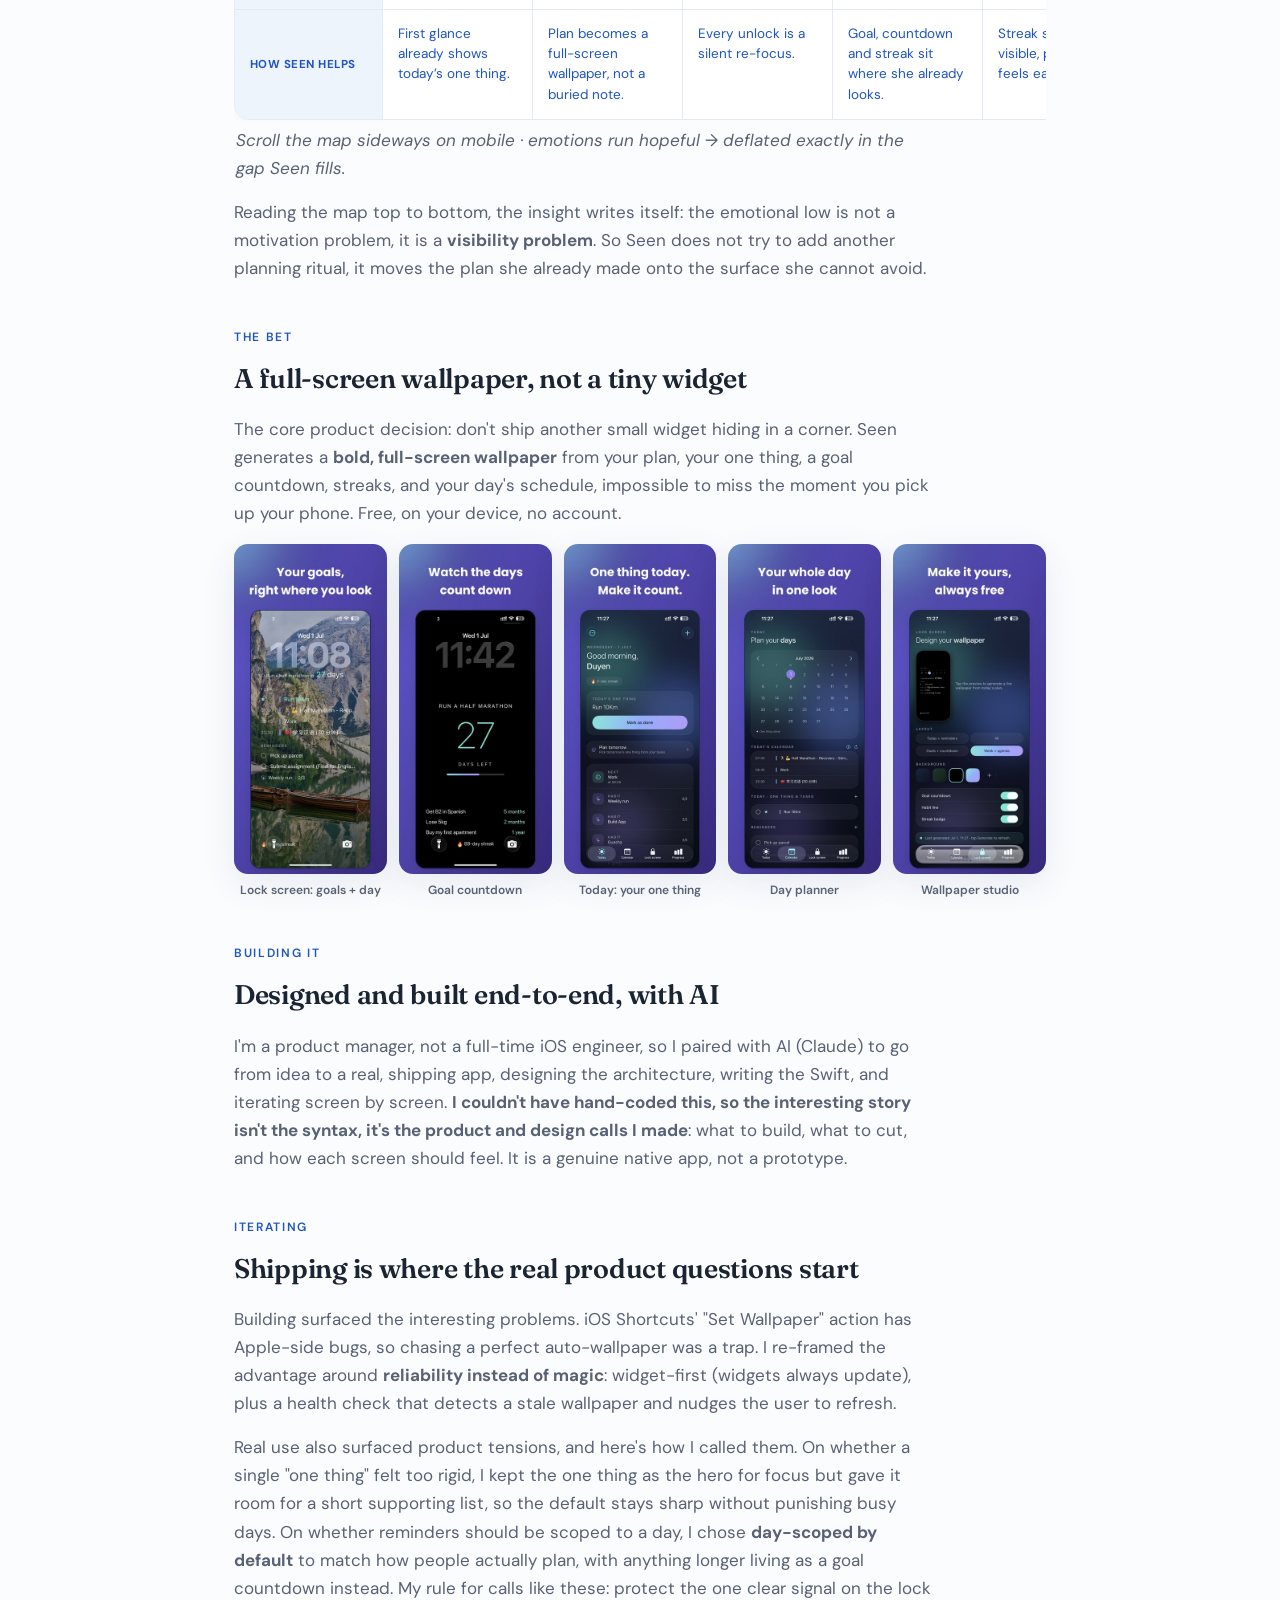
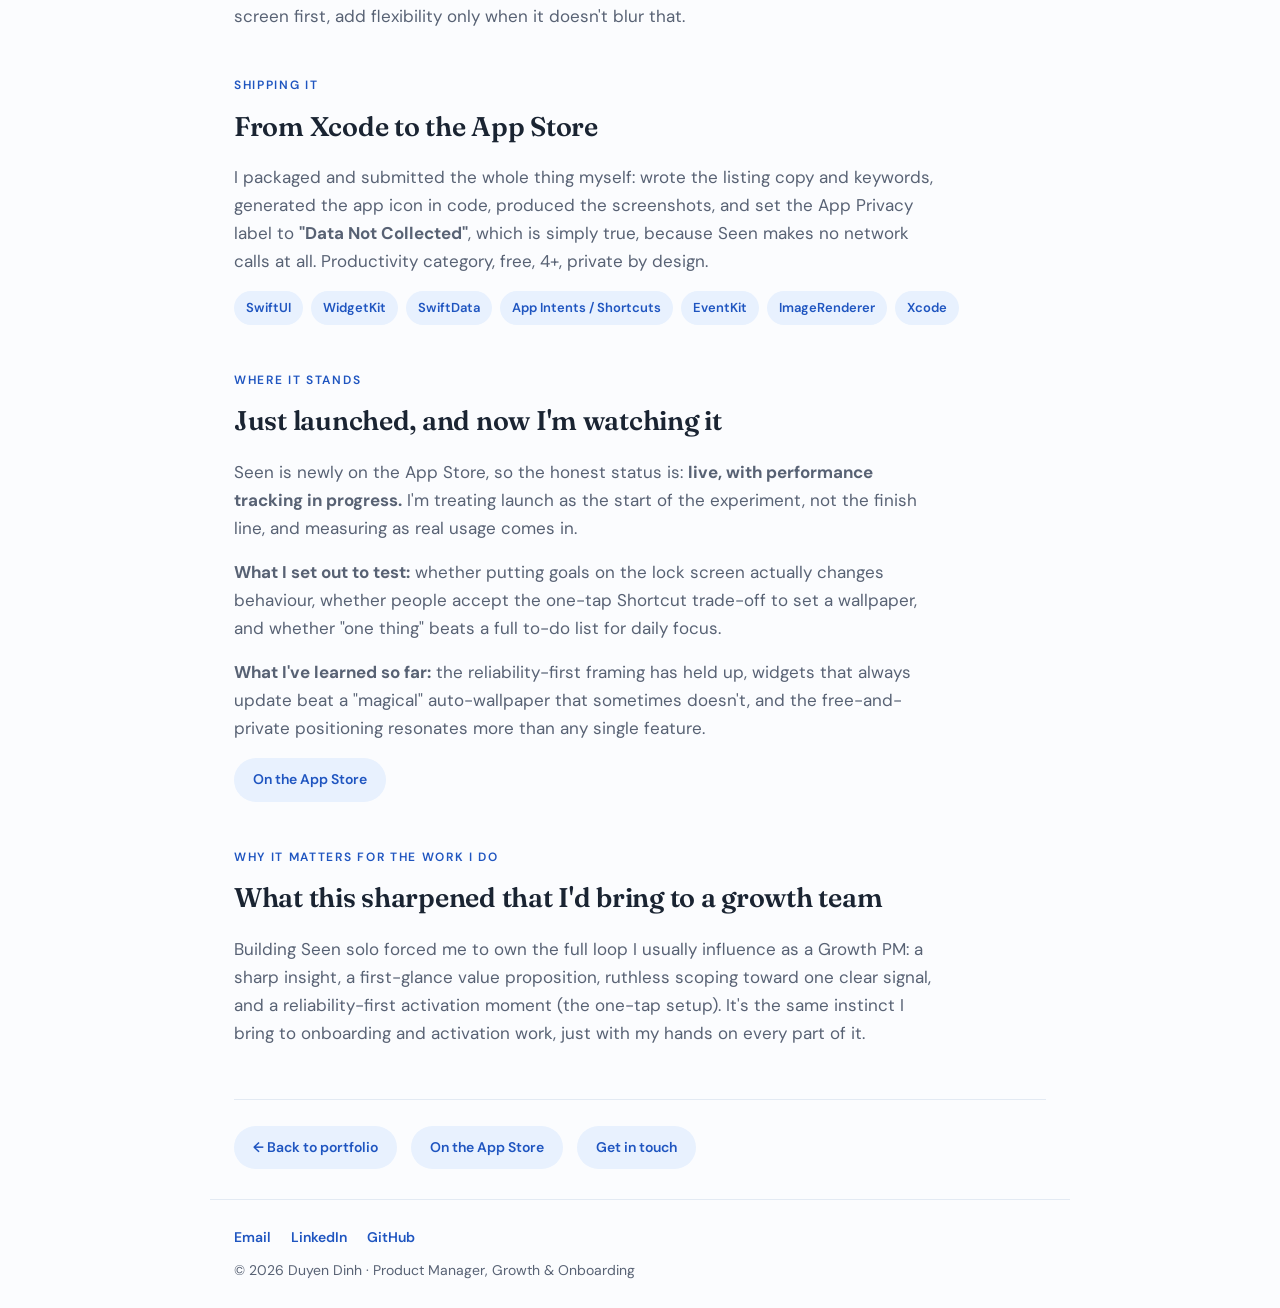
<file: case-seen.html>
<!DOCTYPE html>
<html lang="en">
<head>
  <meta charset="UTF-8" />
  <meta name="viewport" content="width=device-width, initial-scale=1.0" />
  <title>Seen: a lock-screen app I built and shipped · Duyen Dinh</title>
  <meta name="description" content="Side project: Seen, a native iOS lock-screen goal app I took from user insight to the App Store, solo, discovery, design, built with AI, iterated, and shipped." />

  <link rel="preconnect" href="https://fonts.googleapis.com" />
  <link rel="preconnect" href="https://fonts.gstatic.com" crossorigin />
  <link href="https://fonts.googleapis.com/css2?family=Fraunces:opsz,wght@9..144,400;9..144,500;9..144,600;9..144,700&family=DM+Sans:wght@400;500;600;700&display=swap" rel="stylesheet" />
  <link rel="stylesheet" href="css/styles.css?v=4" />
  <style>
    .gallery5 { display: grid; grid-template-columns: repeat(5, 1fr); gap: 12px; margin: 14px 0 4px; }
    .gallery5 figure { margin: 0; }
    .gallery5 img { width: 100%; border-radius: 14px; box-shadow: var(--shadow-md); display: block; }
    .gallery5 figcaption { font-size: 12px; font-weight: 600; color: var(--ink-soft); text-align: center; margin-top: 8px; line-height: 1.35; }
    @media (max-width: 760px) { .gallery5 { grid-template-columns: repeat(3, 1fr); } }
    @media (max-width: 460px) { .gallery5 { grid-template-columns: repeat(2, 1fr); } }
    .stack { list-style: none; display: flex; flex-wrap: wrap; gap: 8px; margin: 8px 0 2px; }
    .stack li { font-size: 13px; font-weight: 600; color: var(--blue-deep); background: var(--blue-soft); padding: 6px 12px; border-radius: 999px; }

    /* ---- user journey map ---- */
    .journey { margin: 18px 0 6px; overflow-x: auto; -webkit-overflow-scrolling: touch; }
    .journey__grid { display: grid; grid-template-columns: 148px repeat(5, minmax(150px, 1fr)); min-width: 860px; border: 1px solid var(--line); border-radius: 16px; overflow: hidden; background: #fff; box-shadow: var(--shadow-sm); }
    .journey__row { display: contents; }
    .journey__cell { padding: 14px 15px; border-bottom: 1px solid var(--line); border-right: 1px solid var(--line); font-size: 13.5px; line-height: 1.5; color: var(--ink-soft); }
    .journey__grid > .journey__row:last-child .journey__cell { border-bottom: none; }
    .journey__cell:nth-child(6n) { border-right: none; }
    .journey__label { font-weight: 700; font-size: 11.5px; letter-spacing: .04em; text-transform: uppercase; color: var(--blue-deep); background: var(--bg-tint); display: flex; align-items: center; }
    .journey__phase { font-family: var(--font-head, "Fraunces"), serif; font-weight: 600; font-size: 15px; color: var(--ink); background: var(--blue-soft); text-align: center; justify-content: center; }
    .journey__emo { font-size: 22px; text-align: center; padding: 10px; }
    .journey__pain { color: #a23b52; }
    .journey__win { color: var(--blue-deep); }
    .journey__hint { font-size: 12.5px; color: var(--ink-soft); margin: 6px 2px 0; font-style: italic; }
  </style>
</head>
<body>

  <!-- ===================== TOP NAV ===================== -->
  <header class="topnav topnav--sub">
    <div class="topnav__inner">
      <a href="index.html#home" class="brand">Duyen<span>Dinh</span></a>
      <nav class="topnav__links" aria-label="Primary">
        <a href="index.html#home">Home</a>
        <a href="index.html#portfolio">Portfolio</a>
        <a href="index.html#cv">CV</a>
      </nav>
    </div>
  </header>

  <article class="casepage">
    <a class="casepage__back" href="index.html#portfolio">← Back to portfolio</a>

    <div class="tags">
      <span class="tag">Hobby project</span>
      <span class="tag">iOS · 0→1</span>
      <span class="tag">Built with AI</span>
    </div>
    <h1 class="casepage__title">Seen: goals on phone lock screen</h1>
    <p class="casepage__tagline">A hobby project I took from one user insight all the way to the App Store, owning every step: discovery, design, build, and ship.</p>
    <p class="casepage__context"><strong>Role:</strong> Product, design &amp; build &nbsp;·&nbsp; <strong>Built with:</strong> Claude AI &nbsp;·&nbsp; <strong>Status:</strong> Shipped to the App Store</p>

    <div class="casepage__metrics">
      <div class="cmetric"><b>Hobby project</b><span>Discovery to App Store, nights and weekends</span></div>
      <div class="cmetric"><b>Built with AI</b><span>Designed and coded end-to-end with Claude</span></div>
      <div class="cmetric"><b>Free &amp; private</b><span>No paywall, no ads, no account, nothing uploaded</span></div>
    </div>

    <!-- 1. Insight -->
    <section>
      <p class="kicker">The insight</p>
      <h2>You look at your phone 100+ times a day</h2>
      <p>
        Every productivity app fights the same losing battle: a reminder you have
        to open is a reminder you ignore. Meanwhile the one screen you actually see
        dozens of times a day, your lock screen, sits empty. That's the idea
        behind Seen: <strong>what gets seen gets done.</strong> Put your goals,
        streaks, and your one thing for today where you already look, and they
        re-focus you all day long without you opening a thing.
      </p>
      <p>
        <strong>Who it's for:</strong> busy people who plan their day in the
        morning and lose the thread by lunch. The opening I bet on was a product
        built on the opposite values to what's out there: goal-first instead of
        calendar-cram, and genuinely free and private instead of paywalling the
        customization people actually want.
      </p>
    </section>

    <!-- 1b. User journey map -->
    <section>
      <p class="kicker">The user journey</p>
      <h2>Mapping a normal day, and where the plan falls apart</h2>
      <p>
        This map is a <strong>persona I built, not field research</strong>. I
        sketched one ordinary day for the person I was designing for: someone who
        likes seeing their day on their lock screen so it quietly reminds them what
        they need to do. To sanity-check it I talked to a handful of people online
        and saw genuine interest on Threads, enough of a signal to justify building.
        The map made the gap obvious, the drop-off is never at planning, it is in
        the <strong>hours in between</strong>, exactly where the lock screen lives.
      </p>

      <div class="journey">
        <div class="journey__grid">
          <div class="journey__row">
            <div class="journey__cell journey__label">Stage</div>
            <div class="journey__cell journey__phase">Wake up</div>
            <div class="journey__cell journey__phase">Plan the day</div>
            <div class="journey__cell journey__phase">Get pulled away</div>
            <div class="journey__cell journey__phase">Glance at phone</div>
            <div class="journey__cell journey__phase">Wind down</div>
          </div>
          <div class="journey__row">
            <div class="journey__cell journey__label">Doing</div>
            <div class="journey__cell">Grabs phone, scrolls before getting up.</div>
            <div class="journey__cell">Picks the one goal that actually matters today.</div>
            <div class="journey__cell">Meetings, messages, errands take over.</div>
            <div class="journey__cell">Unlocks the phone 100+ times without thinking.</div>
            <div class="journey__cell">Reflects on whether the day counted.</div>
          </div>
          <div class="journey__row">
            <div class="journey__cell journey__label">Thinking</div>
            <div class="journey__cell">“Today I’ll finally make progress.”</div>
            <div class="journey__cell">“This is the thing I can’t skip.”</div>
            <div class="journey__cell">“I’ll get back to it in a minute.”</div>
            <div class="journey__cell">“Wait, what was I focused on again?”</div>
            <div class="journey__cell">“Where did the day even go?”</div>
          </div>
          <div class="journey__row">
            <div class="journey__cell journey__label">Feeling</div>
            <div class="journey__cell journey__emo" title="Hopeful">😌</div>
            <div class="journey__cell journey__emo" title="Motivated">💪</div>
            <div class="journey__cell journey__emo" title="Distracted">😵‍💫</div>
            <div class="journey__cell journey__emo" title="Disconnected">😐</div>
            <div class="journey__cell journey__emo" title="Deflated">😞</div>
          </div>
          <div class="journey__row">
            <div class="journey__cell journey__label">Pain point</div>
            <div class="journey__cell journey__pain">Good intention has nowhere to live.</div>
            <div class="journey__cell journey__pain">The goal is saved inside an app she won’t reopen.</div>
            <div class="journey__cell journey__pain">Nothing pulls attention back to what mattered.</div>
            <div class="journey__cell journey__pain">The one screen she sees most is empty.</div>
            <div class="journey__cell journey__pain">No visible signal of progress or streak.</div>
          </div>
          <div class="journey__row">
            <div class="journey__cell journey__label">How Seen helps</div>
            <div class="journey__cell journey__win">First glance already shows today’s one thing.</div>
            <div class="journey__cell journey__win">Plan becomes a full-screen wallpaper, not a buried note.</div>
            <div class="journey__cell journey__win">Every unlock is a silent re-focus.</div>
            <div class="journey__cell journey__win">Goal, countdown and streak sit where she already looks.</div>
            <div class="journey__cell journey__win">Streak stays visible, progress feels earned.</div>
          </div>
        </div>
      </div>
      <p class="journey__hint">Scroll the map sideways on mobile · emotions run hopeful → deflated exactly in the gap Seen fills.</p>

      <p>
        Reading the map top to bottom, the insight writes itself: the emotional low
        is not a motivation problem, it is a <strong>visibility problem</strong>. So
        Seen does not try to add another planning ritual, it moves the plan she
        already made onto the surface she cannot avoid.
      </p>
    </section>

    <!-- 2. Bet -->
    <section>
      <p class="kicker">The bet</p>
      <h2>A full-screen wallpaper, not a tiny widget</h2>
      <p>
        The core product decision: don't ship another small widget hiding in a
        corner. Seen generates a <strong>bold, full-screen wallpaper</strong> from
        your plan, your one thing, a goal countdown, streaks, and your day's
        schedule, impossible to miss the moment you pick up your phone. Free, on
        your device, no account.
      </p>
      <div class="gallery5">
        <figure><img src="assets/img/cases/seen/1-lockscreen.png" alt="Seen lock screen showing goals and schedule" /><figcaption>Lock screen: goals + day</figcaption></figure>
        <figure><img src="assets/img/cases/seen/2-countdown.png" alt="Seen goal countdown on the lock screen" /><figcaption>Goal countdown</figcaption></figure>
        <figure><img src="assets/img/cases/seen/3-today.png" alt="Seen Today view with one thing" /><figcaption>Today: your one thing</figcaption></figure>
        <figure><img src="assets/img/cases/seen/4-calendar.png" alt="Seen calendar day planner" /><figcaption>Day planner</figcaption></figure>
        <figure><img src="assets/img/cases/seen/5-wallpaper.png" alt="Seen wallpaper studio" /><figcaption>Wallpaper studio</figcaption></figure>
      </div>
    </section>

    <!-- 3. Build -->
    <section>
      <p class="kicker">Building it</p>
      <h2>Designed and built end-to-end, with AI</h2>
      <p>
        I'm a product manager, not a full-time iOS engineer, so I paired with AI
        (Claude) to go from idea to a real, shipping app, designing the
        architecture, writing the Swift, and iterating screen by screen.
        <strong>I couldn't have hand-coded this, so the interesting story isn't the
        syntax, it's the product and design calls I made</strong>: what to build,
        what to cut, and how each screen should feel. It is a genuine native app,
        not a prototype.
      </p>
    </section>

    <!-- 4. Iterate -->
    <section>
      <p class="kicker">Iterating</p>
      <h2>Shipping is where the real product questions start</h2>
      <p>
        Building surfaced the interesting problems. iOS Shortcuts' "Set Wallpaper"
        action has Apple-side bugs, so chasing a perfect auto-wallpaper was a trap.
        I re-framed the advantage around <strong>reliability instead of magic</strong>:
        widget-first (widgets always update), plus a health check that detects a
        stale wallpaper and nudges the user to refresh.
      </p>
      <p>
        Real use also surfaced product tensions, and here's how I called them. On
        whether a single "one thing" felt too rigid, I kept the one thing as the
        hero for focus but gave it room for a short supporting list, so the default
        stays sharp without punishing busy days. On whether reminders should be
        scoped to a day, I chose <strong>day-scoped by default</strong> to match how
        people actually plan, with anything longer living as a goal countdown
        instead. My rule for calls like these: protect the one clear signal on the
        lock screen first, add flexibility only when it doesn't blur that.
      </p>
    </section>

    <!-- 5. Ship -->
    <section>
      <p class="kicker">Shipping it</p>
      <h2>From Xcode to the App Store</h2>
      <p>
        I packaged and submitted the whole thing myself: wrote the listing copy and
        keywords, generated the app icon in code, produced the screenshots, and set
        the App Privacy label to <strong>"Data Not Collected"</strong>, which is
        simply true, because Seen makes no network calls at all. Productivity
        category, free, 4+, private by design.
      </p>
      <div class="stack" aria-label="Tech stack">
        <li>SwiftUI</li><li>WidgetKit</li><li>SwiftData</li><li>App Intents / Shortcuts</li><li>EventKit</li><li>ImageRenderer</li><li>Xcode</li>
      </div>
    </section>

    <!-- 6. Outcome -->
    <section>
      <p class="kicker">Where it stands</p>
      <h2>Just launched, and now I'm watching it</h2>
      <p>
        Seen is newly on the App Store, so the honest status is: <strong>live, with
        performance tracking in progress.</strong> I'm treating launch as the start
        of the experiment, not the finish line, and measuring as real usage comes in.
      </p>
      <p>
        <strong>What I set out to test:</strong> whether putting goals on the lock
        screen actually changes behaviour, whether people accept the one-tap
        Shortcut trade-off to set a wallpaper, and whether "one thing" beats a full
        to-do list for daily focus.
      </p>
      <p>
        <strong>What I've learned so far:</strong> the reliability-first framing has
        held up, widgets that always update beat a "magical" auto-wallpaper that
        sometimes doesn't, and the free-and-private positioning resonates more than
        any single feature.
      </p>
      <p style="margin-top:16px;">
        <span class="btn btn--soft btn--sm" style="cursor:default;">On the App Store</span>
      </p>
    </section>

    <!-- 7. Through-line -->
    <section>
      <p class="kicker">Why it matters for the work I do</p>
      <h2>What this sharpened that I'd bring to a growth team</h2>
      <p>
        Building Seen solo forced me to own the full loop I usually influence as a
        Growth PM: a sharp insight, a first-glance value proposition, ruthless
        scoping toward one clear signal, and a reliability-first activation moment
        (the one-tap setup). It's the same instinct I bring to onboarding and
        activation work, just with my hands on every part of it.
      </p>
    </section>

    <div class="casepage__cta">
      <a class="btn btn--soft btn--sm" href="index.html#portfolio">← Back to portfolio</a>
      <span class="btn btn--soft btn--sm" style="cursor:default;">On the App Store</span>
      <a class="btn btn--soft btn--sm" href="mailto:myduyen28ftu2@gmail.com">Get in touch</a>
    </div>
  </article>

  <footer class="footer" style="max-width:860px;margin:0 auto;padding-left:24px;padding-right:24px;">
    <div class="footer__links">
      <a href="mailto:myduyen28ftu2@gmail.com">Email</a>
      <a href="https://www.linkedin.com/in/duyen-dinh-dtmd/" target="_blank" rel="noopener">LinkedIn</a>
      <a href="https://github.com/DuyenDinh" target="_blank" rel="noopener">GitHub</a>
    </div>
    <span>© 2026 Duyen Dinh · Product Manager, Growth &amp; Onboarding</span>
  </footer>

</body>
</html>
</file>
<file: css/styles.css>
/* ============================================================
   Duyen Dinh — Portfolio
   Two-column resume layout (sticky sidebar + main pages)
   Professional blue theme, Fraunces headings
   ============================================================ */

:root {
  --bg:          #FBFCFE;
  --bg-tint:     #EEF4FC;
  --bg-lav:      #E9F1FB;
  --surface:     #FFFFFF;
  --ink:         #1A2432;
  --ink-soft:    #586274;
  --line:        #E3EAF3;

  --blue:        #3B7DED;
  --blue-deep:   #1F55C0;
  --blue-soft:   #E8F1FE;
  --sky:         #7FA8E8;

  --shadow-sm: 0 2px 10px rgba(24, 52, 100, 0.05);
  --shadow-md: 0 10px 34px rgba(24, 52, 100, 0.09);
  --shadow-lg: 0 22px 60px rgba(24, 52, 100, 0.13);

  --radius:    16px;
  --radius-sm: 12px;
  --radius-pill: 999px;

  --maxw: 1120px;
  --font-head: 'Fraunces', Georgia, serif;
  --font-body: 'DM Sans', system-ui, -apple-system, sans-serif;
}

* { box-sizing: border-box; margin: 0; padding: 0; }
html { scroll-behavior: smooth; }
body {
  font-family: var(--font-body);
  color: var(--ink);
  background: var(--bg);
  line-height: 1.65;
  font-size: 16.5px;
  -webkit-font-smoothing: antialiased;
}
img { max-width: 100%; display: block; }
a { color: inherit; text-decoration: none; }

/* ---------- Buttons ---------- */
.btn {
  display: inline-flex;
  align-items: center;
  justify-content: center;
  font-weight: 600;
  font-size: 15px;
  padding: 12px 24px;
  border-radius: var(--radius-pill);
  border: 1.5px solid transparent;
  transition: transform .18s ease, box-shadow .18s ease, background .18s ease, color .18s ease;
  cursor: pointer;
}
.btn--sm { padding: 9px 18px; font-size: 14px; }
.btn--primary { background: linear-gradient(120deg, var(--blue) 0%, var(--blue-deep) 100%); color: #fff; box-shadow: var(--shadow-sm); }
.btn--primary:hover { transform: translateY(-2px); box-shadow: var(--shadow-md); }
.btn--soft { background: var(--blue-soft); color: var(--blue-deep); }
.btn--soft:hover { background: #DBEAFE; transform: translateY(-2px); }

/* ---------- Top nav ---------- */
.topnav {
  position: sticky;
  top: 0;
  z-index: 50;
  background: rgba(251, 252, 254, 0.85);
  backdrop-filter: saturate(160%) blur(12px);
  border-bottom: 1px solid var(--line);
}
.topnav__inner {
  max-width: var(--maxw);
  margin: 0 auto;
  padding: 15px 32px;
  display: flex;
  align-items: center;
  gap: 26px;
}
.brand {
  font-family: var(--font-head);
  font-weight: 600;
  font-size: 20px;
  letter-spacing: -0.01em;
}
.brand span { color: var(--blue-deep); }
.topnav__links { display: flex; gap: 28px; margin-left: auto; }
.topnav__links a {
  font-size: 15px;
  font-weight: 500;
  color: var(--ink-soft);
  padding-bottom: 3px;
  border-bottom: 2px solid transparent;
  transition: color .15s ease, border-color .15s ease;
}
.topnav__links a:hover { color: var(--blue-deep); }
.topnav__links a.is-active { color: var(--ink); border-bottom-color: var(--blue); }
.topnav__toggle { display: none; flex-direction: column; gap: 5px; background: none; border: none; margin-left: auto; cursor: pointer; }
.topnav__toggle span { width: 24px; height: 2px; background: var(--ink); border-radius: 2px; }

/* ---------- Layout ---------- */
.layout {
  max-width: var(--maxw);
  margin: 0 auto;
  padding: 48px 32px 0;
  display: grid;
  grid-template-columns: 280px 1fr;
  gap: 60px;
  align-items: start;
}

/* ---------- Sidebar ---------- */
.sidebar {
  position: sticky;
  top: 96px;
}
.avatar {
  position: relative;
  width: 168px;
  height: 168px;
  border-radius: 50%;
  overflow: hidden;
  margin-bottom: 22px;
  border: 1px solid var(--line);
  box-shadow: var(--shadow-sm);
  background: linear-gradient(140deg, var(--blue) 0%, var(--blue-deep) 100%);
  display: flex;
  align-items: center;
  justify-content: center;
}
.avatar img { width: 100%; height: 100%; object-fit: cover; }
.avatar__mono {
  display: none;
  font-family: var(--font-head);
  font-weight: 600;
  font-size: 62px;
  color: #fff;
  letter-spacing: 0.02em;
}
.avatar--empty img { display: none; }
.avatar--empty .avatar__mono { display: block; }

.sidebar__name {
  font-family: var(--font-head);
  font-weight: 600;
  font-size: 26px;
  letter-spacing: -0.01em;
  margin-bottom: 2px;
}
.sidebar__role { color: var(--blue-deep); font-weight: 600; font-size: 15px; margin-bottom: 16px; }
.sidebar__bio { color: var(--ink-soft); font-size: 14.5px; margin-bottom: 22px; }

.contact { list-style: none; display: flex; flex-direction: column; gap: 12px; }
.contact li { display: flex; align-items: center; gap: 11px; font-size: 14.5px; color: var(--ink-soft); }
.contact a { color: var(--ink-soft); transition: color .15s ease; word-break: break-word; }
.contact a:hover { color: var(--blue-deep); }
.ico { width: 17px; height: 17px; flex-shrink: 0; color: var(--blue); }

/* ---------- Main / pages ---------- */
.main { min-width: 0; padding-bottom: 40px; }
.page { display: none; animation: fade .35s ease; }
.page.is-active { display: block; }
@keyframes fade { from { opacity: 0; transform: translateY(8px); } to { opacity: 1; transform: none; } }

.page__title {
  font-family: var(--font-head);
  font-weight: 600;
  font-size: clamp(28px, 3.6vw, 38px);
  letter-spacing: -0.01em;
  line-height: 1.1;
  margin-bottom: 18px;
}
.page__title--mt { margin-top: 64px; }
.lead { color: var(--ink-soft); font-size: 18px; margin-bottom: 28px; max-width: 680px; }
.body { color: var(--ink-soft); margin-bottom: 18px; max-width: 680px; }
.body a { color: var(--blue-deep); font-weight: 600; }
.body a:hover { text-decoration: underline; }
.subhead {
  font-family: var(--font-head);
  font-weight: 600;
  font-size: 22px;
  margin: 40px 0 18px;
  padding-bottom: 10px;
  border-bottom: 1px solid var(--line);
}

/* ---------- Stats ---------- */
.stats { display: grid; grid-template-columns: repeat(4, 1fr); gap: 14px; margin: 30px 0; }
.stat { background: var(--surface); border: 1px solid var(--line); border-radius: var(--radius); padding: 20px 16px; box-shadow: var(--shadow-sm); min-height: 132px; display: flex; flex-direction: column; align-items: center; text-align: center; }
.stat__num { flex: 1; display: flex; align-items: center; justify-content: center; font-family: var(--font-head); font-weight: 600; font-size: 30px; color: var(--blue-deep); line-height: 1; margin: 0; white-space: nowrap; }
.stat__label { font-size: 12.5px; color: var(--ink-soft); margin-top: 10px; }

/* ---------- Case studies ---------- */
.cases { display: flex; flex-direction: column; gap: 18px; }
.case { background: var(--surface); border: 1px solid var(--line); border-radius: var(--radius); padding: 26px 28px; box-shadow: var(--shadow-sm); transition: box-shadow .2s ease, transform .2s ease; }
.case:hover { box-shadow: var(--shadow-md); transform: translateY(-2px); }
.case__head { display: flex; gap: 22px; align-items: center; justify-content: space-between; }
.tags { display: flex; flex-wrap: wrap; gap: 7px; margin-bottom: 11px; }
.tag { font-size: 12px; font-weight: 600; color: var(--blue-deep); background: var(--blue-soft); padding: 4px 11px; border-radius: var(--radius-pill); }
.case__title { font-family: var(--font-head); font-weight: 600; font-size: 21px; letter-spacing: -0.01em; margin-bottom: 4px; }
.case__tagline { color: var(--ink-soft); font-size: 15px; }
.case__metric { text-align: right; flex-shrink: 0; min-width: 130px; padding-left: 20px; border-left: 1px solid var(--line); }
.case__metric-num { display: block; font-family: var(--font-head); font-weight: 700; font-size: 32px; line-height: 1; color: var(--blue-deep); margin-bottom: 6px; }
.case__metric-label { font-size: 12px; color: var(--ink-soft); }
.case__toggle { margin-top: 18px; background: none; border: none; color: var(--blue-deep); font-weight: 600; font-size: 15px; cursor: pointer; display: inline-flex; align-items: center; gap: 8px; font-family: var(--font-body); }
.case__toggle::after { content: ""; width: 8px; height: 8px; border-right: 2px solid var(--blue-deep); border-bottom: 2px solid var(--blue-deep); transform: rotate(45deg); transition: transform .2s ease; }
.case__toggle[aria-expanded="true"]::after { transform: rotate(-135deg); }
.case__body { padding-top: 6px; }
.story h4 { font-family: var(--font-body); text-transform: uppercase; letter-spacing: 0.12em; font-size: 12px; color: var(--blue-deep); margin: 20px 0 8px; }
.story p { color: var(--ink-soft); }
.story ul { list-style: none; }
.story li { position: relative; padding-left: 20px; margin-bottom: 8px; color: var(--ink-soft); }
.story li::before { content: ""; position: absolute; left: 0; top: 11px; width: 7px; height: 7px; border-radius: 50%; background: var(--blue); }
.story strong { color: var(--ink); }

/* ---------- CV entries ---------- */
.cv__head { display: flex; align-items: center; justify-content: space-between; gap: 16px; flex-wrap: wrap; }
.entry { margin-bottom: 26px; }
.entry__title { font-family: var(--font-head); font-weight: 600; font-size: 19px; }
.entry__org { font-size: 15.5px; margin-top: 2px; }
.entry__org strong { color: var(--ink); }
.entry__date { font-size: 14px; font-style: italic; color: var(--ink-soft); margin-top: 1px; }
.entry__note { font-size: 14.5px; color: var(--ink-soft); font-style: italic; margin-top: 5px; }
.entry__list { list-style: none; margin-top: 10px; }
.entry__list li { position: relative; padding-left: 20px; margin-bottom: 7px; color: var(--ink-soft); font-size: 15.5px; }
.entry__list li::before { content: ""; position: absolute; left: 0; top: 10px; width: 6px; height: 6px; border-radius: 50%; background: var(--blue); }

.principles { list-style: none; margin-bottom: 8px; }
.principles li { position: relative; padding-left: 22px; margin-bottom: 12px; color: var(--ink-soft); max-width: 680px; }
.principles li::before { content: ""; position: absolute; left: 0; top: 10px; width: 8px; height: 8px; border-radius: 50%; background: var(--blue); }
.principles strong { color: var(--ink); }

.list { list-style: none; }
.list li { padding: 9px 0; border-top: 1px solid var(--line); color: var(--ink-soft); font-size: 15.5px; }
.list li:first-child { border-top: none; padding-top: 0; }
.list strong { color: var(--ink); }

.deflist { display: flex; flex-direction: column; gap: 12px; }
.deflist > div { display: grid; grid-template-columns: 150px 1fr; gap: 16px; }
.deflist dt { font-weight: 600; color: var(--ink); font-size: 15px; }
.deflist dd { color: var(--ink-soft); font-size: 15px; }
.cv__refs { margin-top: 26px; font-size: 14px; font-style: italic; color: var(--ink-soft); }
@media (max-width: 620px) {
  .deflist > div { grid-template-columns: 1fr; gap: 3px; }
}

/* ---------- Toolkit ---------- */
.skills { display: grid; grid-template-columns: repeat(2, 1fr); gap: 16px; }
.skill { background: var(--surface); border: 1px solid var(--line); border-radius: var(--radius); padding: 22px 22px; box-shadow: var(--shadow-sm); transition: transform .2s ease, box-shadow .2s ease; }
.skill:hover { transform: translateY(-3px); box-shadow: var(--shadow-md); }
.skill h3 { font-family: var(--font-head); font-weight: 600; font-size: 18px; margin-bottom: 7px; }
.skill p { color: var(--ink-soft); font-size: 14.5px; }

/* ---------- Side projects ---------- */
.apps { display: grid; grid-template-columns: 1fr 1fr; gap: 22px; }
.app { background: var(--surface); border: 1px solid var(--line); border-radius: var(--radius); overflow: hidden; box-shadow: var(--shadow-sm); display: flex; flex-direction: column; transition: transform .2s ease, box-shadow .2s ease; }
.app:hover { transform: translateY(-4px); box-shadow: var(--shadow-lg); }
.app__shot { position: relative; aspect-ratio: 4 / 5; background: linear-gradient(150deg, var(--blue-soft) 0%, var(--bg-lav) 100%); display: flex; align-items: center; justify-content: center; overflow: hidden; }
.app__shot img { width: 100%; height: 100%; object-fit: cover; object-position: center top; }
.app__shot-fallback { display: none; font-family: var(--font-head); font-weight: 600; font-size: 28px; color: var(--blue-deep); }
.app__shot--empty img { display: none; }
.app__shot--empty .app__shot-fallback { display: block; }
.app__info { padding: 22px 24px 26px; }
.app__name { font-family: var(--font-head); font-weight: 600; font-size: 22px; margin-bottom: 4px; }
.app__tag { color: var(--blue-deep); font-weight: 600; font-size: 14px; margin-bottom: 11px; }
.app__desc { color: var(--ink-soft); font-size: 14.5px; margin-bottom: 18px; }

/* ---------- Testimonials ---------- */
.quotes { display: grid; grid-template-columns: 1fr 1fr; gap: 20px; }
.quote { background: linear-gradient(150deg, var(--blue-soft) 0%, var(--bg-lav) 100%); border: 1px solid var(--line); border-radius: var(--radius); padding: 28px 28px 24px; box-shadow: var(--shadow-sm); }
.quote blockquote { font-family: var(--font-head); font-size: 17px; line-height: 1.55; font-style: italic; margin-bottom: 15px; }
.quote figcaption { font-size: 13.5px; color: var(--ink-soft); }
.quote figcaption strong { color: var(--ink); }

/* ---------- Footer ---------- */
.footer { margin-top: 56px; padding: 26px 0; border-top: 1px solid var(--line); color: var(--ink-soft); font-size: 14px; display: flex; flex-direction: column; gap: 10px; }
.footer__links { display: flex; gap: 20px; flex-wrap: wrap; }
.footer__links a { color: var(--blue-deep); font-weight: 600; }
.footer__links a:hover { text-decoration: underline; }

/* ---------- Responsive ---------- */
@media (max-width: 880px) {
  .layout { grid-template-columns: 1fr; gap: 36px; padding: 32px 24px 0; }
  .sidebar { position: static; text-align: center; }
  .avatar { margin-left: auto; margin-right: auto; }
  .contact { align-items: center; }
  .topnav__links { display: none; }
  .topnav__toggle { display: flex; }
  .topnav--open .topnav__links {
    display: flex; flex-direction: column;
    position: absolute; top: 100%; left: 0; right: 0;
    background: var(--surface); padding: 16px 24px; gap: 14px;
    border-bottom: 1px solid var(--line); box-shadow: var(--shadow-md);
  }
}
@media (max-width: 620px) {
  .stats { grid-template-columns: 1fr 1fr; }
  .skills, .apps, .quotes { grid-template-columns: 1fr; }
  .case__head { flex-direction: column; align-items: flex-start; gap: 14px; }
  .case__metric { text-align: left; padding-left: 0; border-left: none; border-top: 1px solid var(--line); padding-top: 12px; width: 100%; }
}

/* ===================== Case study full page ===================== */
.case__title a { color: inherit; transition: color .15s ease; }
.case__title a:hover { color: var(--blue-deep); }
.case__link-full {
  display: inline-flex; align-items: center; gap: 8px;
  margin-top: 18px; color: var(--blue-deep); font-weight: 600; font-size: 15px;
  transition: gap .15s ease;
}
.case__link-full:hover { gap: 13px; }

.casepage { max-width: 860px; margin: 0 auto; padding: 40px 24px 30px; }
.casepage__back { display: inline-flex; align-items: center; gap: 7px; color: var(--blue-deep); font-weight: 600; font-size: 14.5px; margin-bottom: 22px; }
.casepage__back:hover { text-decoration: underline; }
.casepage__title { font-family: var(--font-head); font-weight: 600; font-size: clamp(30px, 4.6vw, 44px); line-height: 1.08; letter-spacing: -0.015em; margin: 12px 0 12px; }
.casepage__tagline { font-size: 19px; color: var(--ink-soft); margin-bottom: 12px; }
.casepage__context { font-size: 13.5px; color: var(--ink-soft); margin: 0 0 26px; }
.casepage__context strong { color: var(--ink); font-weight: 600; }
.casepage__metrics { display: flex; flex-wrap: wrap; gap: 20px; padding: 22px 0; border-top: 1px solid var(--line); border-bottom: 1px solid var(--line); }
.cmetric { flex: 1; min-width: 150px; }
.cmetric b { display: block; font-family: var(--font-head); font-weight: 700; font-size: 30px; color: var(--blue-deep); line-height: 1; margin-bottom: 7px; }
.cmetric span { font-size: 13px; color: var(--ink-soft); }

.casepage section { margin-top: 46px; }
.casepage .kicker { text-transform: uppercase; letter-spacing: .14em; font-size: 12px; font-weight: 600; color: var(--blue-deep); margin-bottom: 9px; }
.casepage section > h2 { font-family: var(--font-head); font-weight: 600; font-size: 27px; letter-spacing: -0.01em; margin-bottom: 14px; }
.casepage section > p { color: var(--ink-soft); font-size: 17px; margin-bottom: 16px; max-width: 700px; }
.casepage ul.clean { list-style: none; margin: 6px 0 0; max-width: 700px; }
.casepage ul.clean li { position: relative; padding-left: 22px; margin-bottom: 11px; color: var(--ink-soft); }
.casepage ul.clean li::before { content: ""; position: absolute; left: 0; top: 10px; width: 7px; height: 7px; border-radius: 50%; background: var(--blue); }
.casepage ul.clean strong { color: var(--ink); }

.callout { background: var(--blue-soft); border-radius: 14px; padding: 18px 22px; margin: 6px 0 4px; font-size: 16px; color: var(--ink); max-width: 700px; }
.callout b { color: var(--blue-deep); }

.phones3 { display: grid; grid-template-columns: repeat(3, 1fr); gap: 18px; margin: 10px 0 4px; }
.phone { margin: 0; }
.phone img { width: 100%; border-radius: 16px; border: 1px solid var(--line); box-shadow: var(--shadow-md); display: block; background: #fff; }
.phone figcaption { margin-top: 11px; font-size: 13.5px; color: var(--ink-soft); text-align: center; }
.phone--single { max-width: 240px; }
.phone--center { margin-left: auto; margin-right: auto; }

.beforeafter { display: grid; grid-template-columns: 1fr 1fr; gap: 26px; align-items: start; margin-top: 18px; max-width: 620px; }
.ba-label { font-size: 12px; font-weight: 700; text-transform: uppercase; letter-spacing: .1em; color: var(--ink-soft); margin-bottom: 10px; }

.reviews { display: grid; grid-template-columns: 1fr 1fr; gap: 14px; margin-top: 16px; max-width: 720px; }
.review { background: #FDECEC; border: 1px solid #F3C9C9; border-radius: 14px; padding: 16px 18px; }
.review p { font-style: italic; color: #8a3535; margin: 0 0 8px; font-size: 15px; }
.review span { font-size: 12px; color: #a86c6c; }

.gallery { display: flex; flex-wrap: wrap; gap: 24px; align-items: flex-start; margin-top: 10px; }
.creatives { display: flex; flex-direction: column; gap: 12px; flex: 1; min-width: 240px; }
.creatives img { width: 100%; max-width: 360px; border-radius: 12px; border: 1px solid var(--line); box-shadow: var(--shadow-sm); display: block; }
.creatives .cap { font-size: 13px; color: var(--ink-soft); }

.casepage__cta { margin-top: 52px; padding-top: 26px; border-top: 1px solid var(--line); display: flex; gap: 14px; flex-wrap: wrap; }

@media (max-width: 620px) {
  .phones3 { grid-template-columns: 1fr 1fr; }
  .beforeafter, .reviews { grid-template-columns: 1fr; }
}
/* Case pages have no hamburger/JS, so keep the nav links visible on mobile */
@media (max-width: 880px) {
  .topnav--sub .topnav__links { display: flex; gap: 18px; }
}
@media (max-width: 400px) {
  .topnav--sub .topnav__inner { gap: 12px; }
  .topnav--sub .topnav__links { gap: 14px; }
  .topnav--sub .topnav__links a { font-size: 14px; }
}
</file>
<file: upload/css/styles.css>
/* ============================================================
   Duyen Dinh — Portfolio
   Two-column resume layout (sticky sidebar + main pages)
   Professional blue theme, Fraunces headings
   ============================================================ */

:root {
  --bg:          #FBFCFE;
  --bg-tint:     #EEF4FC;
  --bg-lav:      #E9F1FB;
  --surface:     #FFFFFF;
  --ink:         #1A2432;
  --ink-soft:    #586274;
  --line:        #E3EAF3;

  --blue:        #3B7DED;
  --blue-deep:   #1F55C0;
  --blue-soft:   #E8F1FE;
  --sky:         #7FA8E8;

  --shadow-sm: 0 2px 10px rgba(24, 52, 100, 0.05);
  --shadow-md: 0 10px 34px rgba(24, 52, 100, 0.09);
  --shadow-lg: 0 22px 60px rgba(24, 52, 100, 0.13);

  --radius:    16px;
  --radius-sm: 12px;
  --radius-pill: 999px;

  --maxw: 1120px;
  --font-head: 'Fraunces', Georgia, serif;
  --font-body: 'DM Sans', system-ui, -apple-system, sans-serif;
}

* { box-sizing: border-box; margin: 0; padding: 0; }
html { scroll-behavior: smooth; }
body {
  font-family: var(--font-body);
  color: var(--ink);
  background: var(--bg);
  line-height: 1.65;
  font-size: 16.5px;
  -webkit-font-smoothing: antialiased;
}
img { max-width: 100%; display: block; }
a { color: inherit; text-decoration: none; }

/* ---------- Buttons ---------- */
.btn {
  display: inline-flex;
  align-items: center;
  justify-content: center;
  font-weight: 600;
  font-size: 15px;
  padding: 12px 24px;
  border-radius: var(--radius-pill);
  border: 1.5px solid transparent;
  transition: transform .18s ease, box-shadow .18s ease, background .18s ease, color .18s ease;
  cursor: pointer;
}
.btn--sm { padding: 9px 18px; font-size: 14px; }
.btn--primary { background: linear-gradient(120deg, var(--blue) 0%, var(--blue-deep) 100%); color: #fff; box-shadow: var(--shadow-sm); }
.btn--primary:hover { transform: translateY(-2px); box-shadow: var(--shadow-md); }
.btn--soft { background: var(--blue-soft); color: var(--blue-deep); }
.btn--soft:hover { background: #DBEAFE; transform: translateY(-2px); }

/* ---------- Top nav ---------- */
.topnav {
  position: sticky;
  top: 0;
  z-index: 50;
  background: rgba(251, 252, 254, 0.85);
  backdrop-filter: saturate(160%) blur(12px);
  border-bottom: 1px solid var(--line);
}
.topnav__inner {
  max-width: var(--maxw);
  margin: 0 auto;
  padding: 15px 32px;
  display: flex;
  align-items: center;
  gap: 26px;
}
.brand {
  font-family: var(--font-head);
  font-weight: 600;
  font-size: 20px;
  letter-spacing: -0.01em;
}
.brand span { color: var(--blue-deep); }
.topnav__links { display: flex; gap: 28px; margin-left: auto; }
.topnav__links a {
  font-size: 15px;
  font-weight: 500;
  color: var(--ink-soft);
  padding-bottom: 3px;
  border-bottom: 2px solid transparent;
  transition: color .15s ease, border-color .15s ease;
}
.topnav__links a:hover { color: var(--blue-deep); }
.topnav__links a.is-active { color: var(--ink); border-bottom-color: var(--blue); }
.topnav__toggle { display: none; flex-direction: column; gap: 5px; background: none; border: none; margin-left: auto; cursor: pointer; }
.topnav__toggle span { width: 24px; height: 2px; background: var(--ink); border-radius: 2px; }

/* ---------- Layout ---------- */
.layout {
  max-width: var(--maxw);
  margin: 0 auto;
  padding: 48px 32px 0;
  display: grid;
  grid-template-columns: 280px 1fr;
  gap: 60px;
  align-items: start;
}

/* ---------- Sidebar ---------- */
.sidebar {
  position: sticky;
  top: 96px;
}
.avatar {
  position: relative;
  width: 168px;
  height: 168px;
  border-radius: 50%;
  overflow: hidden;
  margin-bottom: 22px;
  border: 1px solid var(--line);
  box-shadow: var(--shadow-sm);
  background: linear-gradient(140deg, var(--blue) 0%, var(--blue-deep) 100%);
  display: flex;
  align-items: center;
  justify-content: center;
}
.avatar img { width: 100%; height: 100%; object-fit: cover; }
.avatar__mono {
  display: none;
  font-family: var(--font-head);
  font-weight: 600;
  font-size: 62px;
  color: #fff;
  letter-spacing: 0.02em;
}
.avatar--empty img { display: none; }
.avatar--empty .avatar__mono { display: block; }

.sidebar__name {
  font-family: var(--font-head);
  font-weight: 600;
  font-size: 26px;
  letter-spacing: -0.01em;
  margin-bottom: 2px;
}
.sidebar__role { color: var(--blue-deep); font-weight: 600; font-size: 15px; margin-bottom: 16px; }
.sidebar__bio { color: var(--ink-soft); font-size: 14.5px; margin-bottom: 22px; }

.contact { list-style: none; display: flex; flex-direction: column; gap: 12px; }
.contact li { display: flex; align-items: center; gap: 11px; font-size: 14.5px; color: var(--ink-soft); }
.contact a { color: var(--ink-soft); transition: color .15s ease; word-break: break-word; }
.contact a:hover { color: var(--blue-deep); }
.ico { width: 17px; height: 17px; flex-shrink: 0; color: var(--blue); }

/* ---------- Main / pages ---------- */
.main { min-width: 0; padding-bottom: 40px; }
.page { display: none; animation: fade .35s ease; }
.page.is-active { display: block; }
@keyframes fade { from { opacity: 0; transform: translateY(8px); } to { opacity: 1; transform: none; } }

.page__title {
  font-family: var(--font-head);
  font-weight: 600;
  font-size: clamp(28px, 3.6vw, 38px);
  letter-spacing: -0.01em;
  line-height: 1.1;
  margin-bottom: 18px;
}
.page__title--mt { margin-top: 64px; }
.lead { color: var(--ink-soft); font-size: 18px; margin-bottom: 28px; max-width: 680px; }
.body { color: var(--ink-soft); margin-bottom: 18px; max-width: 680px; }
.body a { color: var(--blue-deep); font-weight: 600; }
.body a:hover { text-decoration: underline; }
.subhead {
  font-family: var(--font-head);
  font-weight: 600;
  font-size: 22px;
  margin: 40px 0 18px;
  padding-bottom: 10px;
  border-bottom: 1px solid var(--line);
}

/* ---------- Stats ---------- */
.stats { display: grid; grid-template-columns: repeat(4, 1fr); gap: 14px; margin: 30px 0; }
.stat { background: var(--surface); border: 1px solid var(--line); border-radius: var(--radius); padding: 20px 16px; box-shadow: var(--shadow-sm); min-height: 132px; display: flex; flex-direction: column; align-items: center; text-align: center; }
.stat__num { flex: 1; display: flex; align-items: center; justify-content: center; font-family: var(--font-head); font-weight: 600; font-size: 30px; color: var(--blue-deep); line-height: 1; margin: 0; white-space: nowrap; }
.stat__label { font-size: 12.5px; color: var(--ink-soft); margin-top: 10px; }

/* ---------- Case studies ---------- */
.cases { display: flex; flex-direction: column; gap: 18px; }
.case { background: var(--surface); border: 1px solid var(--line); border-radius: var(--radius); padding: 26px 28px; box-shadow: var(--shadow-sm); transition: box-shadow .2s ease, transform .2s ease; }
.case:hover { box-shadow: var(--shadow-md); transform: translateY(-2px); }
.case__head { display: flex; gap: 22px; align-items: center; justify-content: space-between; }
.tags { display: flex; flex-wrap: wrap; gap: 7px; margin-bottom: 11px; }
.tag { font-size: 12px; font-weight: 600; color: var(--blue-deep); background: var(--blue-soft); padding: 4px 11px; border-radius: var(--radius-pill); }
.case__title { font-family: var(--font-head); font-weight: 600; font-size: 21px; letter-spacing: -0.01em; margin-bottom: 4px; }
.case__tagline { color: var(--ink-soft); font-size: 15px; }
.case__metric { text-align: right; flex-shrink: 0; min-width: 130px; padding-left: 20px; border-left: 1px solid var(--line); }
.case__metric-num { display: block; font-family: var(--font-head); font-weight: 700; font-size: 32px; line-height: 1; color: var(--blue-deep); margin-bottom: 6px; }
.case__metric-label { font-size: 12px; color: var(--ink-soft); }
.case__toggle { margin-top: 18px; background: none; border: none; color: var(--blue-deep); font-weight: 600; font-size: 15px; cursor: pointer; display: inline-flex; align-items: center; gap: 8px; font-family: var(--font-body); }
.case__toggle::after { content: ""; width: 8px; height: 8px; border-right: 2px solid var(--blue-deep); border-bottom: 2px solid var(--blue-deep); transform: rotate(45deg); transition: transform .2s ease; }
.case__toggle[aria-expanded="true"]::after { transform: rotate(-135deg); }
.case__body { padding-top: 6px; }
.story h4 { font-family: var(--font-body); text-transform: uppercase; letter-spacing: 0.12em; font-size: 12px; color: var(--blue-deep); margin: 20px 0 8px; }
.story p { color: var(--ink-soft); }
.story ul { list-style: none; }
.story li { position: relative; padding-left: 20px; margin-bottom: 8px; color: var(--ink-soft); }
.story li::before { content: ""; position: absolute; left: 0; top: 11px; width: 7px; height: 7px; border-radius: 50%; background: var(--blue); }
.story strong { color: var(--ink); }

/* ---------- CV entries ---------- */
.cv__head { display: flex; align-items: center; justify-content: space-between; gap: 16px; flex-wrap: wrap; }
.entry { margin-bottom: 26px; }
.entry__title { font-family: var(--font-head); font-weight: 600; font-size: 19px; }
.entry__org { font-size: 15.5px; margin-top: 2px; }
.entry__org strong { color: var(--ink); }
.entry__date { font-size: 14px; font-style: italic; color: var(--ink-soft); margin-top: 1px; }
.entry__note { font-size: 14.5px; color: var(--ink-soft); font-style: italic; margin-top: 5px; }
.entry__list { list-style: none; margin-top: 10px; }
.entry__list li { position: relative; padding-left: 20px; margin-bottom: 7px; color: var(--ink-soft); font-size: 15.5px; }
.entry__list li::before { content: ""; position: absolute; left: 0; top: 10px; width: 6px; height: 6px; border-radius: 50%; background: var(--blue); }

.principles { list-style: none; margin-bottom: 8px; }
.principles li { position: relative; padding-left: 22px; margin-bottom: 12px; color: var(--ink-soft); max-width: 680px; }
.principles li::before { content: ""; position: absolute; left: 0; top: 10px; width: 8px; height: 8px; border-radius: 50%; background: var(--blue); }
.principles strong { color: var(--ink); }

.list { list-style: none; }
.list li { padding: 9px 0; border-top: 1px solid var(--line); color: var(--ink-soft); font-size: 15.5px; }
.list li:first-child { border-top: none; padding-top: 0; }
.list strong { color: var(--ink); }

.deflist { display: flex; flex-direction: column; gap: 12px; }
.deflist > div { display: grid; grid-template-columns: 150px 1fr; gap: 16px; }
.deflist dt { font-weight: 600; color: var(--ink); font-size: 15px; }
.deflist dd { color: var(--ink-soft); font-size: 15px; }
.cv__refs { margin-top: 26px; font-size: 14px; font-style: italic; color: var(--ink-soft); }
@media (max-width: 620px) {
  .deflist > div { grid-template-columns: 1fr; gap: 3px; }
}

/* ---------- Toolkit ---------- */
.skills { display: grid; grid-template-columns: repeat(2, 1fr); gap: 16px; }
.skill { background: var(--surface); border: 1px solid var(--line); border-radius: var(--radius); padding: 22px 22px; box-shadow: var(--shadow-sm); transition: transform .2s ease, box-shadow .2s ease; }
.skill:hover { transform: translateY(-3px); box-shadow: var(--shadow-md); }
.skill h3 { font-family: var(--font-head); font-weight: 600; font-size: 18px; margin-bottom: 7px; }
.skill p { color: var(--ink-soft); font-size: 14.5px; }

/* ---------- Side projects ---------- */
.apps { display: grid; grid-template-columns: 1fr 1fr; gap: 22px; }
.app { background: var(--surface); border: 1px solid var(--line); border-radius: var(--radius); overflow: hidden; box-shadow: var(--shadow-sm); display: flex; flex-direction: column; transition: transform .2s ease, box-shadow .2s ease; }
.app:hover { transform: translateY(-4px); box-shadow: var(--shadow-lg); }
.app__shot { position: relative; aspect-ratio: 4 / 5; background: linear-gradient(150deg, var(--blue-soft) 0%, var(--bg-lav) 100%); display: flex; align-items: center; justify-content: center; overflow: hidden; }
.app__shot img { width: 100%; height: 100%; object-fit: cover; object-position: center top; }
.app__shot-fallback { display: none; font-family: var(--font-head); font-weight: 600; font-size: 28px; color: var(--blue-deep); }
.app__shot--empty img { display: none; }
.app__shot--empty .app__shot-fallback { display: block; }
.app__info { padding: 22px 24px 26px; }
.app__name { font-family: var(--font-head); font-weight: 600; font-size: 22px; margin-bottom: 4px; }
.app__tag { color: var(--blue-deep); font-weight: 600; font-size: 14px; margin-bottom: 11px; }
.app__desc { color: var(--ink-soft); font-size: 14.5px; margin-bottom: 18px; }

/* ---------- Testimonials ---------- */
.quotes { display: grid; grid-template-columns: 1fr 1fr; gap: 20px; }
.quote { background: linear-gradient(150deg, var(--blue-soft) 0%, var(--bg-lav) 100%); border: 1px solid var(--line); border-radius: var(--radius); padding: 28px 28px 24px; box-shadow: var(--shadow-sm); }
.quote blockquote { font-family: var(--font-head); font-size: 17px; line-height: 1.55; font-style: italic; margin-bottom: 15px; }
.quote figcaption { font-size: 13.5px; color: var(--ink-soft); }
.quote figcaption strong { color: var(--ink); }

/* ---------- Footer ---------- */
.footer { margin-top: 56px; padding: 26px 0; border-top: 1px solid var(--line); color: var(--ink-soft); font-size: 14px; display: flex; flex-direction: column; gap: 10px; }
.footer__links { display: flex; gap: 20px; flex-wrap: wrap; }
.footer__links a { color: var(--blue-deep); font-weight: 600; }
.footer__links a:hover { text-decoration: underline; }

/* ---------- Responsive ---------- */
@media (max-width: 880px) {
  .layout { grid-template-columns: 1fr; gap: 36px; padding: 32px 24px 0; }
  .sidebar { position: static; text-align: center; }
  .avatar { margin-left: auto; margin-right: auto; }
  .contact { align-items: center; }
  .topnav__links { display: none; }
  .topnav__toggle { display: flex; }
  .topnav--open .topnav__links {
    display: flex; flex-direction: column;
    position: absolute; top: 100%; left: 0; right: 0;
    background: var(--surface); padding: 16px 24px; gap: 14px;
    border-bottom: 1px solid var(--line); box-shadow: var(--shadow-md);
  }
}
@media (max-width: 620px) {
  .stats { grid-template-columns: 1fr 1fr; }
  .skills, .apps, .quotes { grid-template-columns: 1fr; }
  .case__head { flex-direction: column; align-items: flex-start; gap: 14px; }
  .case__metric { text-align: left; padding-left: 0; border-left: none; border-top: 1px solid var(--line); padding-top: 12px; width: 100%; }
}

/* ===================== Case study full page ===================== */
.case__title a { color: inherit; transition: color .15s ease; }
.case__title a:hover { color: var(--blue-deep); }
.case__link-full {
  display: inline-flex; align-items: center; gap: 8px;
  margin-top: 18px; color: var(--blue-deep); font-weight: 600; font-size: 15px;
  transition: gap .15s ease;
}
.case__link-full:hover { gap: 13px; }

.casepage { max-width: 860px; margin: 0 auto; padding: 40px 24px 30px; }
.casepage__back { display: inline-flex; align-items: center; gap: 7px; color: var(--blue-deep); font-weight: 600; font-size: 14.5px; margin-bottom: 22px; }
.casepage__back:hover { text-decoration: underline; }
.casepage__title { font-family: var(--font-head); font-weight: 600; font-size: clamp(30px, 4.6vw, 44px); line-height: 1.08; letter-spacing: -0.015em; margin: 12px 0 12px; }
.casepage__tagline { font-size: 19px; color: var(--ink-soft); margin-bottom: 12px; }
.casepage__context { font-size: 13.5px; color: var(--ink-soft); margin: 0 0 26px; }
.casepage__context strong { color: var(--ink); font-weight: 600; }
.casepage__metrics { display: flex; flex-wrap: wrap; gap: 20px; padding: 22px 0; border-top: 1px solid var(--line); border-bottom: 1px solid var(--line); }
.cmetric { flex: 1; min-width: 150px; }
.cmetric b { display: block; font-family: var(--font-head); font-weight: 700; font-size: 30px; color: var(--blue-deep); line-height: 1; margin-bottom: 7px; }
.cmetric span { font-size: 13px; color: var(--ink-soft); }

.casepage section { margin-top: 46px; }
.casepage .kicker { text-transform: uppercase; letter-spacing: .14em; font-size: 12px; font-weight: 600; color: var(--blue-deep); margin-bottom: 9px; }
.casepage section > h2 { font-family: var(--font-head); font-weight: 600; font-size: 27px; letter-spacing: -0.01em; margin-bottom: 14px; }
.casepage section > p { color: var(--ink-soft); font-size: 17px; margin-bottom: 16px; max-width: 700px; }
.casepage ul.clean { list-style: none; margin: 6px 0 0; max-width: 700px; }
.casepage ul.clean li { position: relative; padding-left: 22px; margin-bottom: 11px; color: var(--ink-soft); }
.casepage ul.clean li::before { content: ""; position: absolute; left: 0; top: 10px; width: 7px; height: 7px; border-radius: 50%; background: var(--blue); }
.casepage ul.clean strong { color: var(--ink); }

.callout { background: var(--blue-soft); border-radius: 14px; padding: 18px 22px; margin: 6px 0 4px; font-size: 16px; color: var(--ink); max-width: 700px; }
.callout b { color: var(--blue-deep); }

.phones3 { display: grid; grid-template-columns: repeat(3, 1fr); gap: 18px; margin: 10px 0 4px; }
.phone { margin: 0; }
.phone img { width: 100%; border-radius: 16px; border: 1px solid var(--line); box-shadow: var(--shadow-md); display: block; background: #fff; }
.phone figcaption { margin-top: 11px; font-size: 13.5px; color: var(--ink-soft); text-align: center; }
.phone--single { max-width: 240px; }
.phone--center { margin-left: auto; margin-right: auto; }

.beforeafter { display: grid; grid-template-columns: 1fr 1fr; gap: 26px; align-items: start; margin-top: 18px; max-width: 620px; }
.ba-label { font-size: 12px; font-weight: 700; text-transform: uppercase; letter-spacing: .1em; color: var(--ink-soft); margin-bottom: 10px; }

.reviews { display: grid; grid-template-columns: 1fr 1fr; gap: 14px; margin-top: 16px; max-width: 720px; }
.review { background: #FDECEC; border: 1px solid #F3C9C9; border-radius: 14px; padding: 16px 18px; }
.review p { font-style: italic; color: #8a3535; margin: 0 0 8px; font-size: 15px; }
.review span { font-size: 12px; color: #a86c6c; }

.gallery { display: flex; flex-wrap: wrap; gap: 24px; align-items: flex-start; margin-top: 10px; }
.creatives { display: flex; flex-direction: column; gap: 12px; flex: 1; min-width: 240px; }
.creatives img { width: 100%; max-width: 360px; border-radius: 12px; border: 1px solid var(--line); box-shadow: var(--shadow-sm); display: block; }
.creatives .cap { font-size: 13px; color: var(--ink-soft); }

.casepage__cta { margin-top: 52px; padding-top: 26px; border-top: 1px solid var(--line); display: flex; gap: 14px; flex-wrap: wrap; }

@media (max-width: 620px) {
  .phones3 { grid-template-columns: 1fr 1fr; }
  .beforeafter, .reviews { grid-template-columns: 1fr; }
}
/* Case pages have no hamburger/JS, so keep the nav links visible on mobile */
@media (max-width: 880px) {
  .topnav--sub .topnav__links { display: flex; gap: 18px; }
}
@media (max-width: 400px) {
  .topnav--sub .topnav__inner { gap: 12px; }
  .topnav--sub .topnav__links { gap: 14px; }
  .topnav--sub .topnav__links a { font-size: 14px; }
}
</file>
